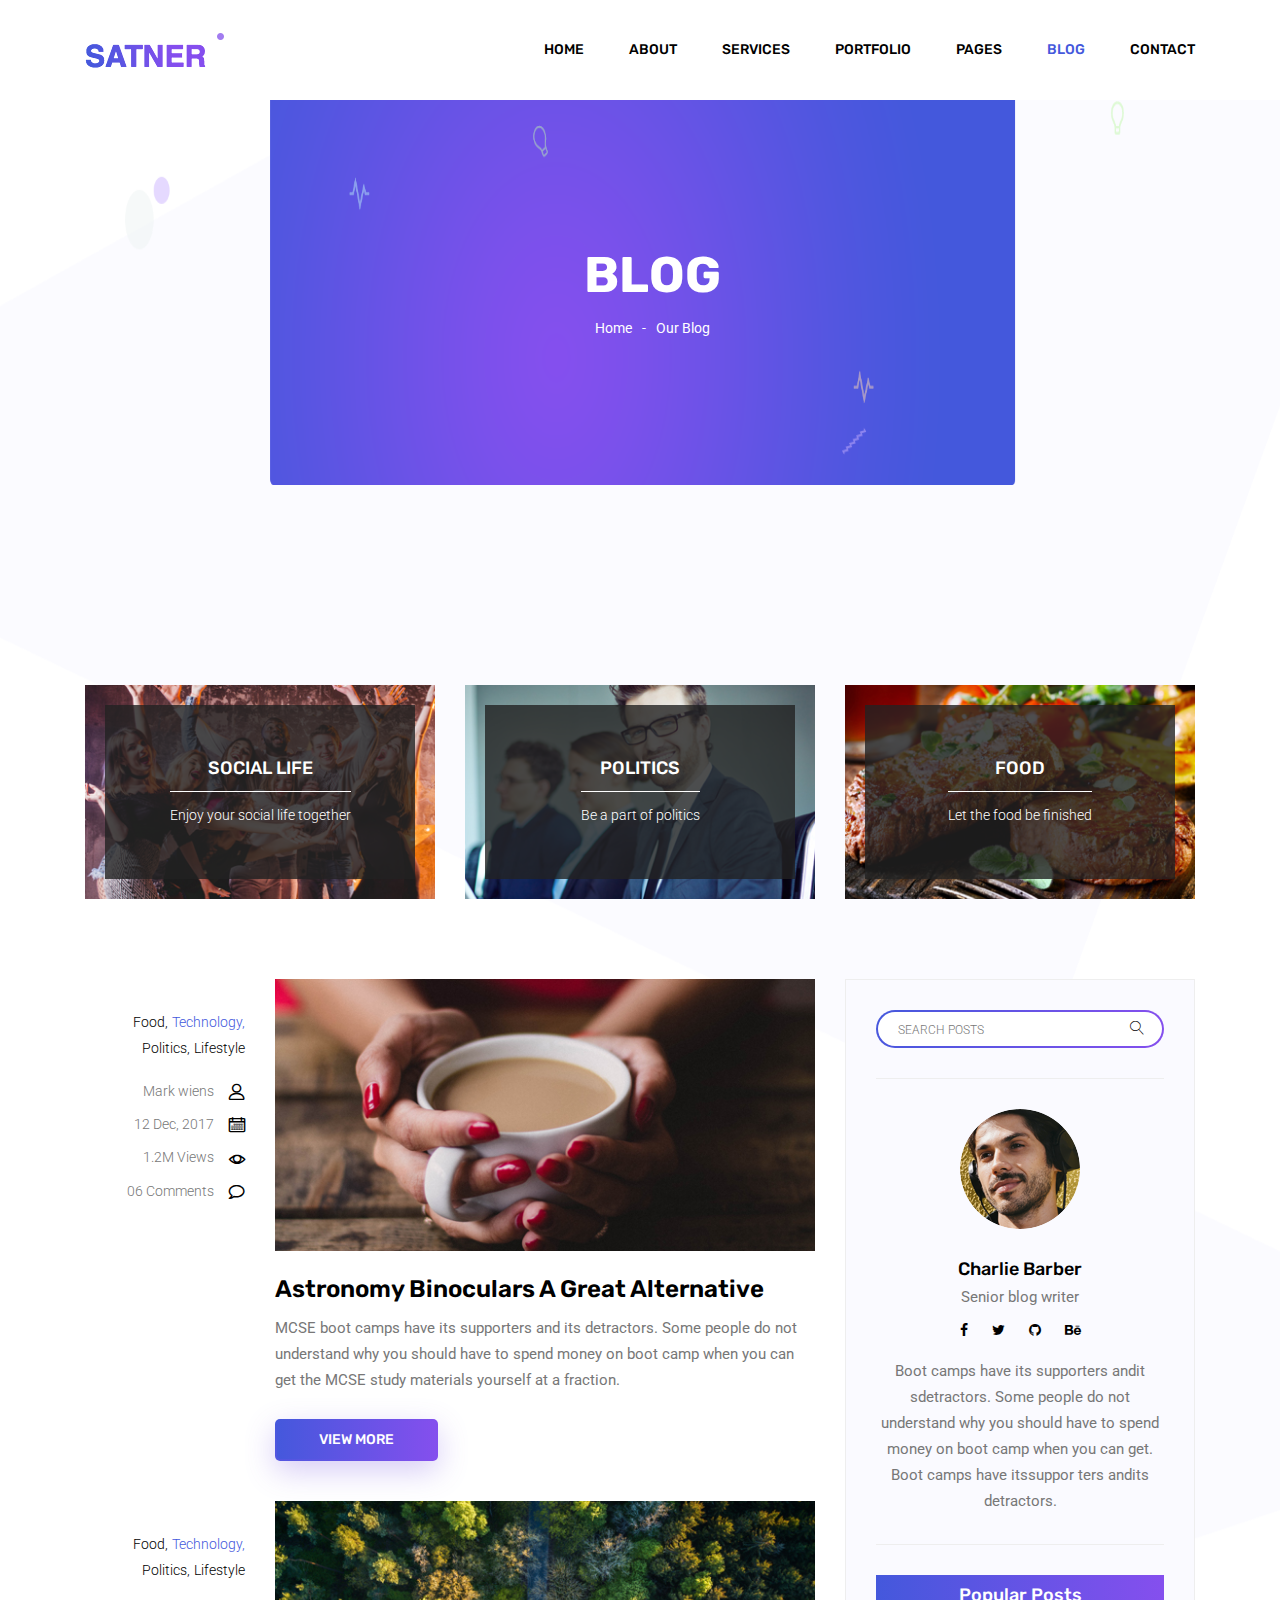
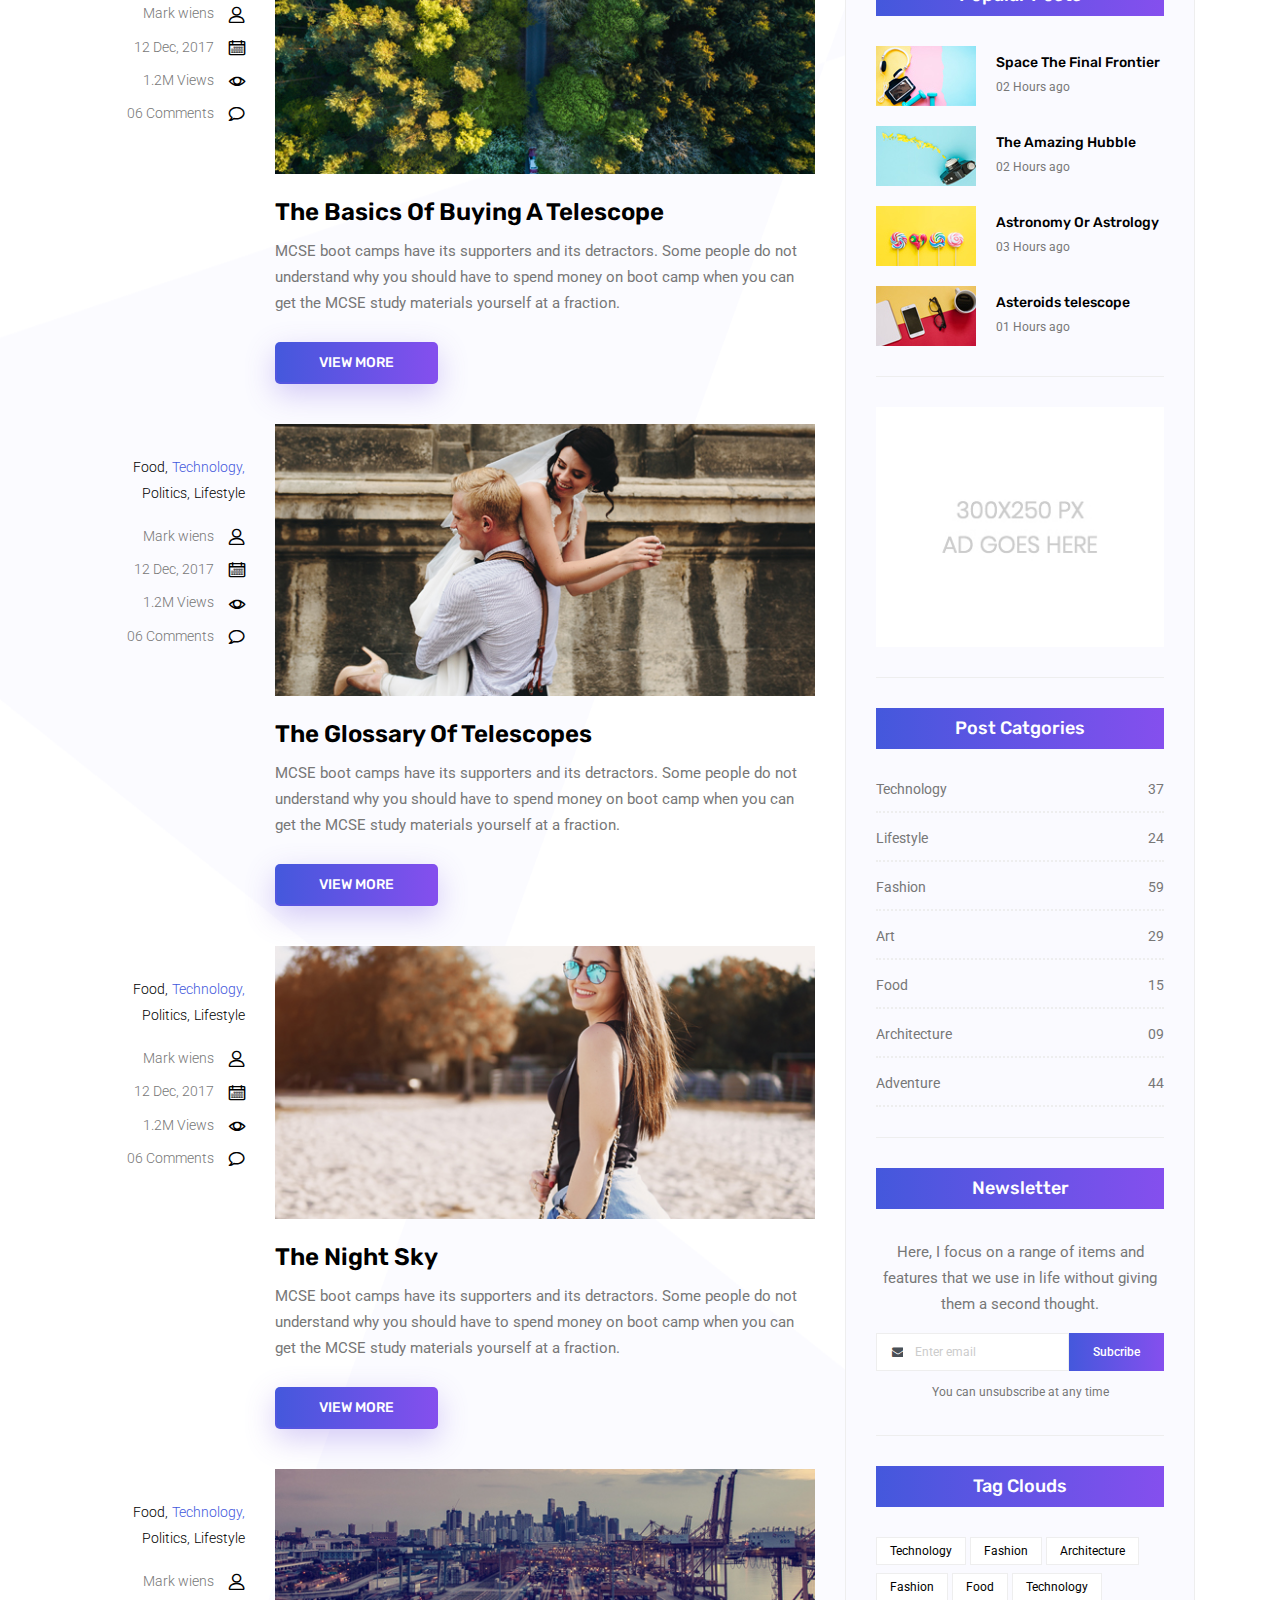
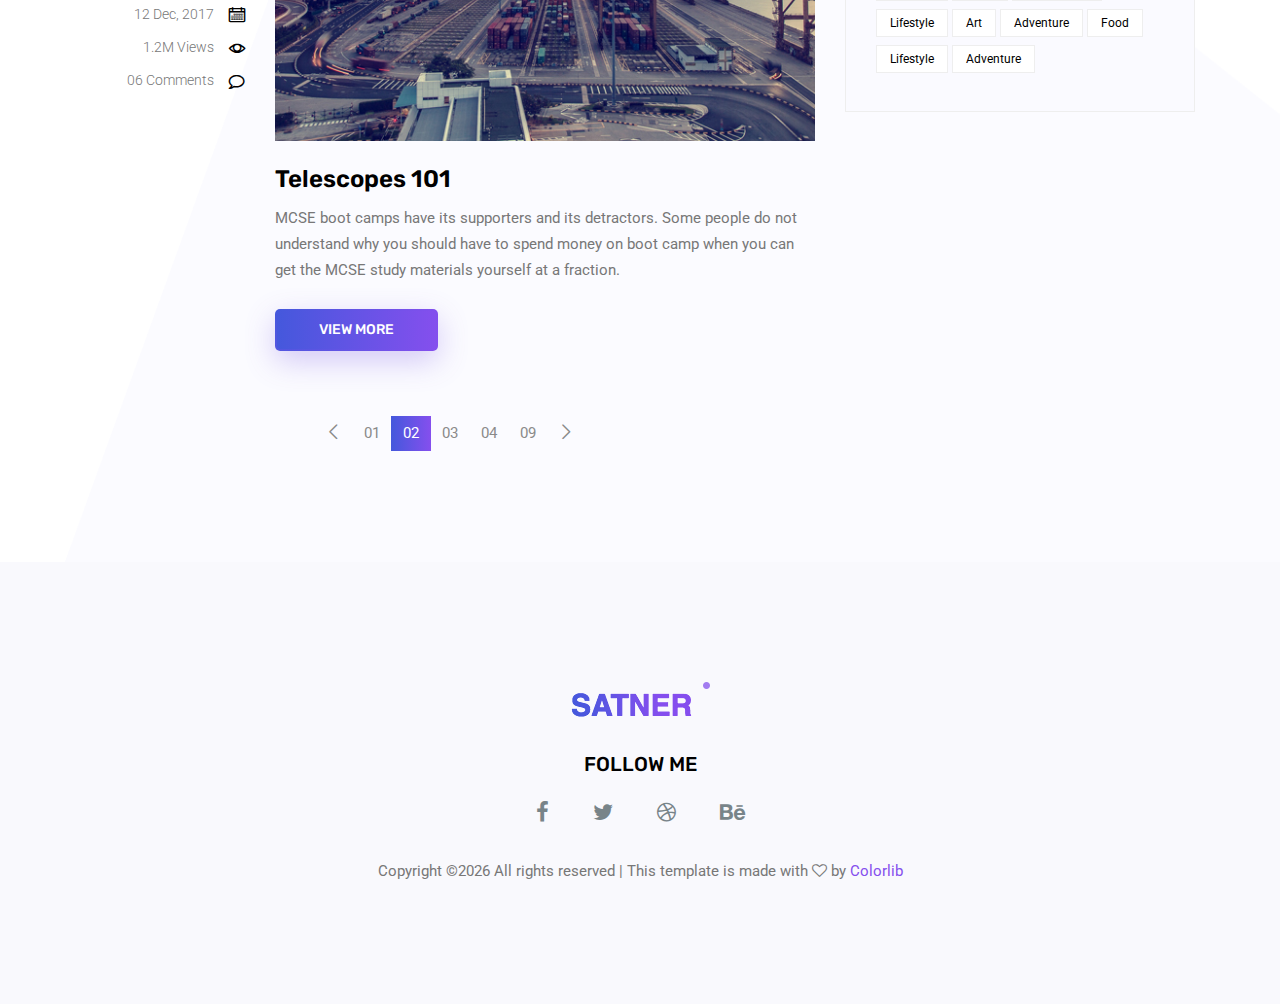
<file: blog.html>
<!doctype html>
<html lang="en">

<head>
	<!-- Required meta tags -->
	<meta charset="utf-8">
	<meta name="viewport" content="width=device-width, initial-scale=1, shrink-to-fit=no">
	<link rel="icon" href="img/favicon.png" type="image/png">
	<title>Blog</title>
	<!-- Bootstrap CSS -->
	<link rel="stylesheet" href="css/bootstrap.css">
	<link rel="stylesheet" href="vendors/linericon/style.css">
	<link rel="stylesheet" href="css/font-awesome.min.css">
	<link rel="stylesheet" href="vendors/owl-carousel/owl.carousel.min.css">
	<link rel="stylesheet" href="css/magnific-popup.css">
	<link rel="stylesheet" href="vendors/nice-select/css/nice-select.css">
	<!-- main css -->
	<link rel="stylesheet" href="css/style.css">
</head>

<body class="blog_version">

	<!--================ Start Header Area =================-->
	<header class="header_area">
		<div class="main_menu">
			<nav class="navbar navbar-expand-lg navbar-light">
				<div class="container">
					<!-- Brand and toggle get grouped for better mobile display -->
					<a class="navbar-brand logo_h" href="index.html"><img src="img/logo.png" alt=""></a>
					<button class="navbar-toggler" type="button" data-toggle="collapse" data-target="#navbarSupportedContent"
					 aria-controls="navbarSupportedContent" aria-expanded="false" aria-label="Toggle navigation">
						<span class="icon-bar"></span>
						<span class="icon-bar"></span>
						<span class="icon-bar"></span>
					</button>
					<!-- Collect the nav links, forms, and other content for toggling -->
					<div class="collapse navbar-collapse offset" id="navbarSupportedContent">
						<ul class="nav navbar-nav menu_nav justify-content-end">
							<li class="nav-item"><a class="nav-link" href="index.html">Home</a></li>
							<li class="nav-item"><a class="nav-link" href="about.html">About</a></li>
							<li class="nav-item"><a class="nav-link" href="services.html">Services</a></li>
							<li class="nav-item"><a class="nav-link" href="portfolio.html">Portfolio</a></li>
							<li class="nav-item submenu dropdown">
								<a href="#" class="nav-link dropdown-toggle" data-toggle="dropdown" role="button" aria-haspopup="true"
								 aria-expanded="false">Pages</a>
								<ul class="dropdown-menu">
                                    <li class="nav-item"><a class="nav-link" href="elements.html">Elements</a></li>
                                    <li class="nav-item"><a class="nav-link" href="portfolio-details.html">Portfolio Details</a></li>
								</ul>
							</li>
							<li class="nav-item submenu dropdown active">
								<a href="#" class="nav-link dropdown-toggle" data-toggle="dropdown" role="button" aria-haspopup="true"
								 aria-expanded="false">Blog</a>
								<ul class="dropdown-menu">
									<li class="nav-item"><a class="nav-link" href="blog.html">Blog</a></li>
									<li class="nav-item"><a class="nav-link" href="single-blog.html">Blog Details</a></li>
								</ul>
							</li>
							<li class="nav-item"><a class="nav-link" href="contact.html">Contact</a></li>
						</ul>
					</div>
				</div>
			</nav>
		</div>
	</header>
	<!--================ End Header Area =================-->

    <!--================ Start Banner Area =================-->
    <section class="banner_area">
        <div class="banner_inner d-flex align-items-center">
            <div class="container">
                <div class="banner_content text-center">
                    <h2>Blog</h2>
                    <div class="page_link">
                        <a href="index.html">Home</a>
                        <a href="blog.html">Our Blog</a>
                    </div>
                </div>
            </div>
        </div>
    </section>
    <!--================ End Banner Area =================-->
        
    <!--================Blog Categorie Area =================-->
    <section class="blog_categorie_area section_gap_top">
        <div class="container">
            <div class="row">
                <div class="col-lg-4">
                    <div class="categories_post">
                        <img src="img/blog/cat-post/cat-post-3.jpg" alt="post">
                        <div class="categories_details">
                            <div class="categories_text">
                                <a href="single-blog.html"><h5>Social Life</h5></a>
                                <div class="border_line"></div>
                                <p>Enjoy your social life together</p>
                            </div>
                        </div>
                    </div>
                </div>
                <div class="col-lg-4">
                    <div class="categories_post">
                        <img src="img/blog/cat-post/cat-post-2.jpg" alt="post">
                        <div class="categories_details">
                            <div class="categories_text">
                                <a href="single-blog.html"><h5>Politics</h5></a>
                                <div class="border_line"></div>
                                <p>Be a part of politics</p>
                            </div>
                        </div>
                    </div>
                </div>
                <div class="col-lg-4">
                    <div class="categories_post">
                        <img src="img/blog/cat-post/cat-post-1.jpg" alt="post">
                        <div class="categories_details">
                            <div class="categories_text">
                                <a href="single-blog.html"><h5>Food</h5></a>
                                <div class="border_line"></div>
                                <p>Let the food be finished</p>
                            </div>
                        </div>
                    </div>
                </div>
            </div>
        </div>
    </section>
    <!--================Blog Categorie Area =================-->
    
    <!--================Blog Area =================-->
    <section class="blog_area">
        <div class="container">
            <div class="row">
                <div class="col-lg-8">
                    <div class="blog_left_sidebar">
                        <article class="row blog_item">
                            <div class="col-md-3">
                                <div class="blog_info text-right">
                                    <div class="post_tag">
                                        <a href="#">Food,</a>
                                        <a class="active" href="#">Technology,</a>
                                        <a href="#">Politics,</a>
                                        <a href="#">Lifestyle</a>
                                    </div>
                                    <ul class="blog_meta list">
                                        <li><a href="#">Mark wiens<i class="lnr lnr-user"></i></a></li>
                                        <li><a href="#">12 Dec, 2017<i class="lnr lnr-calendar-full"></i></a></li>
                                        <li><a href="#">1.2M Views<i class="lnr lnr-eye"></i></a></li>
                                        <li><a href="#">06 Comments<i class="lnr lnr-bubble"></i></a></li>
                                    </ul>
                                </div>
                            </div>
                            <div class="col-md-9">
                                <div class="blog_post">
                                    <img src="img/blog/main-blog/m-blog-1.jpg" alt="">
                                    <div class="blog_details">
                                        <a href="single-blog.html"><h2>Astronomy Binoculars A Great Alternative</h2></a>
                                        <p>MCSE boot camps have its supporters and its detractors. Some people do not understand why you should have to spend money on boot camp when you can get the MCSE study materials yourself at a fraction.</p>
                                        <a href="single-blog.html" class="primary_btn"><span>View More</span></a>
                                    </div>
                                </div>
                            </div>
                        </article>
                        <article class="row blog_item">
                            <div class="col-md-3">
                                <div class="blog_info text-right">
                                    <div class="post_tag">
                                        <a href="#">Food,</a>
                                        <a class="active" href="#">Technology,</a>
                                        <a href="#">Politics,</a>
                                        <a href="#">Lifestyle</a>
                                    </div>
                                    <ul class="blog_meta list">
                                        <li><a href="#">Mark wiens<i class="lnr lnr-user"></i></a></li>
                                        <li><a href="#">12 Dec, 2017<i class="lnr lnr-calendar-full"></i></a></li>
                                        <li><a href="#">1.2M Views<i class="lnr lnr-eye"></i></a></li>
                                        <li><a href="#">06 Comments<i class="lnr lnr-bubble"></i></a></li>
                                    </ul>
                                </div>
                            </div>
                            <div class="col-md-9">
                                <div class="blog_post">
                                    <img src="img/blog/main-blog/m-blog-2.jpg" alt="">
                                    <div class="blog_details">
                                        <a href="single-blog.html"><h2>The Basics Of Buying A Telescope</h2></a>
                                        <p>MCSE boot camps have its supporters and its detractors. Some people do not understand why you should have to spend money on boot camp when you can get the MCSE study materials yourself at a fraction.</p>
                                        <a href="single-blog.html" class="primary_btn"><span>View More</span></a>
                                    </div>
                                </div>
                            </div>
                        </article>
                        <article class="row blog_item">
                            <div class="col-md-3">
                                <div class="blog_info text-right">
                                    <div class="post_tag">
                                        <a href="#">Food,</a>
                                        <a class="active" href="#">Technology,</a>
                                        <a href="#">Politics,</a>
                                        <a href="#">Lifestyle</a>
                                    </div>
                                    <ul class="blog_meta list">
                                        <li><a href="#">Mark wiens<i class="lnr lnr-user"></i></a></li>
                                        <li><a href="#">12 Dec, 2017<i class="lnr lnr-calendar-full"></i></a></li>
                                        <li><a href="#">1.2M Views<i class="lnr lnr-eye"></i></a></li>
                                        <li><a href="#">06 Comments<i class="lnr lnr-bubble"></i></a></li>
                                    </ul>
                                </div>
                            </div>
                            <div class="col-md-9">
                                <div class="blog_post">
                                    <img src="img/blog/main-blog/m-blog-3.jpg" alt="">
                                    <div class="blog_details">
                                        <a href="single-blog.html"><h2>The Glossary Of Telescopes</h2></a>
                                        <p>MCSE boot camps have its supporters and its detractors. Some people do not understand why you should have to spend money on boot camp when you can get the MCSE study materials yourself at a fraction.</p>
                                        <a href="single-blog.html" class="primary_btn"><span>View More</span></a>
                                    </div>
                                </div>
                            </div>
                        </article>
                        <article class="row blog_item">
                            <div class="col-md-3">
                                <div class="blog_info text-right">
                                    <div class="post_tag">
                                        <a href="#">Food,</a>
                                        <a class="active" href="#">Technology,</a>
                                        <a href="#">Politics,</a>
                                        <a href="#">Lifestyle</a>
                                    </div>
                                    <ul class="blog_meta list">
                                        <li><a href="#">Mark wiens<i class="lnr lnr-user"></i></a></li>
                                        <li><a href="#">12 Dec, 2017<i class="lnr lnr-calendar-full"></i></a></li>
                                        <li><a href="#">1.2M Views<i class="lnr lnr-eye"></i></a></li>
                                        <li><a href="#">06 Comments<i class="lnr lnr-bubble"></i></a></li>
                                    </ul>
                                </div>
                            </div>
                            <div class="col-md-9">
                                <div class="blog_post">
                                    <img src="img/blog/main-blog/m-blog-4.jpg" alt="">
                                    <div class="blog_details">
                                        <a href="single-blog.html"><h2>The Night Sky</h2></a>
                                        <p>MCSE boot camps have its supporters and its detractors. Some people do not understand why you should have to spend money on boot camp when you can get the MCSE study materials yourself at a fraction.</p>
                                        <a href="single-blog.html" class="primary_btn"><span>View More</span></a>
                                    </div>
                                </div>
                            </div>
                        </article>
                        <article class="row blog_item">
                            <div class="col-md-3">
                                <div class="blog_info text-right">
                                    <div class="post_tag">
                                        <a href="#">Food,</a>
                                        <a class="active" href="#">Technology,</a>
                                        <a href="#">Politics,</a>
                                        <a href="#">Lifestyle</a>
                                    </div>
                                    <ul class="blog_meta list">
                                        <li><a href="#">Mark wiens<i class="lnr lnr-user"></i></a></li>
                                        <li><a href="#">12 Dec, 2017<i class="lnr lnr-calendar-full"></i></a></li>
                                        <li><a href="#">1.2M Views<i class="lnr lnr-eye"></i></a></li>
                                        <li><a href="#">06 Comments<i class="lnr lnr-bubble"></i></a></li>
                                    </ul>
                                </div>
                            </div>
                            <div class="col-md-9">
                                <div class="blog_post">
                                    <img src="img/blog/main-blog/m-blog-5.jpg" alt="">
                                    <div class="blog_details">
                                        <a href="single-blog.html"><h2>Telescopes 101</h2></a>
                                        <p>MCSE boot camps have its supporters and its detractors. Some people do not understand why you should have to spend money on boot camp when you can get the MCSE study materials yourself at a fraction.</p>
                                        <a href="single-blog.html" class="primary_btn"><span>View More</span></a>
                                    </div>
                                </div>
                            </div>
                        </article>
                        <nav class="blog-pagination justify-content-center d-flex">
                            <ul class="pagination">
                                <li class="page-item">
                                    <a href="#" class="page-link" aria-label="Previous">
                                        <span aria-hidden="true">
                                            <span class="lnr lnr-chevron-left"></span>
                                        </span>
                                    </a>
                                </li>
                                <li class="page-item"><a href="#" class="page-link">01</a></li>
                                <li class="page-item active"><a href="#" class="page-link">02</a></li>
                                <li class="page-item"><a href="#" class="page-link">03</a></li>
                                <li class="page-item"><a href="#" class="page-link">04</a></li>
                                <li class="page-item"><a href="#" class="page-link">09</a></li>
                                <li class="page-item">
                                    <a href="#" class="page-link" aria-label="Next">
                                        <span aria-hidden="true">
                                            <span class="lnr lnr-chevron-right"></span>
                                        </span>
                                    </a>
                                </li>
                            </ul>
                        </nav>
                    </div>
                </div>
                <div class="col-lg-4">
                    <div class="blog_right_sidebar">
                        <aside class="single_sidebar_widget search_widget">
                            <div class="input-group">
                                <input type="text" class="form-control" placeholder="Search Posts">
                                <span class="input-group-btn">
                                    <button class="btn btn-default" type="button"><i class="lnr lnr-magnifier"></i></button>
                                </span>
                            </div><!-- /input-group -->
                            <div class="br"></div>
                        </aside>
                        <aside class="single_sidebar_widget author_widget">
                            <img class="author_img rounded-circle" src="img/blog/author.png" alt="">
                            <h4>Charlie Barber</h4>
                            <p>Senior blog writer</p>
                            <div class="social_icon">
                                <a href="#"><i class="fa fa-facebook"></i></a>
                                <a href="#"><i class="fa fa-twitter"></i></a>
                                <a href="#"><i class="fa fa-github"></i></a>
                                <a href="#"><i class="fa fa-behance"></i></a>
                            </div>
                            <p>Boot camps have its supporters andit sdetractors. Some people do not understand why you should have to spend money on boot camp when you can get. Boot camps have itssuppor ters andits detractors.</p>
                            <div class="br"></div>
                        </aside>
                        <aside class="single_sidebar_widget popular_post_widget">
                            <h3 class="widget_title">Popular Posts</h3>
                            <div class="media post_item">
                                <img src="img/blog/popular-post/post1.jpg" alt="post">
                                <div class="media-body">
                                    <a href="single-blog.html"><h3>Space The Final Frontier</h3></a>
                                    <p>02 Hours ago</p>
                                </div>
                            </div>
                            <div class="media post_item">
                                <img src="img/blog/popular-post/post2.jpg" alt="post">
                                <div class="media-body">
                                    <a href="single-blog.html"><h3>The Amazing Hubble</h3></a>
                                    <p>02 Hours ago</p>
                                </div>
                            </div>
                            <div class="media post_item">
                                <img src="img/blog/popular-post/post3.jpg" alt="post">
                                <div class="media-body">
                                    <a href="single-blog.html"><h3>Astronomy Or Astrology</h3></a>
                                    <p>03 Hours ago</p>
                                </div>
                            </div>
                            <div class="media post_item">
                                <img src="img/blog/popular-post/post4.jpg" alt="post">
                                <div class="media-body">
                                    <a href="single-blog.html"><h3>Asteroids telescope</h3></a>
                                    <p>01 Hours ago</p>
                                </div>
                            </div>
                            <div class="br"></div>
                        </aside>
                        <aside class="single_sidebar_widget ads_widget">
                            <a href="#"><img class="img-fluid" src="img/blog/add.jpg" alt=""></a>
                            <div class="br"></div>
                        </aside>
                        <aside class="single_sidebar_widget post_category_widget">
                            <h4 class="widget_title">Post Catgories</h4>
                            <ul class="list cat-list">
                                <li>
                                    <a href="#" class="d-flex justify-content-between">
                                        <p>Technology</p>
                                        <p>37</p>
                                    </a>
                                </li>
                                <li>
                                    <a href="#" class="d-flex justify-content-between">
                                        <p>Lifestyle</p>
                                        <p>24</p>
                                    </a>
                                </li>
                                <li>
                                    <a href="#" class="d-flex justify-content-between">
                                        <p>Fashion</p>
                                        <p>59</p>
                                    </a>
                                </li>
                                <li>
                                    <a href="#" class="d-flex justify-content-between">
                                        <p>Art</p>
                                        <p>29</p>
                                    </a>
                                </li>
                                <li>
                                    <a href="#" class="d-flex justify-content-between">
                                        <p>Food</p>
                                        <p>15</p>
                                    </a>
                                </li>
                                <li>
                                    <a href="#" class="d-flex justify-content-between">
                                        <p>Architecture</p>
                                        <p>09</p>
                                    </a>
                                </li>
                                <li>
                                    <a href="#" class="d-flex justify-content-between">
                                        <p>Adventure</p>
                                        <p>44</p>
                                    </a>
                                </li>															
                            </ul>
                            <div class="br"></div>
                        </aside>
                        <aside class="single-sidebar-widget newsletter_widget">
                            <h4 class="widget_title">Newsletter</h4>
                            <p>
                            Here, I focus on a range of items and features that we use in life without
                            giving them a second thought.
                            </p>
                            <div class="form-group d-flex flex-row">
                                <div class="input-group">
                                    <div class="input-group-prepend">
                                        <div class="input-group-text"><i class="fa fa-envelope" aria-hidden="true"></i></div>
                                    </div>
                                    <input type="text" class="form-control" id="inlineFormInputGroup" placeholder="Enter email" onfocus="this.placeholder = ''" onblur="this.placeholder = 'Enter email'">
                                </div>
                                <a href="#" class="bbtns">Subcribe</a>
                            </div>	
                            <p class="text-bottom">You can unsubscribe at any time</p>	
                            <div class="br"></div>							
                        </aside>
                        <aside class="single-sidebar-widget tag_cloud_widget">
                            <h4 class="widget_title">Tag Clouds</h4>
                            <ul class="list">
                                <li><a href="#">Technology</a></li>
                                <li><a href="#">Fashion</a></li>
                                <li><a href="#">Architecture</a></li>
                                <li><a href="#">Fashion</a></li>
                                <li><a href="#">Food</a></li>
                                <li><a href="#">Technology</a></li>
                                <li><a href="#">Lifestyle</a></li>
                                <li><a href="#">Art</a></li>
                                <li><a href="#">Adventure</a></li>
                                <li><a href="#">Food</a></li>
                                <li><a href="#">Lifestyle</a></li>
                                <li><a href="#">Adventure</a></li>
                            </ul>
                        </aside>
                    </div>
                </div>
            </div>
        </div>
    </section>
    <!--================Blog Area =================-->
    
    <!--================Footer Area =================-->
	<footer class="footer_area">
        <div class="container">
            <div class="row justify-content-center">
                <div class="col-lg-12">
                    <div class="footer_top flex-column">
                        <div class="footer_logo">
                            <a href="#">
                                <img src="img/logo.png" alt="">
                            </a>
                            <h4>Follow Me</h4>
                        </div>
                        <div class="footer_social">
                            <a href="#"><i class="fa fa-facebook"></i></a>
                            <a href="#"><i class="fa fa-twitter"></i></a>
                            <a href="#"><i class="fa fa-dribbble"></i></a>
                            <a href="#"><i class="fa fa-behance"></i></a>
                        </div>
                    </div>
                </div>
            </div>
            <div class="row footer_bottom justify-content-center">
                <p class="col-lg-8 col-sm-12 footer-text">
                    <!-- Link back to Colorlib can't be removed. Template is licensed under CC BY 3.0. -->
Copyright &copy;<script>document.write(new Date().getFullYear());</script> All rights reserved | This template is made with <i class="fa fa-heart-o" aria-hidden="true"></i> by <a href="https://colorlib.com" target="_blank">Colorlib</a>
<!-- Link back to Colorlib can't be removed. Template is licensed under CC BY 3.0. --></p>
            </div>
        </div>
    </footer>
    <!--================End Footer Area =================-->
   
    <!-- Optional JavaScript -->
    <!-- jQuery first, then Popper.js, then Bootstrap JS -->
    <script src="js/jquery-3.2.1.min.js"></script>
    <script src="js/popper.js"></script>
    <script src="js/bootstrap.min.js"></script>
    <script src="js/stellar.js"></script>
    <script src="vendors/lightbox/simpleLightbox.min.js"></script>
    <script src="vendors/nice-select/js/jquery.nice-select.min.js"></script>
    <script src="vendors/isotope/imagesloaded.pkgd.min.js"></script>
    <script src="vendors/isotope/isotope-min.js"></script>
    <script src="vendors/owl-carousel/owl.carousel.min.js"></script>
    <script src="js/jquery.ajaxchimp.min.js"></script>
    <script src="js/mail-script.js"></script>
    <script src="js/theme.js"></script>
</body>
</html>
</file>
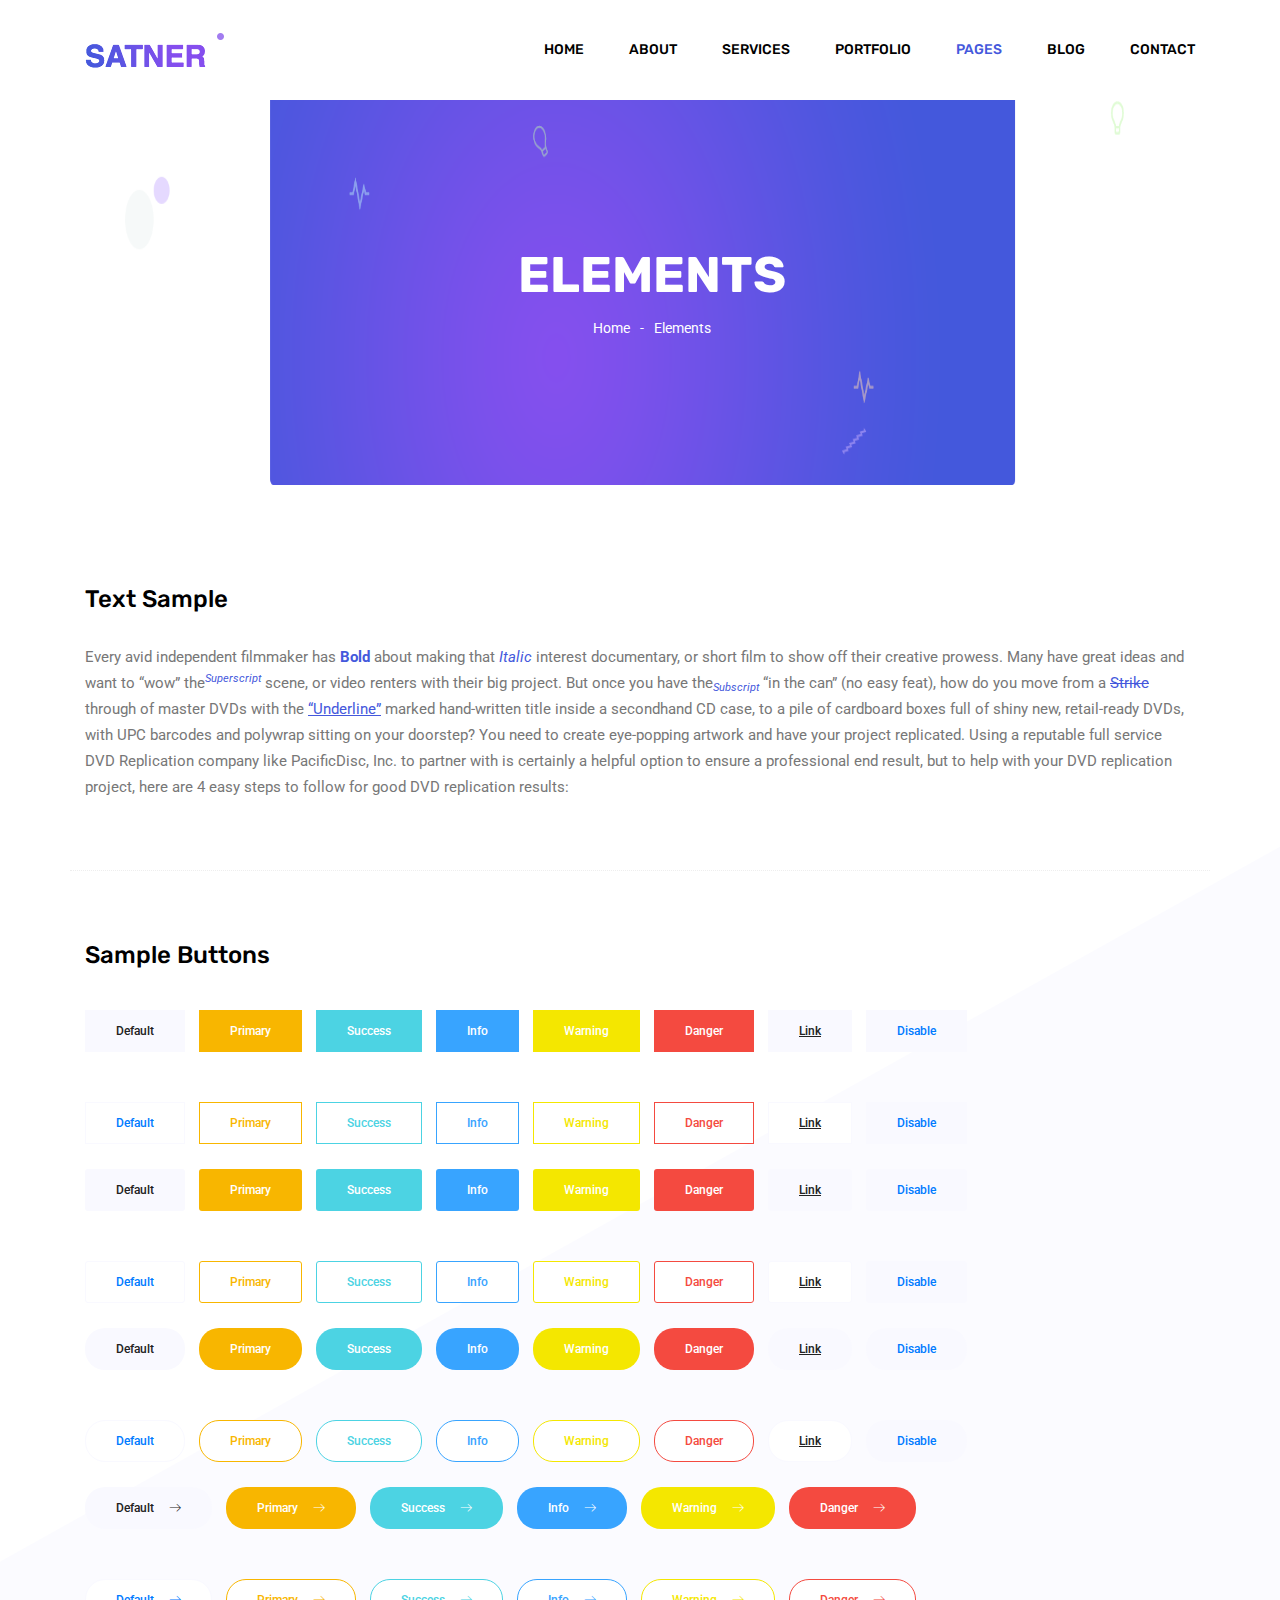
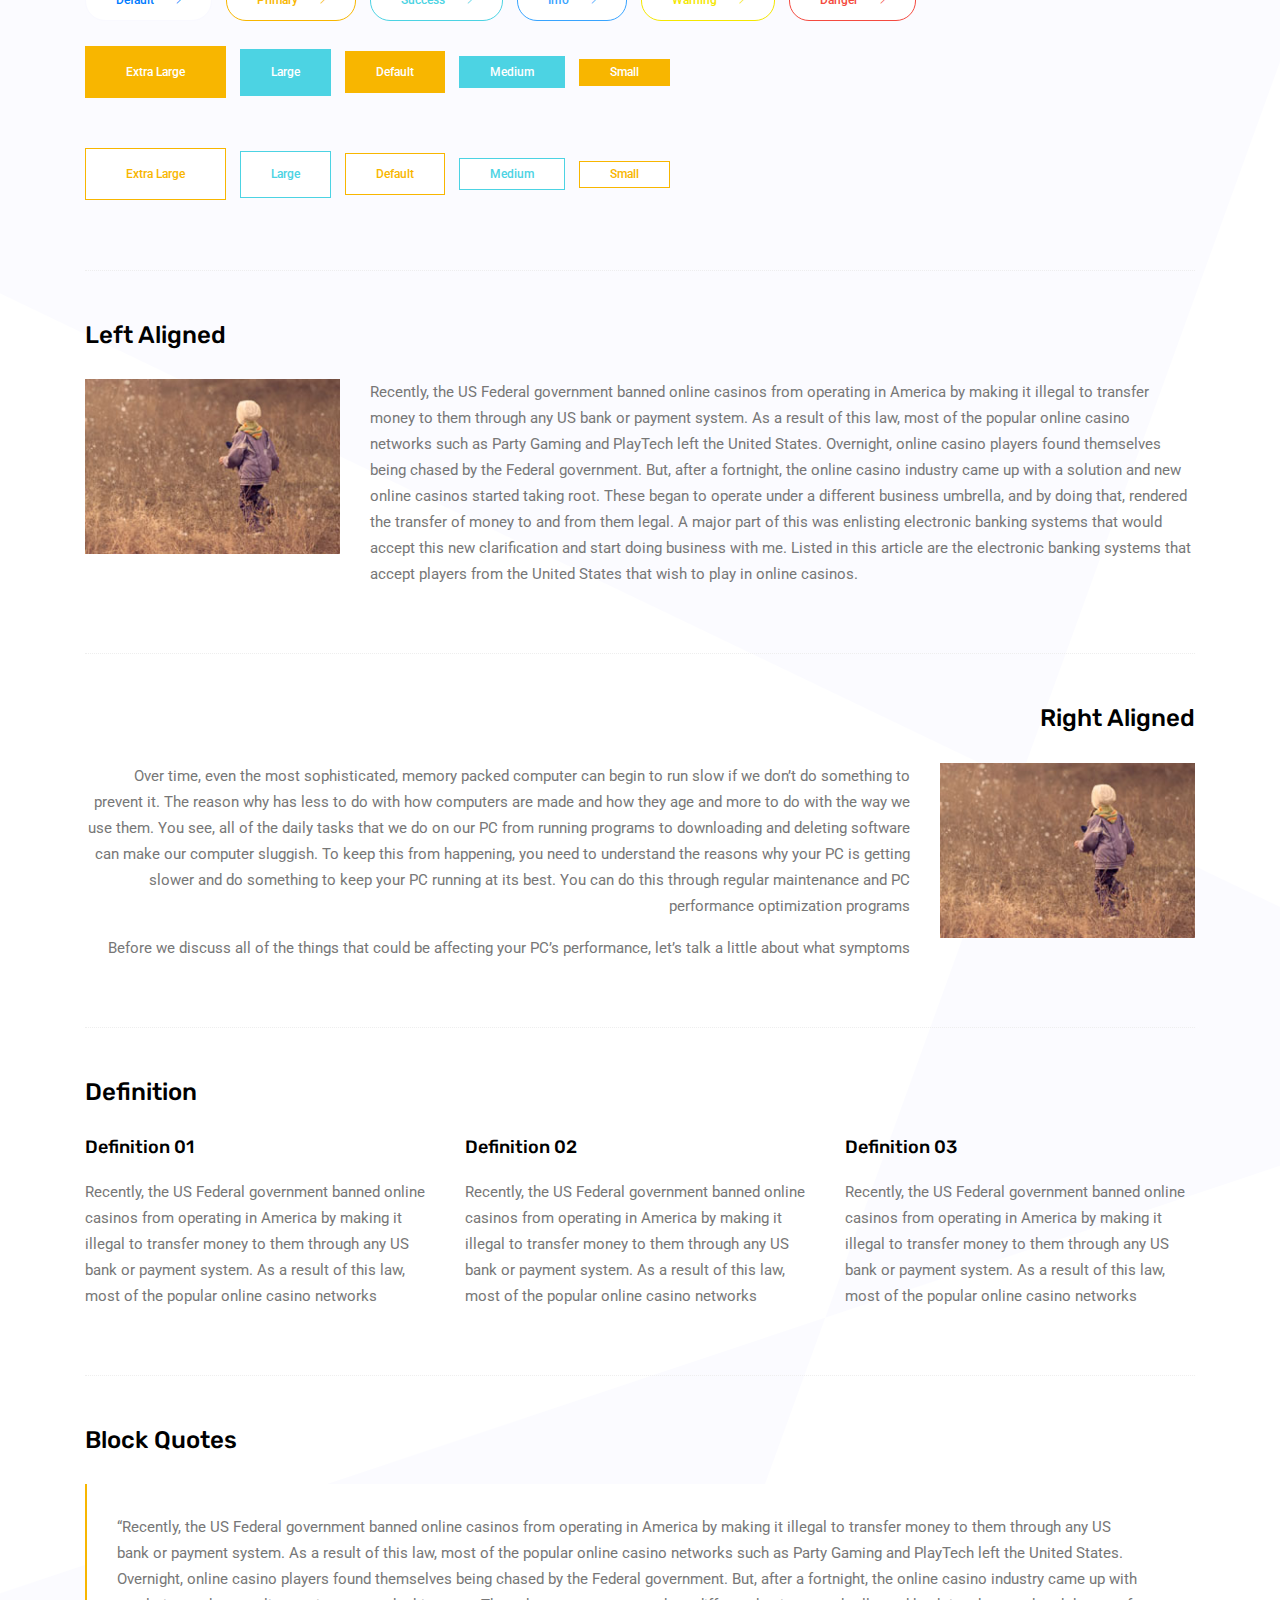
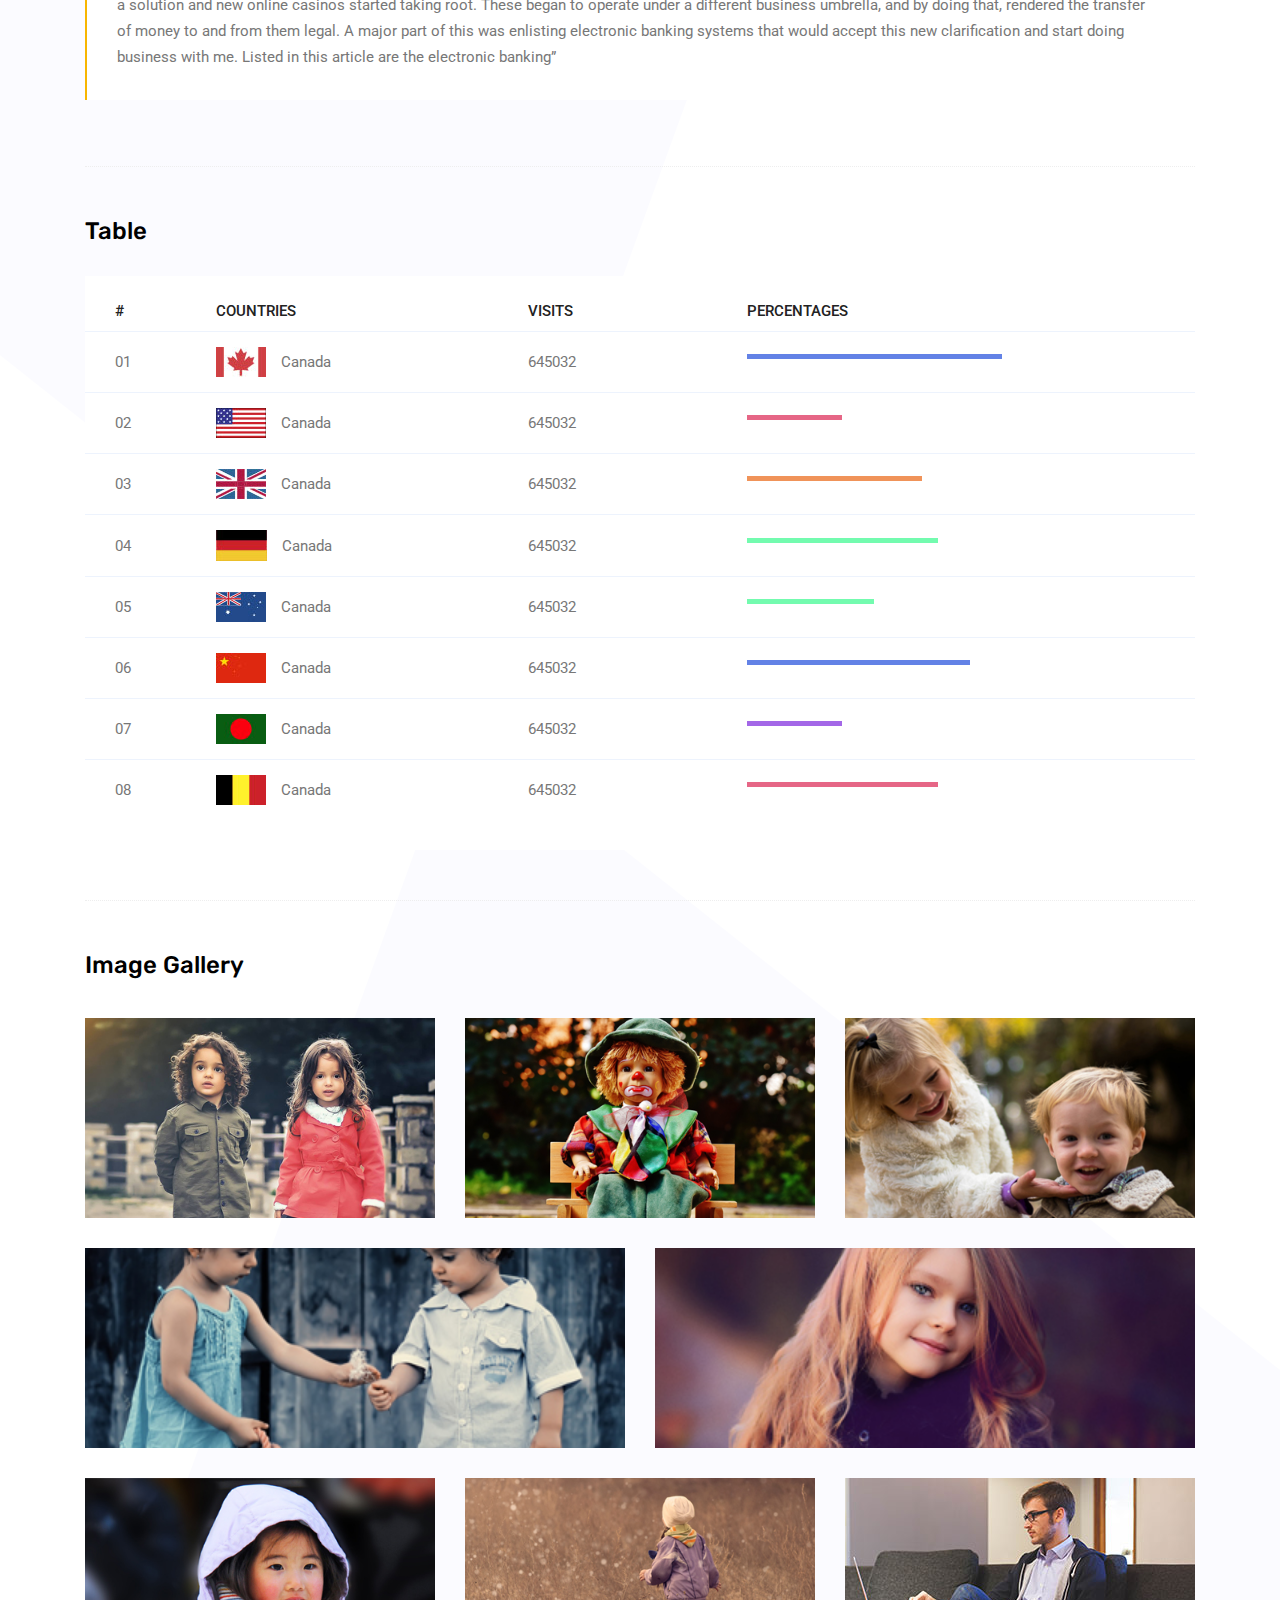
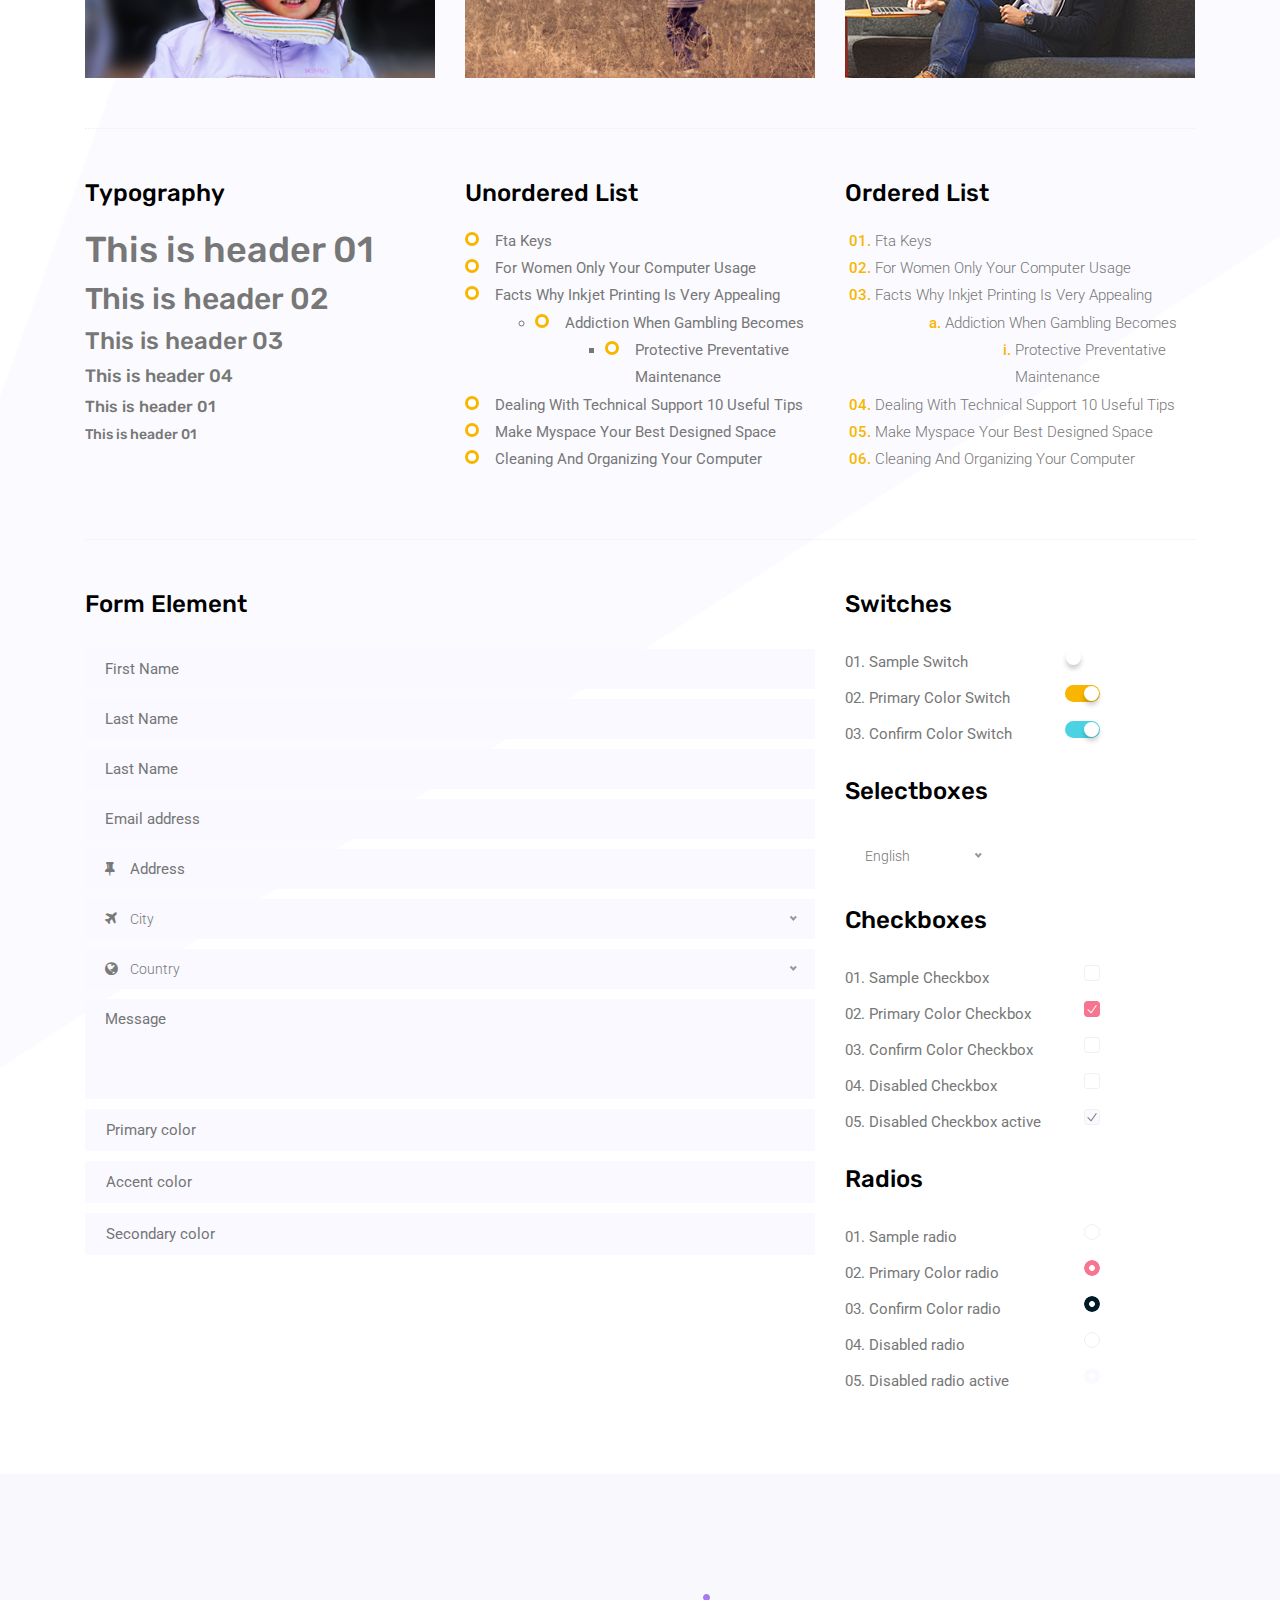
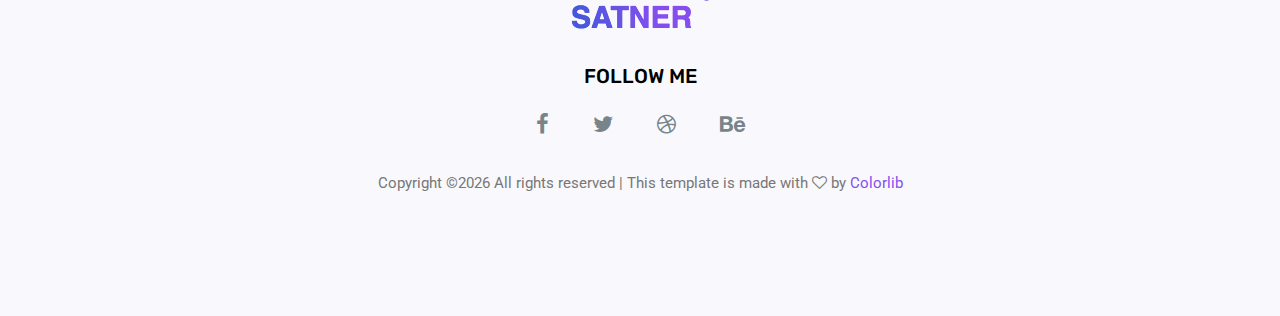
<file: elements.html>
<!doctype html>
<html lang="en">

<head>
	<!-- Required meta tags -->
	<meta charset="utf-8">
	<meta name="viewport" content="width=device-width, initial-scale=1, shrink-to-fit=no">
	<link rel="icon" href="img/favicon.png" type="image/png">
	<title>Elements</title>
	<!-- Bootstrap CSS -->
	<link rel="stylesheet" href="css/bootstrap.css">
	<link rel="stylesheet" href="vendors/linericon/style.css">
	<link rel="stylesheet" href="css/font-awesome.min.css">
	<link rel="stylesheet" href="vendors/owl-carousel/owl.carousel.min.css">
	<link rel="stylesheet" href="css/magnific-popup.css">
	<link rel="stylesheet" href="vendors/nice-select/css/nice-select.css">
	<!-- main css -->
	<link rel="stylesheet" href="css/style.css">
</head>

<body class="blog_version">

	<!--================ Start Header Area =================-->
	<header class="header_area">
		<div class="main_menu">
			<nav class="navbar navbar-expand-lg navbar-light">
				<div class="container">
					<!-- Brand and toggle get grouped for better mobile display -->
					<a class="navbar-brand logo_h" href="index.html"><img src="img/logo.png" alt=""></a>
					<button class="navbar-toggler" type="button" data-toggle="collapse" data-target="#navbarSupportedContent"
					 aria-controls="navbarSupportedContent" aria-expanded="false" aria-label="Toggle navigation">
						<span class="icon-bar"></span>
						<span class="icon-bar"></span>
						<span class="icon-bar"></span>
					</button>
					<!-- Collect the nav links, forms, and other content for toggling -->
					<div class="collapse navbar-collapse offset" id="navbarSupportedContent">
						<ul class="nav navbar-nav menu_nav justify-content-end">
							<li class="nav-item"><a class="nav-link" href="index.html">Home</a></li>
							<li class="nav-item"><a class="nav-link" href="about.html">About</a></li>
							<li class="nav-item"><a class="nav-link" href="services.html">Services</a></li>
							<li class="nav-item"><a class="nav-link" href="portfolio.html">Portfolio</a></li>
							<li class="nav-item submenu dropdown active">
								<a href="#" class="nav-link dropdown-toggle" data-toggle="dropdown" role="button" aria-haspopup="true"
								 aria-expanded="false">Pages</a>
								<ul class="dropdown-menu">
                                    <li class="nav-item"><a class="nav-link" href="elements.html">Elements</a></li>
                                    <li class="nav-item"><a class="nav-link" href="portfolio-details.html">Portfolio Details</a></li>
								</ul>
							</li>
							<li class="nav-item submenu dropdown">
								<a href="#" class="nav-link dropdown-toggle" data-toggle="dropdown" role="button" aria-haspopup="true"
								 aria-expanded="false">Blog</a>
								<ul class="dropdown-menu">
									<li class="nav-item"><a class="nav-link" href="blog.html">Blog</a></li>
									<li class="nav-item"><a class="nav-link" href="single-blog.html">Blog Details</a></li>
								</ul>
							</li>
							<li class="nav-item"><a class="nav-link" href="contact.html">Contact</a></li>
						</ul>
					</div>
				</div>
			</nav>
		</div>
	</header>
	<!--================ End Header Area =================-->

    <!--================ Start Banner Area =================-->
    <section class="banner_area">
        <div class="banner_inner d-flex align-items-center">
            <div class="container">
                <div class="banner_content text-center">
                    <h2>Elements</h2>
                    <div class="page_link">
                        <a href="index.html">Home</a>
                        <a href="elements.html">Elements</a>
                    </div>
                </div>
            </div>
        </div>
    </section>
    <!--================ End Banner Area =================-->
        
	<!-- Start Sample Area -->
	<section class="sample-text-area">
		<div class="container">
			<h3 class="text-heading title_color">Text Sample</h3>
			<p class="sample-text">
				Every avid independent filmmaker has <b>Bold</b> about making that <i>Italic</i> interest documentary, or short film to show off their creative prowess. Many have great ideas and want to “wow” the<sup>Superscript</sup> scene, or video renters with their big project.  But once you have the<sub>Subscript</sub> “in the can” (no easy feat), how do you move from a <del>Strike</del> through of master DVDs with the <u>“Underline”</u> marked hand-written title inside a secondhand CD case, to a pile of cardboard boxes full of shiny new, retail-ready DVDs, with UPC barcodes and polywrap sitting on your doorstep?  You need to create eye-popping artwork and have your project replicated. Using a reputable full service DVD Replication company like PacificDisc, Inc. to partner with is certainly a helpful option to ensure a professional end result, but to help with your DVD replication project, here are 4 easy steps to follow for good DVD replication results: 

			</p>
		</div>
	</section>
	<!-- End Sample Area -->

	<!-- Start Button -->
	<section class="button-area">
		<div class="container border-top-generic">
			<h3 class="text-heading title_color">Sample Buttons</h3>
			<div class="button-group-area">
				<a href="#" class="genric-btn default">Default</a>
				<a href="#" class="genric-btn primary">Primary</a>
				<a href="#" class="genric-btn success">Success</a>
				<a href="#" class="genric-btn info">Info</a>
				<a href="#" class="genric-btn warning">Warning</a>
				<a href="#" class="genric-btn danger">Danger</a>
				<a href="#" class="genric-btn link">Link</a>
				<a href="#" class="genric-btn disable">Disable</a>
			</div>
			<div class="button-group-area mt-10">
				<a href="#" class="genric-btn default-border">Default</a>
				<a href="#" class="genric-btn primary-border">Primary</a>
				<a href="#" class="genric-btn success-border">Success</a>
				<a href="#" class="genric-btn info-border">Info</a>
				<a href="#" class="genric-btn warning-border">Warning</a>
				<a href="#" class="genric-btn danger-border">Danger</a>
				<a href="#" class="genric-btn link-border">Link</a>
				<a href="#" class="genric-btn disable">Disable</a>
			</div>
			<div class="button-group-area mt-40">
				<a href="#" class="genric-btn default radius">Default</a>
				<a href="#" class="genric-btn primary radius">Primary</a>
				<a href="#" class="genric-btn success radius">Success</a>
				<a href="#" class="genric-btn info radius">Info</a>
				<a href="#" class="genric-btn warning radius">Warning</a>
				<a href="#" class="genric-btn danger radius">Danger</a>
				<a href="#" class="genric-btn link radius">Link</a>
				<a href="#" class="genric-btn disable radius">Disable</a>
			</div>
			<div class="button-group-area mt-10">
				<a href="#" class="genric-btn default-border radius">Default</a>
				<a href="#" class="genric-btn primary-border radius">Primary</a>
				<a href="#" class="genric-btn success-border radius">Success</a>
				<a href="#" class="genric-btn info-border radius">Info</a>
				<a href="#" class="genric-btn warning-border radius">Warning</a>
				<a href="#" class="genric-btn danger-border radius">Danger</a>
				<a href="#" class="genric-btn link-border radius">Link</a>
				<a href="#" class="genric-btn disable radius">Disable</a>
			</div>
			<div class="button-group-area mt-40">
				<a href="#" class="genric-btn default circle">Default</a>
				<a href="#" class="genric-btn primary circle">Primary</a>
				<a href="#" class="genric-btn success circle">Success</a>
				<a href="#" class="genric-btn info circle">Info</a>
				<a href="#" class="genric-btn warning circle">Warning</a>
				<a href="#" class="genric-btn danger circle">Danger</a>
				<a href="#" class="genric-btn link circle">Link</a>
				<a href="#" class="genric-btn disable circle">Disable</a>
			</div>
			<div class="button-group-area mt-10">
				<a href="#" class="genric-btn default-border circle">Default</a>
				<a href="#" class="genric-btn primary-border circle">Primary</a>
				<a href="#" class="genric-btn success-border circle">Success</a>
				<a href="#" class="genric-btn info-border circle">Info</a>
				<a href="#" class="genric-btn warning-border circle">Warning</a>
				<a href="#" class="genric-btn danger-border circle">Danger</a>
				<a href="#" class="genric-btn link-border circle">Link</a>
				<a href="#" class="genric-btn disable circle">Disable</a>
			</div>
			<div class="button-group-area mt-40">
				<a href="#" class="genric-btn default circle arrow">Default<span class="lnr lnr-arrow-right"></span></a>
				<a href="#" class="genric-btn primary circle arrow">Primary<span class="lnr lnr-arrow-right"></span></a>
				<a href="#" class="genric-btn success circle arrow">Success<span class="lnr lnr-arrow-right"></span></a>
				<a href="#" class="genric-btn info circle arrow">Info<span class="lnr lnr-arrow-right"></span></a>
				<a href="#" class="genric-btn warning circle arrow">Warning<span class="lnr lnr-arrow-right"></span></a>
				<a href="#" class="genric-btn danger circle arrow">Danger<span class="lnr lnr-arrow-right"></span></a>
			</div>
			<div class="button-group-area mt-10">
				<a href="#" class="genric-btn default-border circle arrow">Default<span class="lnr lnr-arrow-right"></span></a>
				<a href="#" class="genric-btn primary-border circle arrow">Primary<span class="lnr lnr-arrow-right"></span></a>
				<a href="#" class="genric-btn success-border circle arrow">Success<span class="lnr lnr-arrow-right"></span></a>
				<a href="#" class="genric-btn info-border circle arrow">Info<span class="lnr lnr-arrow-right"></span></a>
				<a href="#" class="genric-btn warning-border circle arrow">Warning<span class="lnr lnr-arrow-right"></span></a>
				<a href="#" class="genric-btn danger-border circle arrow">Danger<span class="lnr lnr-arrow-right"></span></a>
			</div>
			<div class="button-group-area mt-40">
				<a href="#" class="genric-btn primary e-large">Extra Large</a>
				<a href="#" class="genric-btn success large">Large</a>
				<a href="#" class="genric-btn primary">Default</a>
				<a href="#" class="genric-btn success medium">Medium</a>
				<a href="#" class="genric-btn primary small">Small</a>
			</div>
			<div class="button-group-area mt-10">
				<a href="#" class="genric-btn primary-border e-large">Extra Large</a>
				<a href="#" class="genric-btn success-border large">Large</a>
				<a href="#" class="genric-btn primary-border">Default</a>
				<a href="#" class="genric-btn success-border medium">Medium</a>
				<a href="#" class="genric-btn primary-border small">Small</a>
			</div>
		</div>
	</section>
	<!-- End Button -->
	
	<!-- Start Align Area -->
	<div class="whole-wrap">
		<div class="container">
			<div class="section-top-border">
				<h3 class="mb-30 title_color">Left Aligned</h3>
				<div class="row">
					<div class="col-md-3">
						<img src="img/elements/d.jpg" alt="" class="img-fluid">
					</div>
					<div class="col-md-9 mt-sm-20 left-align-p">
						<p>Recently, the US Federal government banned online casinos from operating in America by making it illegal to transfer money to them through any US bank or payment system. As a result of this law, most of the popular online casino networks such as Party Gaming and PlayTech left the United States. Overnight, online casino players found themselves being chased by the Federal government. But, after a fortnight, the online casino industry came up with a solution and new online casinos started taking root. These began to operate under a different business umbrella, and by doing that, rendered the transfer of money to and from them legal. A major part of this was enlisting electronic banking systems that would accept this new clarification and start doing business with me. Listed in this article are the electronic banking systems that accept players from the United States that wish to play in online casinos.</p>
					</div>
				</div>
			</div>
			<div class="section-top-border text-right">
				<h3 class="mb-30 title_color">Right Aligned</h3>
				<div class="row">
					<div class="col-md-9">
						<p class="text-right">Over time, even the most sophisticated, memory packed computer can begin to run slow if we don’t do something to prevent it. The reason why has less to do with how computers are made and how they age and more to do with the way we use them. You see, all of the daily tasks that we do on our PC from running programs to downloading and deleting software can make our computer sluggish. To keep this from happening, you need to understand the reasons why your PC is getting slower and do something to keep your PC running at its best. You can do this through regular maintenance and PC performance optimization programs</p>
						<p class="text-right">Before we discuss all of the things that could be affecting your PC’s performance, let’s talk a little about what symptoms</p>
					</div>
					<div class="col-md-3">
						<img src="img/elements/d.jpg" alt="" class="img-fluid">
					</div>
				</div>
			</div>
			<div class="section-top-border">
				<h3 class="mb-30 title_color">Definition</h3>
				<div class="row">
					<div class="col-md-4">
						<div class="single-defination">
							<h4 class="mb-20">Definition 01</h4>
							<p>Recently, the US Federal government banned online casinos from operating in America by making it illegal to transfer money to them through any US bank or payment system. As a result of this law, most of the popular online casino networks</p>
						</div>
					</div>
					<div class="col-md-4">
						<div class="single-defination">
							<h4 class="mb-20">Definition 02</h4>
							<p>Recently, the US Federal government banned online casinos from operating in America by making it illegal to transfer money to them through any US bank or payment system. As a result of this law, most of the popular online casino networks</p>
						</div>
					</div>
					<div class="col-md-4">
						<div class="single-defination">
							<h4 class="mb-20">Definition 03</h4>
							<p>Recently, the US Federal government banned online casinos from operating in America by making it illegal to transfer money to them through any US bank or payment system. As a result of this law, most of the popular online casino networks</p>
						</div>
					</div>
				</div>
			</div>
			<div class="section-top-border">
				<h3 class="mb-30 title_color">Block Quotes</h3>
				<div class="row">
					<div class="col-lg-12">
						<blockquote class="generic-blockquote">
							“Recently, the US Federal government banned online casinos from operating in America by making it illegal to transfer money to them through any US bank or payment system. As a result of this law, most of the popular online casino networks such as Party Gaming and PlayTech left the United States. Overnight, online casino players found themselves being chased by the Federal government. But, after a fortnight, the online casino industry came up with a solution and new online casinos started taking root. These began to operate under a different business umbrella, and by doing that, rendered the transfer of money to and from them legal. A major part of this was enlisting electronic banking systems that would accept this new clarification and start doing business with me. Listed in this article are the electronic banking” 
						</blockquote>
					</div>
				</div>
			</div>
			<div class="section-top-border">
				<h3 class="mb-30 title_color">Table</h3>
				<div class="progress-table-wrap">
					<div class="progress-table">
						<div class="table-head">
							<div class="serial">#</div>
							<div class="country">Countries</div>
							<div class="visit">Visits</div>
							<div class="percentage">Percentages</div>
						</div>
						<div class="table-row">
							<div class="serial">01</div>
							<div class="country"> <img src="img/elements/f1.jpg" alt="flag">Canada</div>
							<div class="visit">645032</div>
							<div class="percentage">
								<div class="progress">
									<div class="progress-bar color-1" role="progressbar" style="width: 80%" aria-valuenow="80" aria-valuemin="0" aria-valuemax="100"></div>
								</div>
							</div>
						</div>
						<div class="table-row">
							<div class="serial">02</div>
							<div class="country"> <img src="img/elements/f2.jpg" alt="flag">Canada</div>
							<div class="visit">645032</div>
							<div class="percentage">
								<div class="progress">
									<div class="progress-bar color-2" role="progressbar" style="width: 30%" aria-valuenow="30" aria-valuemin="0" aria-valuemax="100"></div>
								</div>
							</div>
						</div>
						<div class="table-row">
							<div class="serial">03</div>
							<div class="country"> <img src="img/elements/f3.jpg" alt="flag">Canada</div>
							<div class="visit">645032</div>
							<div class="percentage">
								<div class="progress">
									<div class="progress-bar color-3" role="progressbar" style="width: 55%" aria-valuenow="55" aria-valuemin="0" aria-valuemax="100"></div>
								</div>
							</div>
						</div>
						<div class="table-row">
							<div class="serial">04</div>
							<div class="country"> <img src="img/elements/f4.jpg" alt="flag">Canada</div>
							<div class="visit">645032</div>
							<div class="percentage">
								<div class="progress">
									<div class="progress-bar color-4" role="progressbar" style="width: 60%" aria-valuenow="60" aria-valuemin="0" aria-valuemax="100"></div>
								</div>
							</div>
						</div>
						<div class="table-row">
							<div class="serial">05</div>
							<div class="country"> <img src="img/elements/f5.jpg" alt="flag">Canada</div>
							<div class="visit">645032</div>
							<div class="percentage">
								<div class="progress">
									<div class="progress-bar color-5" role="progressbar" style="width: 40%" aria-valuenow="40" aria-valuemin="0" aria-valuemax="100"></div>
								</div>
							</div>
						</div>
						<div class="table-row">
							<div class="serial">06</div>
							<div class="country"> <img src="img/elements/f6.jpg" alt="flag">Canada</div>
							<div class="visit">645032</div>
							<div class="percentage">
								<div class="progress">
									<div class="progress-bar color-6" role="progressbar" style="width: 70%" aria-valuenow="70" aria-valuemin="0" aria-valuemax="100"></div>
								</div>
							</div>
						</div>
						<div class="table-row">
							<div class="serial">07</div>
							<div class="country"> <img src="img/elements/f7.jpg" alt="flag">Canada</div>
							<div class="visit">645032</div>
							<div class="percentage">
								<div class="progress">
									<div class="progress-bar color-7" role="progressbar" style="width: 30%" aria-valuenow="30" aria-valuemin="0" aria-valuemax="100"></div>
								</div>
							</div>
						</div>
						<div class="table-row">
							<div class="serial">08</div>
							<div class="country"> <img src="img/elements/f8.jpg" alt="flag">Canada</div>
							<div class="visit">645032</div>
							<div class="percentage">
								<div class="progress">
									<div class="progress-bar color-8" role="progressbar" style="width: 60%" aria-valuenow="60" aria-valuemin="0" aria-valuemax="100"></div>
								</div>
							</div>
						</div>
					</div>
				</div>
			</div>
			<div class="section-top-border">
				<h3 class="title_color">Image Gallery</h3>
				<div class="row gallery-item">
					<div class="col-md-4">
						<a href="img/elements/g1.jpg" class="img-gal"><div class="single-gallery-image" style="background: url(img/elements/g1.jpg);"></div></a>
					</div>
					<div class="col-md-4">
						<a href="img/elements/g2.jpg" class="img-gal"><div class="single-gallery-image" style="background: url(img/elements/g2.jpg);"></div></a>
					</div>
					<div class="col-md-4">
						<a href="img/elements/g3.jpg" class="img-gal"><div class="single-gallery-image" style="background: url(img/elements/g3.jpg);"></div></a>
					</div>
					<div class="col-md-6">
						<a href="img/elements/g4.jpg" class="img-gal"><div class="single-gallery-image" style="background: url(img/elements/g4.jpg);"></div></a>
					</div>
					<div class="col-md-6">
						<a href="img/elements/g5.jpg" class="img-gal"><div class="single-gallery-image" style="background: url(img/elements/g5.jpg);"></div></a>
					</div>
					<div class="col-md-4">
						<a href="img/elements/g6.jpg" class="img-gal"><div class="single-gallery-image" style="background: url(img/elements/g6.jpg);"></div></a>
					</div>
					<div class="col-md-4">
						<a href="img/elements/g7.jpg" class="img-gal"><div class="single-gallery-image" style="background: url(img/elements/g7.jpg);"></div></a>
					</div>
					<div class="col-md-4">
						<a href="img/elements/g8.jpg" class="img-gal"><div class="single-gallery-image" style="background: url(img/elements/g8.jpg);"></div></a>
					</div>
				</div>
			</div>
			<div class="section-top-border">
				<div class="row">
					<div class="col-lg-4 col-sm-6 typo-sec">
						<h3 class="mb-20 title_color">Typography</h3>
						<div class="typography">
							<h1 class="typo-list">This is header 01</h1>
							<h2 class="typo-list">This is header 02</h2>
							<h3 class="typo-list">This is header 03</h3>
							<h4 class="typo-list">This is header 04</h4>
							<h5 class="typo-list">This is header 01</h5>
							<h6 class="typo-list">This is header 01</h6>
						</div>
					</div>
					<div class="col-lg-4 col-sm-6 mt-sm-30 typo-sec">
						<h3 class="mb-20 title_color">Unordered List</h3>
						<div class="">
							<ul class="unordered-list">
								<li>Fta Keys</li>
								<li>For Women Only Your Computer Usage</li>
								<li>Facts Why Inkjet Printing Is Very Appealing
									<ul>
										<li>Addiction When Gambling Becomes
											<ul>
												<li>Protective Preventative Maintenance</li>
											</ul>
										</li>
									</ul>
								</li>
								<li>Dealing With Technical Support 10 Useful Tips</li>
								<li>Make Myspace Your Best Designed Space</li>
								<li>Cleaning And Organizing Your Computer</li>
							</ul>
						</div>
					</div>
					<div class="col-lg-4 col-sm-6 mt-sm-30 typo-sec">
						<h3 class="mb-20 title_color">Ordered List</h3>
						<div class="">
							<ol class="ordered-list">
								<li><span>Fta Keys</span></li>
								<li><span>For Women Only Your Computer Usage</span></li>
								<li><span>Facts Why Inkjet Printing Is Very Appealing</span>
									<ol class="ordered-list-alpha">
										<li><span>Addiction When Gambling Becomes</span>
											<ol class="ordered-list-roman">
												<li><span>Protective Preventative Maintenance</span></li>
											</ol>
										</li>
									</ol>
								</li>
								<li><span>Dealing With Technical Support 10 Useful Tips</span></li>
								<li><span>Make Myspace Your Best Designed Space</span></li>
								<li><span>Cleaning And Organizing Your Computer</span></li>
							</ol>
						</div>
					</div>
				</div>
			</div>
			<div class="section-top-border">
				<div class="row">
					<div class="col-lg-8 col-md-8">
						<h3 class="mb-30 title_color">Form Element</h3>
						<form action="#">
							<div class="mt-10">
								<input type="text" name="first_name" placeholder="First Name" onfocus="this.placeholder = ''" onblur="this.placeholder = 'First Name'" required class="single-input">
							</div>
							<div class="mt-10">
								<input type="text" name="last_name" placeholder="Last Name" onfocus="this.placeholder = ''" onblur="this.placeholder = 'Last Name'" required class="single-input">
							</div>
							<div class="mt-10">
								<input type="text" name="last_name" placeholder="Last Name" onfocus="this.placeholder = ''" onblur="this.placeholder = 'Last Name'" required class="single-input">
							</div>
							<div class="mt-10">
								<input type="email" name="EMAIL" placeholder="Email address" onfocus="this.placeholder = ''" onblur="this.placeholder = 'Email address'" required class="single-input">
							</div>
							<div class="input-group-icon mt-10">
								<div class="icon"><i class="fa fa-thumb-tack" aria-hidden="true"></i></div>
								<input type="text" name="address" placeholder="Address" onfocus="this.placeholder = ''" onblur="this.placeholder = 'Address'" required class="single-input">
							</div>
							<div class="input-group-icon mt-10">
								<div class="icon"><i class="fa fa-plane" aria-hidden="true"></i></div>
								<div class="form-select" id="default-select">
									<select>
										<option value="1">City</option>
										<option value="1">Dhaka</option>
										<option value="1">Dilli</option>
										<option value="1">Newyork</option>
										<option value="1">Islamabad</option>
									</select>
								</div>
							</div>
							<div class="input-group-icon mt-10">
								<div class="icon"><i class="fa fa-globe" aria-hidden="true"></i></div>
								<div class="form-select" id="default-select2">
									<select>
										<option value="1">Country</option>
										<option value="1">Bangladesh</option>
										<option value="1">India</option>
										<option value="1">England</option>
										<option value="1">Srilanka</option>
									</select>
								</div>
							</div>
							
							<div class="mt-10">
								<textarea class="single-textarea" placeholder="Message" onfocus="this.placeholder = ''" onblur="this.placeholder = 'Message'" required></textarea>
							</div>
							<div class="mt-10">
								<input type="text" name="first_name" placeholder="Primary color" onfocus="this.placeholder = ''" onblur="this.placeholder = 'Primary color'" required class="single-input-primary">
							</div>
							<div class="mt-10">
								<input type="text" name="first_name" placeholder="Accent color" onfocus="this.placeholder = ''" onblur="this.placeholder = 'Accent color'" required class="single-input-accent">
							</div>
							<div class="mt-10">
								<input type="text" name="first_name" placeholder="Secondary color" onfocus="this.placeholder = ''" onblur="this.placeholder = 'Secondary color'" required class="single-input-secondary">
							</div>
						</form>
					</div>
					<div class="col-lg-3 col-md-4 mt-sm-30 element-wrap">
						<div class="single-element-widget">
							<h3 class="mb-30 title_color">Switches</h3>
							<div class="switch-wrap d-flex justify-content-between">
								<p>01. Sample Switch</p>
								<div class="primary-switch">
									<input type="checkbox" id="default-switch">
									<label for="default-switch"></label>
								</div>
							</div>
							<div class="switch-wrap d-flex justify-content-between">
								<p>02. Primary Color Switch</p>
								<div class="primary-switch">
									<input type="checkbox" id="primary-switch" checked>
									<label for="primary-switch"></label>
								</div>
							</div>
							<div class="switch-wrap d-flex justify-content-between">
								<p>03. Confirm Color Switch</p>
								<div class="confirm-switch">
									<input type="checkbox" id="confirm-switch" checked>
									<label for="confirm-switch"></label>
								</div>
							</div>
						</div>
						<div class="single-element-widget">
							<h3 class="mb-30 title_color">Selectboxes</h3>
							<div class="default-select" id="default-select">
								<select>
									<option value="1">English</option>
									<option value="1">Spanish</option>
									<option value="1">Arabic</option>
									<option value="1">Portuguise</option>
									<option value="1">Bengali</option>
								</select>
							</div>
						</div>
						<div class="single-element-widget">
							<h3 class="mb-30 title_color">Checkboxes</h3>
							<div class="switch-wrap d-flex justify-content-between">
								<p>01. Sample Checkbox</p>
								<div class="primary-checkbox">
									<input type="checkbox" id="default-checkbox">
									<label for="default-checkbox"></label>
								</div>
							</div>
							<div class="switch-wrap d-flex justify-content-between">
								<p>02. Primary Color Checkbox</p>
								<div class="primary-checkbox">
									<input type="checkbox" id="primary-checkbox" checked>
									<label for="primary-checkbox"></label>
								</div>
							</div>
							<div class="switch-wrap d-flex justify-content-between">
								<p>03. Confirm Color Checkbox</p>
								<div class="confirm-checkbox">
									<input type="checkbox" id="confirm-checkbox">
									<label for="confirm-checkbox"></label>
								</div>
							</div>
							<div class="switch-wrap d-flex justify-content-between">
								<p>04. Disabled Checkbox</p>
								<div class="disabled-checkbox">
									<input type="checkbox" id="disabled-checkbox" disabled>
									<label for="disabled-checkbox"></label>
								</div>
							</div>
							<div class="switch-wrap d-flex justify-content-between">
								<p>05. Disabled Checkbox active</p>
								<div class="disabled-checkbox">
									<input type="checkbox" id="disabled-checkbox-active" checked disabled>
									<label for="disabled-checkbox-active"></label>
								</div>
							</div>
						</div>
						<div class="single-element-widget">
							<h3 class="mb-30 title_color">Radios</h3>
							<div class="switch-wrap d-flex justify-content-between">
								<p>01. Sample radio</p>
								<div class="primary-radio">
									<input type="checkbox" id="default-radio">
									<label for="default-radio"></label>
								</div>
							</div>
							<div class="switch-wrap d-flex justify-content-between">
								<p>02. Primary Color radio</p>
								<div class="primary-radio">
									<input type="checkbox" id="primary-radio" checked>
									<label for="primary-radio"></label>
								</div>
							</div>
							<div class="switch-wrap d-flex justify-content-between">
								<p>03. Confirm Color radio</p>
								<div class="confirm-radio">
									<input type="checkbox" id="confirm-radio" checked>
									<label for="confirm-radio"></label>
								</div>
							</div>
							<div class="switch-wrap d-flex justify-content-between">
								<p>04. Disabled radio</p>
								<div class="disabled-radio">
									<input type="checkbox" id="disabled-radio" disabled>
									<label for="disabled-radio"></label>
								</div>
							</div>
							<div class="switch-wrap d-flex justify-content-between">
								<p>05. Disabled radio active</p>
								<div class="disabled-radio">
									<input type="checkbox" id="disabled-radio-active" checked disabled>
									<label for="disabled-radio-active"></label>
								</div>
							</div>
						</div>
					</div>
				</div>
			</div>
		</div>
	</div>
	<!-- End Align Area -->
        
    <!--================Footer Area =================-->
	<footer class="footer_area">
		<div class="container">
			<div class="row justify-content-center">
				<div class="col-lg-12">
					<div class="footer_top flex-column">
						<div class="footer_logo">
							<a href="#">
								<img src="img/logo.png" alt="">
							</a>
							<h4>Follow Me</h4>
						</div>
						<div class="footer_social">
							<a href="#"><i class="fa fa-facebook"></i></a>
							<a href="#"><i class="fa fa-twitter"></i></a>
							<a href="#"><i class="fa fa-dribbble"></i></a>
							<a href="#"><i class="fa fa-behance"></i></a>
						</div>
					</div>
				</div>
			</div>
			<div class="row footer_bottom justify-content-center">
				<p class="col-lg-8 col-sm-12 footer-text">
					<!-- Link back to Colorlib can't be removed. Template is licensed under CC BY 3.0. -->
Copyright &copy;<script>document.write(new Date().getFullYear());</script> All rights reserved | This template is made with <i class="fa fa-heart-o" aria-hidden="true"></i> by <a href="https://colorlib.com" target="_blank">Colorlib</a>
<!-- Link back to Colorlib can't be removed. Template is licensed under CC BY 3.0. --></p>
			</div>
		</div>
	</footer>
	<!--================End Footer Area =================-->
		   
		<!-- Optional JavaScript -->
		<!-- jQuery first, then Popper.js, then Bootstrap JS -->
		<script src="js/jquery-3.2.1.min.js"></script>
		<script src="js/popper.js"></script>
		<script src="js/bootstrap.min.js"></script>
		<script src="js/stellar.js"></script>
		<script src="vendors/lightbox/simpleLightbox.min.js"></script>
		<script src="vendors/nice-select/js/jquery.nice-select.min.js"></script>
		<script src="vendors/isotope/imagesloaded.pkgd.min.js"></script>
		<script src="vendors/isotope/isotope-min.js"></script>
		<script src="vendors/owl-carousel/owl.carousel.min.js"></script>
		<script src="js/jquery.ajaxchimp.min.js"></script>
		<script src="js/mail-script.js"></script>
		<script src="js/theme.js"></script>
	</body>
</html>
</file>
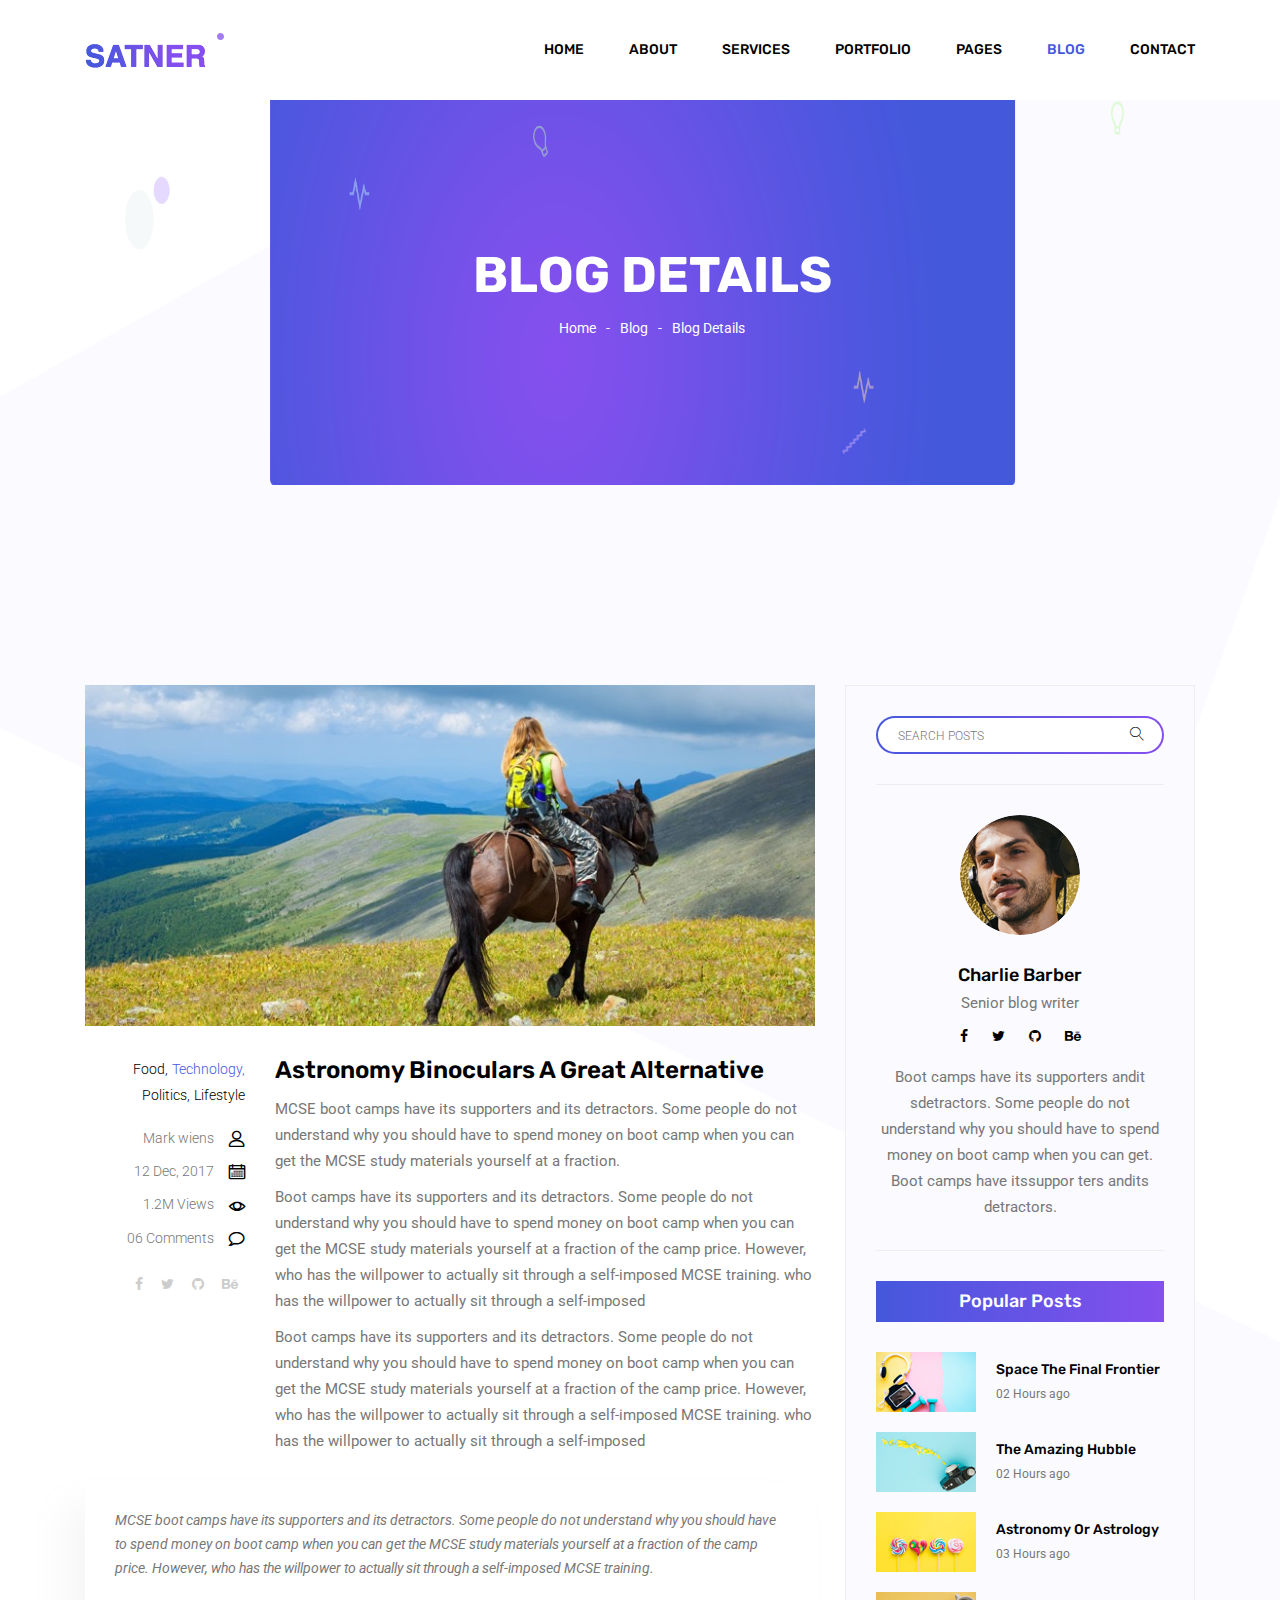
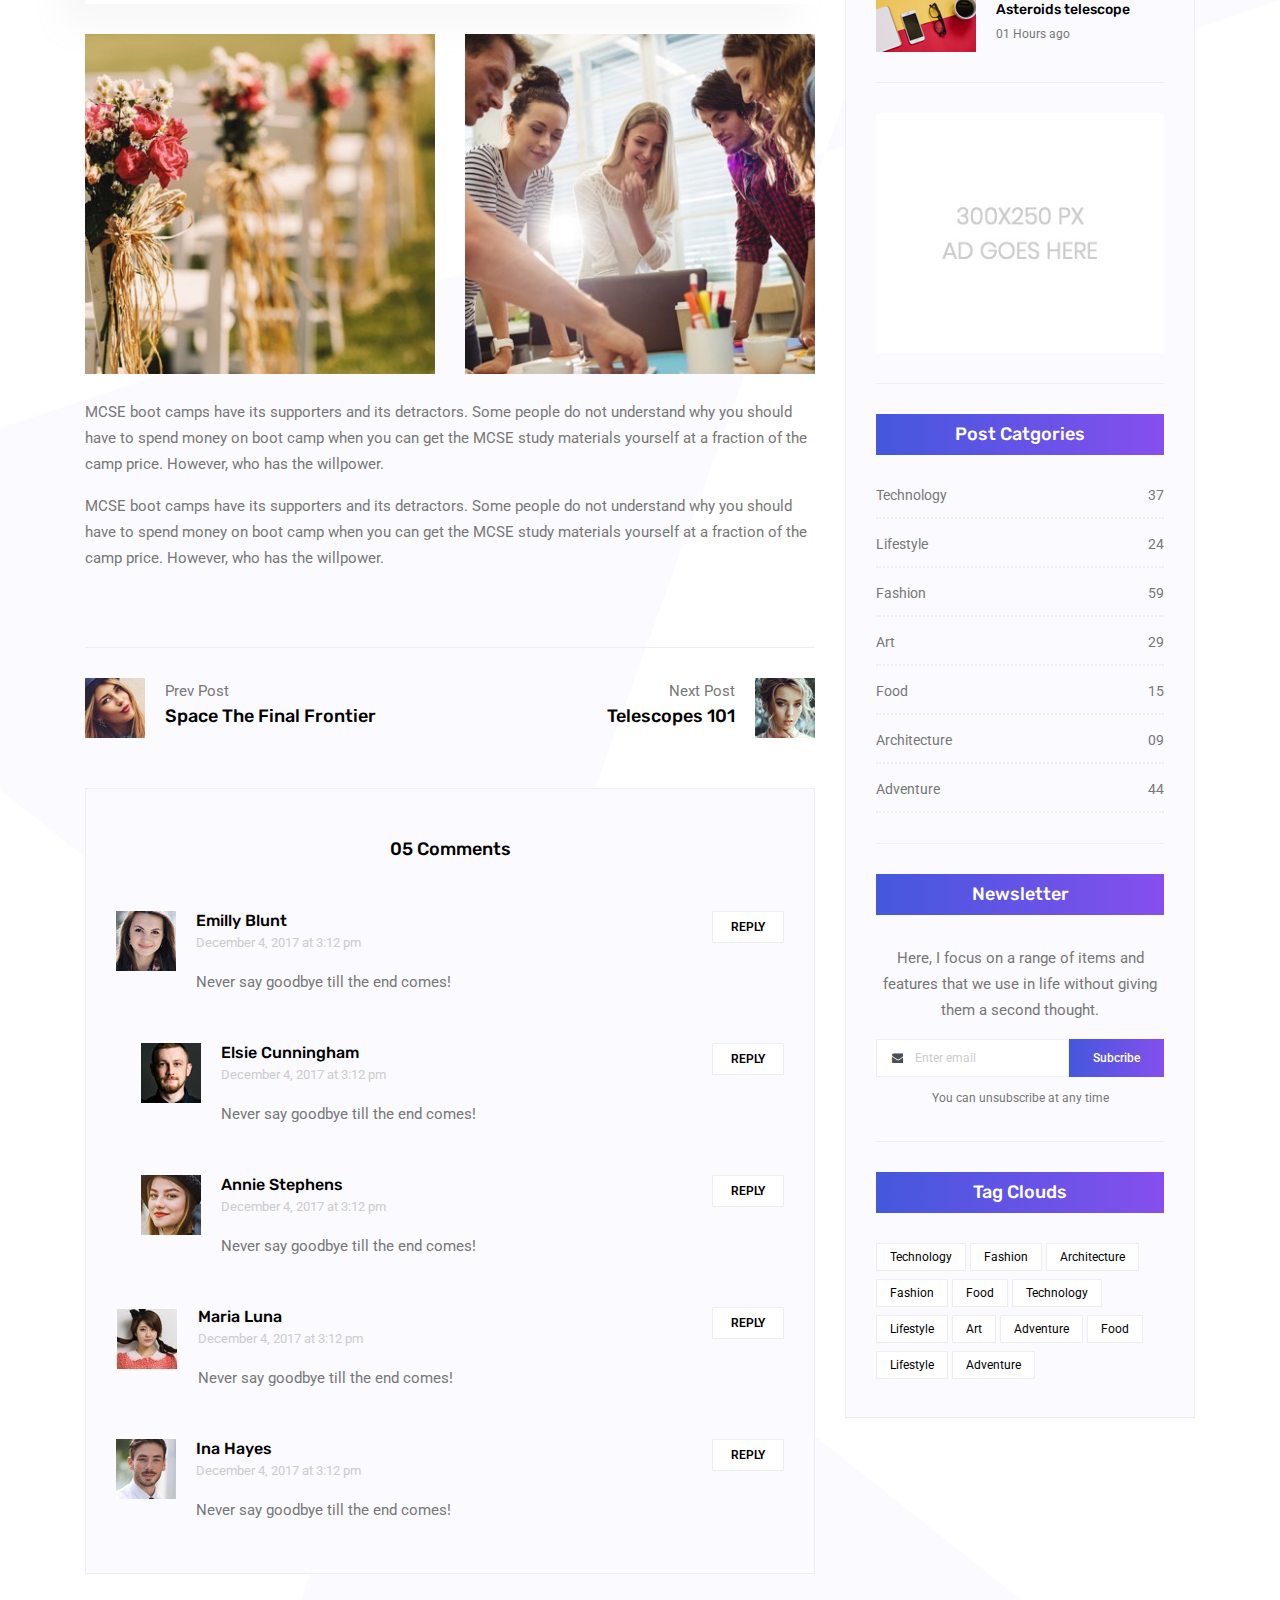
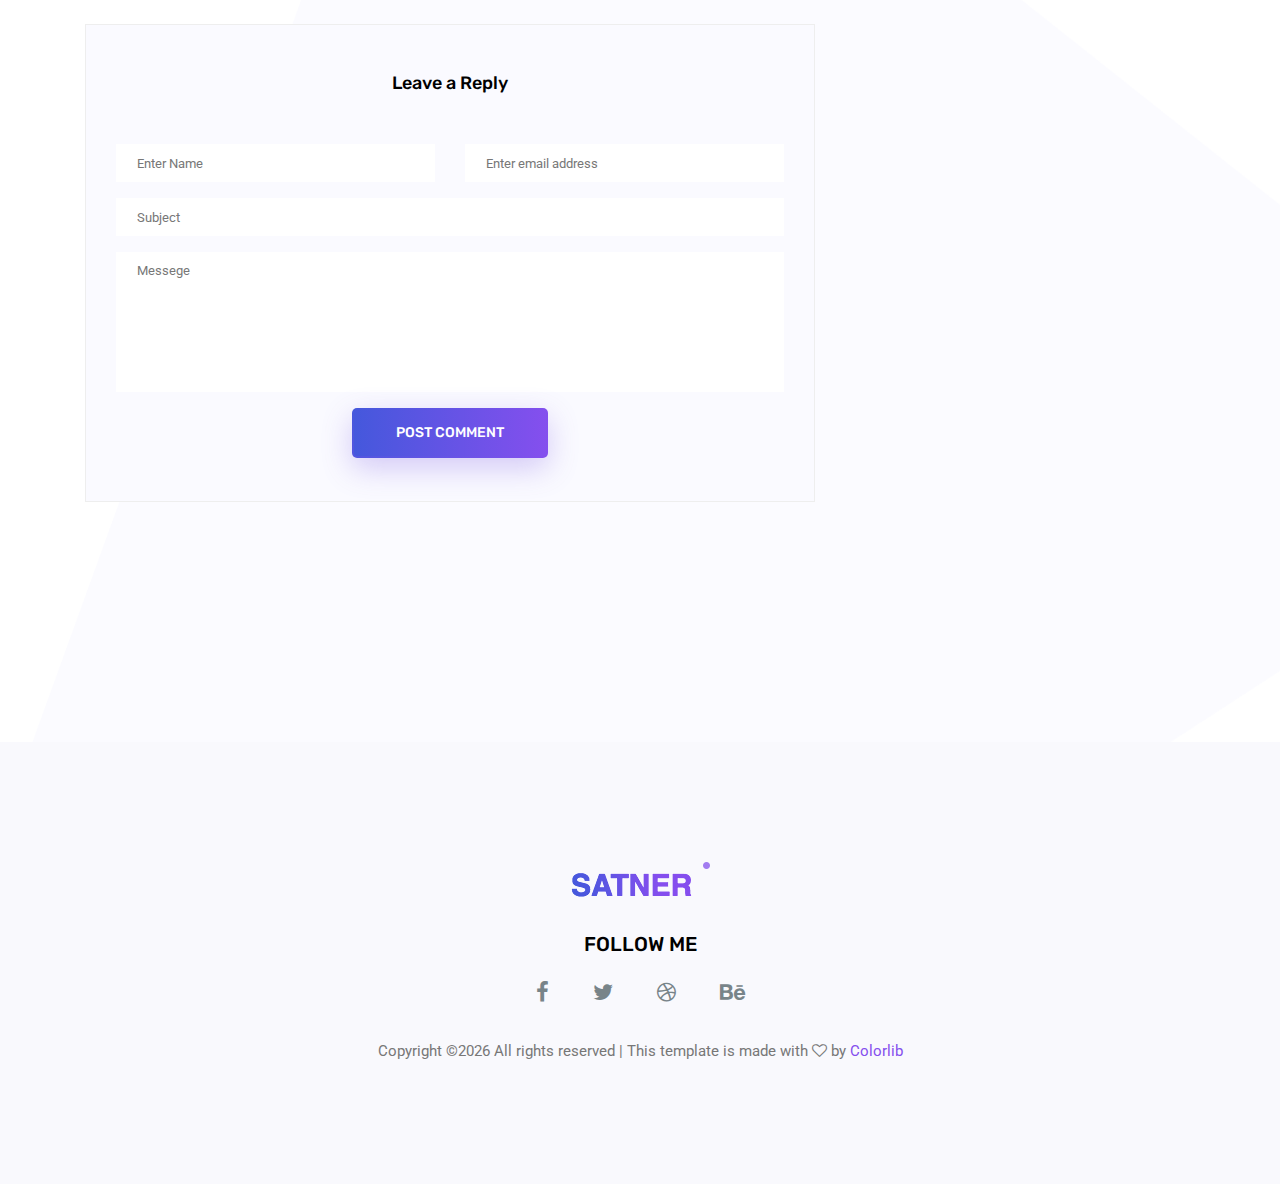
<file: single-blog.html>
<!doctype html>
<html lang="en">

<head>
	<!-- Required meta tags -->
	<meta charset="utf-8">
	<meta name="viewport" content="width=device-width, initial-scale=1, shrink-to-fit=no">
	<link rel="icon" href="img/favicon.png" type="image/png">
	<title>Blog Details</title>
	<!-- Bootstrap CSS -->
	<link rel="stylesheet" href="css/bootstrap.css">
	<link rel="stylesheet" href="vendors/linericon/style.css">
	<link rel="stylesheet" href="css/font-awesome.min.css">
	<link rel="stylesheet" href="vendors/owl-carousel/owl.carousel.min.css">
	<link rel="stylesheet" href="css/magnific-popup.css">
	<link rel="stylesheet" href="vendors/nice-select/css/nice-select.css">
	<!-- main css -->
	<link rel="stylesheet" href="css/style.css">
</head>

<body class="blog_version">

	<!--================ Start Header Area =================-->
	<header class="header_area">
		<div class="main_menu">
			<nav class="navbar navbar-expand-lg navbar-light">
				<div class="container">
					<!-- Brand and toggle get grouped for better mobile display -->
					<a class="navbar-brand logo_h" href="index.html"><img src="img/logo.png" alt=""></a>
					<button class="navbar-toggler" type="button" data-toggle="collapse" data-target="#navbarSupportedContent"
					 aria-controls="navbarSupportedContent" aria-expanded="false" aria-label="Toggle navigation">
						<span class="icon-bar"></span>
						<span class="icon-bar"></span>
						<span class="icon-bar"></span>
					</button>
					<!-- Collect the nav links, forms, and other content for toggling -->
					<div class="collapse navbar-collapse offset" id="navbarSupportedContent">
						<ul class="nav navbar-nav menu_nav justify-content-end">
							<li class="nav-item"><a class="nav-link" href="index.html">Home</a></li>
							<li class="nav-item"><a class="nav-link" href="about.html">About</a></li>
							<li class="nav-item"><a class="nav-link" href="services.html">Services</a></li>
							<li class="nav-item"><a class="nav-link" href="portfolio.html">Portfolio</a></li>
							<li class="nav-item submenu dropdown">
								<a href="#" class="nav-link dropdown-toggle" data-toggle="dropdown" role="button" aria-haspopup="true"
								 aria-expanded="false">Pages</a>
								<ul class="dropdown-menu">
                                    <li class="nav-item"><a class="nav-link" href="elements.html">Elements</a></li>
                                    <li class="nav-item"><a class="nav-link" href="portfolio-details.html">Portfolio Details</a></li>
								</ul>
							</li>
							<li class="nav-item submenu dropdown active">
								<a href="#" class="nav-link dropdown-toggle" data-toggle="dropdown" role="button" aria-haspopup="true"
								 aria-expanded="false">Blog</a>
								<ul class="dropdown-menu">
									<li class="nav-item"><a class="nav-link" href="blog.html">Blog</a></li>
									<li class="nav-item"><a class="nav-link" href="single-blog.html">Blog Details</a></li>
								</ul>
							</li>
							<li class="nav-item"><a class="nav-link" href="contact.html">Contact</a></li>
						</ul>
					</div>
				</div>
			</nav>
		</div>
	</header>
	<!--================ End Header Area =================-->

    <!--================ Start Banner Area =================-->
    <section class="banner_area">
        <div class="banner_inner d-flex align-items-center">
            <div class="container">
                <div class="banner_content text-center">
                    <h2>Blog Details</h2>
                    <div class="page_link">
                        <a href="index.html">Home</a>
                        <a href="blog.html">Blog</a>
                        <a href="single-blog.html">Blog Details</a>
                    </div>
                </div>
            </div>
        </div>
    </section>
    <!--================ End Banner Area =================-->
    
    <!--================Blog Area =================-->
    <section class="blog_area single-post-area section_gap">
        <div class="container">
            <div class="row">
                <div class="col-lg-8 posts-list">
                    <div class="single-post row">
                        <div class="col-lg-12">
                            <div class="feature-img">
                                <img class="img-fluid" src="img/blog/feature-img1.jpg" alt="">
                            </div>									
                        </div>
                        <div class="col-lg-3  col-md-3">
                            <div class="blog_info text-right">
                                <div class="post_tag">
                                    <a href="#">Food,</a>
                                    <a class="active" href="#">Technology,</a>
                                    <a href="#">Politics,</a>
                                    <a href="#">Lifestyle</a>
                                </div>
                                <ul class="blog_meta list">
                                    <li><a href="#">Mark wiens<i class="lnr lnr-user"></i></a></li>
                                    <li><a href="#">12 Dec, 2017<i class="lnr lnr-calendar-full"></i></a></li>
                                    <li><a href="#">1.2M Views<i class="lnr lnr-eye"></i></a></li>
                                    <li><a href="#">06 Comments<i class="lnr lnr-bubble"></i></a></li>
                                </ul>
                                <ul class="social-links">
                                    <li><a href="#"><i class="fa fa-facebook"></i></a></li>
                                    <li><a href="#"><i class="fa fa-twitter"></i></a></li>
                                    <li><a href="#"><i class="fa fa-github"></i></a></li>
                                    <li><a href="#"><i class="fa fa-behance"></i></a></li>
                                </ul>
                            </div>
                        </div>
                        <div class="col-lg-9 col-md-9 blog_details">
                            <h2>Astronomy Binoculars A Great Alternative</h2>
                            <p class="excert">
                                MCSE boot camps have its supporters and its detractors. Some people do not understand why you should have to spend money on boot camp when you can get the MCSE study materials yourself at a fraction.
                            </p>
                            <p>
                                Boot camps have its supporters and its detractors. Some people do not understand why you should have to spend money on boot camp when you can get the MCSE study materials yourself at a fraction of the camp price. However, who has the willpower to actually sit through a self-imposed MCSE training. who has the willpower to actually sit through a self-imposed
                            </p>
                            <p>
                                Boot camps have its supporters and its detractors. Some people do not understand why you should have to spend money on boot camp when you can get the MCSE study materials yourself at a fraction of the camp price. However, who has the willpower to actually sit through a self-imposed MCSE training. who has the willpower to actually sit through a self-imposed
                            </p>
                        </div>
                        <div class="col-lg-12">
                            <div class="quotes">
                                MCSE boot camps have its supporters and its detractors. Some people do not understand why you should have to spend money on boot camp when you can get the MCSE study materials yourself at a fraction of the camp price. However, who has the willpower to actually sit through a self-imposed MCSE training.										
                            </div>
                            <div class="row">
                                <div class="col-6">
                                    <img class="img-fluid" src="img/blog/post-img1.jpg" alt="">
                                </div>
                                <div class="col-6">
                                    <img class="img-fluid" src="img/blog/post-img2.jpg" alt="">
                                </div>	
                                <div class="col-lg-12 mt-25">
                                    <p>
                                        MCSE boot camps have its supporters and its detractors. Some people do not understand why you should have to spend money on boot camp when you can get the MCSE study materials yourself at a fraction of the camp price. However, who has the willpower.
                                    </p>
                                    <p>
                                        MCSE boot camps have its supporters and its detractors. Some people do not understand why you should have to spend money on boot camp when you can get the MCSE study materials yourself at a fraction of the camp price. However, who has the willpower.
                                    </p>											
                                </div>									
                            </div>
                        </div>
                    </div>
                    <div class="navigation-area">
                        <div class="row">
                            <div class="col-lg-6 col-md-6 col-12 nav-left flex-row d-flex justify-content-start align-items-center">
                                <div class="thumb">
                                    <a href="#"><img class="img-fluid" src="img/blog/prev.jpg" alt=""></a>
                                </div>
                                <div class="arrow">
                                    <a href="#"><span class="lnr text-white lnr-arrow-left"></span></a>
                                </div>
                                <div class="detials">
                                    <p>Prev Post</p>
                                    <a href="#"><h4>Space The Final Frontier</h4></a>
                                </div>
                            </div>
                            <div class="col-lg-6 col-md-6 col-12 nav-right flex-row d-flex justify-content-end align-items-center">
                                <div class="detials">
                                    <p>Next Post</p>
                                    <a href="#"><h4>Telescopes 101</h4></a>
                                </div>
                                <div class="arrow">
                                    <a href="#"><span class="lnr text-white lnr-arrow-right"></span></a>
                                </div>
                                <div class="thumb">
                                    <a href="#"><img class="img-fluid" src="img/blog/next.jpg" alt=""></a>
                                </div>										
                            </div>									
                        </div>
                    </div>
                    <div class="comments-area">
                        <h4>05 Comments</h4>
                        <div class="comment-list">
                            <div class="single-comment justify-content-between d-flex">
                                <div class="user justify-content-between d-flex">
                                    <div class="thumb">
                                        <img src="img/blog/c1.jpg" alt="">
                                    </div>
                                    <div class="desc">
                                        <h5><a href="#">Emilly Blunt</a></h5>
                                        <p class="date">December 4, 2017 at 3:12 pm </p>
                                        <p class="comment">
                                            Never say goodbye till the end comes!
                                        </p>
                                    </div>
                                </div>
                                <div class="reply-btn">
                                        <a href="" class="btn-reply text-uppercase">reply</a> 
                                </div>
                            </div>
                        </div>	
                        <div class="comment-list left-padding">
                            <div class="single-comment justify-content-between d-flex">
                                <div class="user justify-content-between d-flex">
                                    <div class="thumb">
                                        <img src="img/blog/c2.jpg" alt="">
                                    </div>
                                    <div class="desc">
                                        <h5><a href="#">Elsie Cunningham</a></h5>
                                        <p class="date">December 4, 2017 at 3:12 pm </p>
                                        <p class="comment">
                                            Never say goodbye till the end comes!
                                        </p>
                                    </div>
                                </div>
                                <div class="reply-btn">
                                        <a href="" class="btn-reply text-uppercase">reply</a> 
                                </div>
                            </div>
                        </div>	
                        <div class="comment-list left-padding">
                            <div class="single-comment justify-content-between d-flex">
                                <div class="user justify-content-between d-flex">
                                    <div class="thumb">
                                        <img src="img/blog/c3.jpg" alt="">
                                    </div>
                                    <div class="desc">
                                        <h5><a href="#">Annie Stephens</a></h5>
                                        <p class="date">December 4, 2017 at 3:12 pm </p>
                                        <p class="comment">
                                            Never say goodbye till the end comes!
                                        </p>
                                    </div>
                                </div>
                                <div class="reply-btn">
                                        <a href="" class="btn-reply text-uppercase">reply</a> 
                                </div>
                            </div>
                        </div>	
                        <div class="comment-list">
                            <div class="single-comment justify-content-between d-flex">
                                <div class="user justify-content-between d-flex">
                                    <div class="thumb">
                                        <img src="img/blog/c4.jpg" alt="">
                                    </div>
                                    <div class="desc">
                                        <h5><a href="#">Maria Luna</a></h5>
                                        <p class="date">December 4, 2017 at 3:12 pm </p>
                                        <p class="comment">
                                            Never say goodbye till the end comes!
                                        </p>
                                    </div>
                                </div>
                                <div class="reply-btn">
                                        <a href="" class="btn-reply text-uppercase">reply</a> 
                                </div>
                            </div>
                        </div>	
                        <div class="comment-list">
                            <div class="single-comment justify-content-between d-flex">
                                <div class="user justify-content-between d-flex">
                                    <div class="thumb">
                                        <img src="img/blog/c5.jpg" alt="">
                                    </div>
                                    <div class="desc">
                                        <h5><a href="#">Ina Hayes</a></h5>
                                        <p class="date">December 4, 2017 at 3:12 pm </p>
                                        <p class="comment">
                                            Never say goodbye till the end comes!
                                        </p>
                                    </div>
                                </div>
                                <div class="reply-btn">
                                        <a href="" class="btn-reply text-uppercase">reply</a> 
                                </div>
                            </div>
                        </div>	                                             				
                    </div>
                    <div class="comment-form">
                        <h4>Leave a Reply</h4>
                        <form>
                            <div class="form-group form-inline">
                                <div class="form-group col-lg-6 col-md-6 name">
                                <input type="text" class="form-control" id="name" placeholder="Enter Name" onfocus="this.placeholder = ''" onblur="this.placeholder = 'Enter Name'">
                                </div>
                                <div class="form-group col-lg-6 col-md-6 email">
                                <input type="email" class="form-control" id="email" placeholder="Enter email address" onfocus="this.placeholder = ''" onblur="this.placeholder = 'Enter email address'">
                                </div>										
                            </div>
                            <div class="form-group">
                                <input type="text" class="form-control" id="subject" placeholder="Subject" onfocus="this.placeholder = ''" onblur="this.placeholder = 'Subject'">
                            </div>
                            <div class="form-group">
                                <textarea class="form-control mb-10" rows="5" name="message" placeholder="Messege" onfocus="this.placeholder = ''" onblur="this.placeholder = 'Messege'" required=""></textarea>
                            </div>
                            <a href="#" class="primary-btn primary_btn"><span>Post Comment</span></a>	
                        </form>
                    </div>
                </div>
                <div class="col-lg-4">
                    <div class="blog_right_sidebar">
                        <aside class="single_sidebar_widget search_widget">
                            <div class="input-group">
                                <input type="text" class="form-control" placeholder="Search Posts">
                                <span class="input-group-btn">
                                    <button class="btn btn-default" type="button"><i class="lnr lnr-magnifier"></i></button>
                                </span>
                            </div><!-- /input-group -->
                            <div class="br"></div>
                        </aside>
                        <aside class="single_sidebar_widget author_widget">
                            <img class="author_img rounded-circle" src="img/blog/author.png" alt="">
                            <h4>Charlie Barber</h4>
                            <p>Senior blog writer</p>
                            <div class="social_icon">
                                <a href="#"><i class="fa fa-facebook"></i></a>
                                <a href="#"><i class="fa fa-twitter"></i></a>
                                <a href="#"><i class="fa fa-github"></i></a>
                                <a href="#"><i class="fa fa-behance"></i></a>
                            </div>
                            <p>Boot camps have its supporters andit sdetractors. Some people do not understand why you should have to spend money on boot camp when you can get. Boot camps have itssuppor ters andits detractors.</p>
                            <div class="br"></div>
                        </aside>
                        <aside class="single_sidebar_widget popular_post_widget">
                            <h3 class="widget_title">Popular Posts</h3>
                            <div class="media post_item">
                                <img src="img/blog/popular-post/post1.jpg" alt="post">
                                <div class="media-body">
                                    <a href="blog-details.html"><h3>Space The Final Frontier</h3></a>
                                    <p>02 Hours ago</p>
                                </div>
                            </div>
                            <div class="media post_item">
                                <img src="img/blog/popular-post/post2.jpg" alt="post">
                                <div class="media-body">
                                    <a href="blog-details.html"><h3>The Amazing Hubble</h3></a>
                                    <p>02 Hours ago</p>
                                </div>
                            </div>
                            <div class="media post_item">
                                <img src="img/blog/popular-post/post3.jpg" alt="post">
                                <div class="media-body">
                                    <a href="blog-details.html"><h3>Astronomy Or Astrology</h3></a>
                                    <p>03 Hours ago</p>
                                </div>
                            </div>
                            <div class="media post_item">
                                <img src="img/blog/popular-post/post4.jpg" alt="post">
                                <div class="media-body">
                                    <a href="blog-details.html"><h3>Asteroids telescope</h3></a>
                                    <p>01 Hours ago</p>
                                </div>
                            </div>
                            <div class="br"></div>
                        </aside>
                        <aside class="single_sidebar_widget ads_widget">
                            <a href="#"><img class="img-fluid" src="img/blog/add.jpg" alt=""></a>
                            <div class="br"></div>
                        </aside>
                        <aside class="single_sidebar_widget post_category_widget">
                            <h4 class="widget_title">Post Catgories</h4>
                            <ul class="list cat-list">
                                <li>
                                    <a href="#" class="d-flex justify-content-between">
                                        <p>Technology</p>
                                        <p>37</p>
                                    </a>
                                </li>
                                <li>
                                    <a href="#" class="d-flex justify-content-between">
                                        <p>Lifestyle</p>
                                        <p>24</p>
                                    </a>
                                </li>
                                <li>
                                    <a href="#" class="d-flex justify-content-between">
                                        <p>Fashion</p>
                                        <p>59</p>
                                    </a>
                                </li>
                                <li>
                                    <a href="#" class="d-flex justify-content-between">
                                        <p>Art</p>
                                        <p>29</p>
                                    </a>
                                </li>
                                <li>
                                    <a href="#" class="d-flex justify-content-between">
                                        <p>Food</p>
                                        <p>15</p>
                                    </a>
                                </li>
                                <li>
                                    <a href="#" class="d-flex justify-content-between">
                                        <p>Architecture</p>
                                        <p>09</p>
                                    </a>
                                </li>
                                <li>
                                    <a href="#" class="d-flex justify-content-between">
                                        <p>Adventure</p>
                                        <p>44</p>
                                    </a>
                                </li>															
                            </ul>
                            <div class="br"></div>
                        </aside>
                        <aside class="single-sidebar-widget newsletter_widget">
                            <h4 class="widget_title">Newsletter</h4>
                            <p>
                            Here, I focus on a range of items and features that we use in life without
                            giving them a second thought.
                            </p>
                            <div class="form-group d-flex flex-row">
                                <div class="input-group">
                                    <div class="input-group-prepend">
                                        <div class="input-group-text"><i class="fa fa-envelope" aria-hidden="true"></i></div>
                                    </div>
                                    <input type="text" class="form-control" id="inlineFormInputGroup" placeholder="Enter email" onfocus="this.placeholder = ''" onblur="this.placeholder = 'Enter email'">
                                </div>
                                <a href="#" class="bbtns">Subcribe</a>
                            </div>	
                            <p class="text-bottom">You can unsubscribe at any time</p>	
                            <div class="br"></div>							
                        </aside>
                        <aside class="single-sidebar-widget tag_cloud_widget">
                            <h4 class="widget_title">Tag Clouds</h4>
                            <ul class="list">
                                <li><a href="#">Technology</a></li>
                                <li><a href="#">Fashion</a></li>
                                <li><a href="#">Architecture</a></li>
                                <li><a href="#">Fashion</a></li>
                                <li><a href="#">Food</a></li>
                                <li><a href="#">Technology</a></li>
                                <li><a href="#">Lifestyle</a></li>
                                <li><a href="#">Art</a></li>
                                <li><a href="#">Adventure</a></li>
                                <li><a href="#">Food</a></li>
                                <li><a href="#">Lifestyle</a></li>
                                <li><a href="#">Adventure</a></li>
                            </ul>
                        </aside>
                    </div>
                </div>
            </div>
        </div>
    </section>
    <!--================Blog Area =================-->
        
    <!--================Footer Area =================-->
	<footer class="footer_area">
        <div class="container">
            <div class="row justify-content-center">
                <div class="col-lg-12">
                    <div class="footer_top flex-column">
                        <div class="footer_logo">
                            <a href="#">
                                <img src="img/logo.png" alt="">
                            </a>
                            <h4>Follow Me</h4>
                        </div>
                        <div class="footer_social">
                            <a href="#"><i class="fa fa-facebook"></i></a>
                            <a href="#"><i class="fa fa-twitter"></i></a>
                            <a href="#"><i class="fa fa-dribbble"></i></a>
                            <a href="#"><i class="fa fa-behance"></i></a>
                        </div>
                    </div>
                </div>
            </div>
            <div class="row footer_bottom justify-content-center">
                <p class="col-lg-8 col-sm-12 footer-text">
                    <!-- Link back to Colorlib can't be removed. Template is licensed under CC BY 3.0. -->
Copyright &copy;<script>document.write(new Date().getFullYear());</script> All rights reserved | This template is made with <i class="fa fa-heart-o" aria-hidden="true"></i> by <a href="https://colorlib.com" target="_blank">Colorlib</a>
<!-- Link back to Colorlib can't be removed. Template is licensed under CC BY 3.0. --></p>
            </div>
        </div>
    </footer>
    <!--================End Footer Area =================-->
       
        <!-- Optional JavaScript -->
        <!-- jQuery first, then Popper.js, then Bootstrap JS -->
        <script src="js/jquery-3.2.1.min.js"></script>
        <script src="js/popper.js"></script>
        <script src="js/bootstrap.min.js"></script>
        <script src="js/stellar.js"></script>
        <script src="vendors/lightbox/simpleLightbox.min.js"></script>
        <script src="vendors/nice-select/js/jquery.nice-select.min.js"></script>
        <script src="vendors/isotope/imagesloaded.pkgd.min.js"></script>
        <script src="vendors/isotope/isotope-min.js"></script>
        <script src="vendors/owl-carousel/owl.carousel.min.js"></script>
        <script src="js/jquery.ajaxchimp.min.js"></script>
        <script src="js/mail-script.js"></script>
        <script src="js/theme.js"></script>
    </body>
    </html>
</file>
<file: vendors/linericon/style.css>
@font-face {
	font-family: 'Linearicons-Free';
	src:url('fonts/Linearicons-Free.eot?w118d');
	src:url('fonts/Linearicons-Free.eot?#iefixw118d') format('embedded-opentype'),
		url('fonts/Linearicons-Free.woff2?w118d') format('woff2'),
		url('fonts/Linearicons-Free.woff?w118d') format('woff'),
		url('fonts/Linearicons-Free.ttf?w118d') format('truetype'),
		url('fonts/Linearicons-Free.svg?w118d#Linearicons-Free') format('svg');
	font-weight: normal;
	font-style: normal;
}

.lnr {
	font-family: 'Linearicons-Free';
	speak: none;
	font-style: normal;
	font-weight: normal;
	font-variant: normal;
	text-transform: none;
	line-height: 1;

	/* Better Font Rendering =========== */
	-webkit-font-smoothing: antialiased;
	-moz-osx-font-smoothing: grayscale;
}

.lnr-home:before {
	content: "\e800";
}
.lnr-apartment:before {
	content: "\e801";
}
.lnr-pencil:before {
	content: "\e802";
}
.lnr-magic-wand:before {
	content: "\e803";
}
.lnr-drop:before {
	content: "\e804";
}
.lnr-lighter:before {
	content: "\e805";
}
.lnr-poop:before {
	content: "\e806";
}
.lnr-sun:before {
	content: "\e807";
}
.lnr-moon:before {
	content: "\e808";
}
.lnr-cloud:before {
	content: "\e809";
}
.lnr-cloud-upload:before {
	content: "\e80a";
}
.lnr-cloud-download:before {
	content: "\e80b";
}
.lnr-cloud-sync:before {
	content: "\e80c";
}
.lnr-cloud-check:before {
	content: "\e80d";
}
.lnr-database:before {
	content: "\e80e";
}
.lnr-lock:before {
	content: "\e80f";
}
.lnr-cog:before {
	content: "\e810";
}
.lnr-trash:before {
	content: "\e811";
}
.lnr-dice:before {
	content: "\e812";
}
.lnr-heart:before {
	content: "\e813";
}
.lnr-star:before {
	content: "\e814";
}
.lnr-star-half:before {
	content: "\e815";
}
.lnr-star-empty:before {
	content: "\e816";
}
.lnr-flag:before {
	content: "\e817";
}
.lnr-envelope:before {
	content: "\e818";
}
.lnr-paperclip:before {
	content: "\e819";
}
.lnr-inbox:before {
	content: "\e81a";
}
.lnr-eye:before {
	content: "\e81b";
}
.lnr-printer:before {
	content: "\e81c";
}
.lnr-file-empty:before {
	content: "\e81d";
}
.lnr-file-add:before {
	content: "\e81e";
}
.lnr-enter:before {
	content: "\e81f";
}
.lnr-exit:before {
	content: "\e820";
}
.lnr-graduation-hat:before {
	content: "\e821";
}
.lnr-license:before {
	content: "\e822";
}
.lnr-music-note:before {
	content: "\e823";
}
.lnr-film-play:before {
	content: "\e824";
}
.lnr-camera-video:before {
	content: "\e825";
}
.lnr-camera:before {
	content: "\e826";
}
.lnr-picture:before {
	content: "\e827";
}
.lnr-book:before {
	content: "\e828";
}
.lnr-bookmark:before {
	content: "\e829";
}
.lnr-user:before {
	content: "\e82a";
}
.lnr-users:before {
	content: "\e82b";
}
.lnr-shirt:before {
	content: "\e82c";
}
.lnr-store:before {
	content: "\e82d";
}
.lnr-cart:before {
	content: "\e82e";
}
.lnr-tag:before {
	content: "\e82f";
}
.lnr-phone-handset:before {
	content: "\e830";
}
.lnr-phone:before {
	content: "\e831";
}
.lnr-pushpin:before {
	content: "\e832";
}
.lnr-map-marker:before {
	content: "\e833";
}
.lnr-map:before {
	content: "\e834";
}
.lnr-location:before {
	content: "\e835";
}
.lnr-calendar-full:before {
	content: "\e836";
}
.lnr-keyboard:before {
	content: "\e837";
}
.lnr-spell-check:before {
	content: "\e838";
}
.lnr-screen:before {
	content: "\e839";
}
.lnr-smartphone:before {
	content: "\e83a";
}
.lnr-tablet:before {
	content: "\e83b";
}
.lnr-laptop:before {
	content: "\e83c";
}
.lnr-laptop-phone:before {
	content: "\e83d";
}
.lnr-power-switch:before {
	content: "\e83e";
}
.lnr-bubble:before {
	content: "\e83f";
}
.lnr-heart-pulse:before {
	content: "\e840";
}
.lnr-construction:before {
	content: "\e841";
}
.lnr-pie-chart:before {
	content: "\e842";
}
.lnr-chart-bars:before {
	content: "\e843";
}
.lnr-gift:before {
	content: "\e844";
}
.lnr-diamond:before {
	content: "\e845";
}
.lnr-linearicons:before {
	content: "\e846";
}
.lnr-dinner:before {
	content: "\e847";
}
.lnr-coffee-cup:before {
	content: "\e848";
}
.lnr-leaf:before {
	content: "\e849";
}
.lnr-paw:before {
	content: "\e84a";
}
.lnr-rocket:before {
	content: "\e84b";
}
.lnr-briefcase:before {
	content: "\e84c";
}
.lnr-bus:before {
	content: "\e84d";
}
.lnr-car:before {
	content: "\e84e";
}
.lnr-train:before {
	content: "\e84f";
}
.lnr-bicycle:before {
	content: "\e850";
}
.lnr-wheelchair:before {
	content: "\e851";
}
.lnr-select:before {
	content: "\e852";
}
.lnr-earth:before {
	content: "\e853";
}
.lnr-smile:before {
	content: "\e854";
}
.lnr-sad:before {
	content: "\e855";
}
.lnr-neutral:before {
	content: "\e856";
}
.lnr-mustache:before {
	content: "\e857";
}
.lnr-alarm:before {
	content: "\e858";
}
.lnr-bullhorn:before {
	content: "\e859";
}
.lnr-volume-high:before {
	content: "\e85a";
}
.lnr-volume-medium:before {
	content: "\e85b";
}
.lnr-volume-low:before {
	content: "\e85c";
}
.lnr-volume:before {
	content: "\e85d";
}
.lnr-mic:before {
	content: "\e85e";
}
.lnr-hourglass:before {
	content: "\e85f";
}
.lnr-undo:before {
	content: "\e860";
}
.lnr-redo:before {
	content: "\e861";
}
.lnr-sync:before {
	content: "\e862";
}
.lnr-history:before {
	content: "\e863";
}
.lnr-clock:before {
	content: "\e864";
}
.lnr-download:before {
	content: "\e865";
}
.lnr-upload:before {
	content: "\e866";
}
.lnr-enter-down:before {
	content: "\e867";
}
.lnr-exit-up:before {
	content: "\e868";
}
.lnr-bug:before {
	content: "\e869";
}
.lnr-code:before {
	content: "\e86a";
}
.lnr-link:before {
	content: "\e86b";
}
.lnr-unlink:before {
	content: "\e86c";
}
.lnr-thumbs-up:before {
	content: "\e86d";
}
.lnr-thumbs-down:before {
	content: "\e86e";
}
.lnr-magnifier:before {
	content: "\e86f";
}
.lnr-cross:before {
	content: "\e870";
}
.lnr-menu:before {
	content: "\e871";
}
.lnr-list:before {
	content: "\e872";
}
.lnr-chevron-up:before {
	content: "\e873";
}
.lnr-chevron-down:before {
	content: "\e874";
}
.lnr-chevron-left:before {
	content: "\e875";
}
.lnr-chevron-right:before {
	content: "\e876";
}
.lnr-arrow-up:before {
	content: "\e877";
}
.lnr-arrow-down:before {
	content: "\e878";
}
.lnr-arrow-left:before {
	content: "\e879";
}
.lnr-arrow-right:before {
	content: "\e87a";
}
.lnr-move:before {
	content: "\e87b";
}
.lnr-warning:before {
	content: "\e87c";
}
.lnr-question-circle:before {
	content: "\e87d";
}
.lnr-menu-circle:before {
	content: "\e87e";
}
.lnr-checkmark-circle:before {
	content: "\e87f";
}
.lnr-cross-circle:before {
	content: "\e880";
}
.lnr-plus-circle:before {
	content: "\e881";
}
.lnr-circle-minus:before {
	content: "\e882";
}
.lnr-arrow-up-circle:before {
	content: "\e883";
}
.lnr-arrow-down-circle:before {
	content: "\e884";
}
.lnr-arrow-left-circle:before {
	content: "\e885";
}
.lnr-arrow-right-circle:before {
	content: "\e886";
}
.lnr-chevron-up-circle:before {
	content: "\e887";
}
.lnr-chevron-down-circle:before {
	content: "\e888";
}
.lnr-chevron-left-circle:before {
	content: "\e889";
}
.lnr-chevron-right-circle:before {
	content: "\e88a";
}
.lnr-crop:before {
	content: "\e88b";
}
.lnr-frame-expand:before {
	content: "\e88c";
}
.lnr-frame-contract:before {
	content: "\e88d";
}
.lnr-layers:before {
	content: "\e88e";
}
.lnr-funnel:before {
	content: "\e88f";
}
.lnr-text-format:before {
	content: "\e890";
}
.lnr-text-format-remove:before {
	content: "\e891";
}
.lnr-text-size:before {
	content: "\e892";
}
.lnr-bold:before {
	content: "\e893";
}
.lnr-italic:before {
	content: "\e894";
}
.lnr-underline:before {
	content: "\e895";
}
.lnr-strikethrough:before {
	content: "\e896";
}
.lnr-highlight:before {
	content: "\e897";
}
.lnr-text-align-left:before {
	content: "\e898";
}
.lnr-text-align-center:before {
	content: "\e899";
}
.lnr-text-align-right:before {
	content: "\e89a";
}
.lnr-text-align-justify:before {
	content: "\e89b";
}
.lnr-line-spacing:before {
	content: "\e89c";
}
.lnr-indent-increase:before {
	content: "\e89d";
}
.lnr-indent-decrease:before {
	content: "\e89e";
}
.lnr-pilcrow:before {
	content: "\e89f";
}
.lnr-direction-ltr:before {
	content: "\e8a0";
}
.lnr-direction-rtl:before {
	content: "\e8a1";
}
.lnr-page-break:before {
	content: "\e8a2";
}
.lnr-sort-alpha-asc:before {
	content: "\e8a3";
}
.lnr-sort-amount-asc:before {
	content: "\e8a4";
}
.lnr-hand:before {
	content: "\e8a5";
}
.lnr-pointer-up:before {
	content: "\e8a6";
}
.lnr-pointer-right:before {
	content: "\e8a7";
}
.lnr-pointer-down:before {
	content: "\e8a8";
}
.lnr-pointer-left:before {
	content: "\e8a9";
}
</file>
<file: vendors/nice-select/css/nice-select.css>
.nice-select {
  -webkit-tap-highlight-color: transparent;
  background-color: #fff;
  border-radius: 5px;
  border: solid 1px #e8e8e8;
  box-sizing: border-box;
  clear: both;
  cursor: pointer;
  display: block;
  float: left;
  font-family: inherit;
  font-size: 14px;
  font-weight: normal;
  height: 42px;
  line-height: 40px;
  outline: none;
  padding-left: 18px;
  padding-right: 30px;
  position: relative;
  text-align: left !important;
  -webkit-transition: all 0.2s ease-in-out;
  transition: all 0.2s ease-in-out;
  -webkit-user-select: none;
     -moz-user-select: none;
      -ms-user-select: none;
          user-select: none;
  white-space: nowrap;
  width: auto; }
  .nice-select:hover {
    border-color: #dbdbdb; }
  .nice-select:active, .nice-select.open, .nice-select:focus {
    border-color: #999; }
  .nice-select:after {
    border-bottom: 2px solid #999;
    border-right: 2px solid #999;
    content: '';
    display: block;
    height: 5px;
    margin-top: -4px;
    pointer-events: none;
    position: absolute;
    right: 12px;
    top: 50%;
    -webkit-transform-origin: 66% 66%;
        -ms-transform-origin: 66% 66%;
            transform-origin: 66% 66%;
    -webkit-transform: rotate(45deg);
        -ms-transform: rotate(45deg);
            transform: rotate(45deg);
    -webkit-transition: all 0.15s ease-in-out;
    transition: all 0.15s ease-in-out;
    width: 5px; }
  .nice-select.open:after {
    -webkit-transform: rotate(-135deg);
        -ms-transform: rotate(-135deg);
            transform: rotate(-135deg); }
  .nice-select.open .list {
    opacity: 1;
    pointer-events: auto;
    -webkit-transform: scale(1) translateY(0);
        -ms-transform: scale(1) translateY(0);
            transform: scale(1) translateY(0); }
  .nice-select.disabled {
    border-color: #ededed;
    color: #999;
    pointer-events: none; }
    .nice-select.disabled:after {
      border-color: #cccccc; }
  .nice-select.wide {
    width: 100%; }
    .nice-select.wide .list {
      left: 0 !important;
      right: 0 !important; }
  .nice-select.right {
    float: right; }
    .nice-select.right .list {
      left: auto;
      right: 0; }
  .nice-select.small {
    font-size: 12px;
    height: 36px;
    line-height: 34px; }
    .nice-select.small:after {
      height: 4px;
      width: 4px; }
    .nice-select.small .option {
      line-height: 34px;
      min-height: 34px; }
  .nice-select .list {
    background-color: #fff;
    border-radius: 5px;
    box-shadow: 0 0 0 1px rgba(68, 68, 68, 0.11);
    box-sizing: border-box;
    margin-top: 4px;
    opacity: 0;
    overflow: hidden;
    padding: 0;
    pointer-events: none;
    position: absolute;
    top: 100%;
    left: 0;
    -webkit-transform-origin: 50% 0;
        -ms-transform-origin: 50% 0;
            transform-origin: 50% 0;
    -webkit-transform: scale(0.75) translateY(-21px);
        -ms-transform: scale(0.75) translateY(-21px);
            transform: scale(0.75) translateY(-21px);
    -webkit-transition: all 0.2s cubic-bezier(0.5, 0, 0, 1.25), opacity 0.15s ease-out;
    transition: all 0.2s cubic-bezier(0.5, 0, 0, 1.25), opacity 0.15s ease-out;
    z-index: 9; }
    .nice-select .list:hover .option:not(:hover) {
      background-color: transparent !important; }
  .nice-select .option {
    cursor: pointer;
    font-weight: 400;
    line-height: 40px;
    list-style: none;
    min-height: 40px;
    outline: none;
    padding-left: 18px;
    padding-right: 29px;
    text-align: left;
    -webkit-transition: all 0.2s;
    transition: all 0.2s; }
    .nice-select .option:hover, .nice-select .option.focus, .nice-select .option.selected.focus {
      background-color: #f6f6f6; }
    .nice-select .option.selected {
      font-weight: bold; }
    .nice-select .option.disabled {
      background-color: transparent;
      color: #999;
      cursor: default; }

.no-csspointerevents .nice-select .list {
  display: none; }

.no-csspointerevents .nice-select.open .list {
  display: block; }
</file>
<file: css/style.css>
/*----------------------------------------------------*/
/*font Variables*/
/*Color Variables*/
/*=================== fonts ====================*/
@import url("https://fonts.googleapis.com/css?family=Roboto:400,500|Rubik:500,700");
/*---------------------------------------------------- */
/*----------------------------------------------------*/
/* Medium Layout: 1280px */
/* Tablet Layout: 768px */
/* Mobile Layout: 320px */
/* Wide Mobile Layout: 480px */
/*---------------------------------------------------- */
/*----------------------------------------------------*/
body {
  line-height: 26px;
  font-size: 15px;
  font-family: "Roboto", sans-serif;
  font-weight: 400;
  color: #777777;
  background: url(../img/body-bg.png) no-repeat center;
}

h1,
h2,
h3,
h4,
h5,
h6 {
  font-family: "Rubik", sans-serif;
  font-weight: 500;
  color: #000000;
}

.list {
  list-style: none;
  margin: 0px;
  padding: 0px;
}

a {
  text-decoration: none;
  transition: all 0.3s ease-in-out;
}
a:hover, a:focus {
  text-decoration: none;
  outline: none;
}

button:focus {
  outline: none;
  box-shadow: none;
}

.mt-25 {
  margin-top: 25px;
}

.p0 {
  padding-left: 0px;
  padding-right: 0px;
}

.white_bg {
  background: #fff !important;
}

.mb-50 {
  margin-bottom: 50px;
}

.ml-15 {
  margin-left: 15px;
}

.ml-20 {
  margin-left: 20px;
}

.mt-50 {
  margin-top: 50px;
}

/*---------------------------------------------------- */
/*----------------------------------------------------*/
.section_gap {
  padding: 200px 0;
}
@media (max-width: 1199px) {
  .section_gap {
    padding: 80px 0;
  }
}

.section_gap_top {
  padding-top: 200px;
}
@media (max-width: 1199px) {
  .section_gap_top {
    padding-top: 80px;
  }
}

.section_gap_bottom {
  padding-bottom: 200px;
}
@media (max-width: 1199px) {
  .section_gap_bottom {
    padding-bottom: 80px;
  }
}

/* Main Title Area css
============================================================================================ */
.main_title {
  text-align: center;
  margin-bottom: 100px;
}
@media (max-width: 1199px) {
  .main_title {
    margin-bottom: 50px;
  }
}
.main_title h2 {
  font-size: 36px;
  font-weight: 700;
  margin-bottom: 15px;
  line-height: 50px;
  text-transform: uppercase;
}
@media (max-width: 991px) {
  .main_title h2 br {
    display: none;
  }
}
@media (max-width: 767px) {
  .main_title h2 {
    font-size: 30px;
    line-height: 34px;
  }
}
.main_title p {
  margin-bottom: 0px;
}
@media (max-width: 991px) {
  .main_title p br {
    display: none;
  }
}
.main_title.white h2 {
  color: #fff;
}
.main_title.white p {
  color: #fff;
  opacity: 0.6;
}

/* End Main Title Area css
============================================================================================ */
/* Start Gradient Area css
============================================================================================ */
.gradient-bg, .comments-area .btn-reply:hover, .blog-pagination .page-link:hover, .blog-pagination .page-item.active .page-link, .blog_right_sidebar .tag_cloud_widget ul li a:hover, .blog_right_sidebar .newsletter_widget .bbtns, .blog_right_sidebar .widget_title, .header_area .navbar .nav .nav-item.submenu ul .nav-item:hover .nav-link {
  background: -webkit-linear-gradient(90deg, #4458dc 0%, #854fee 100%);
  background: -moz-linear-gradient(90deg, #4458dc 0%, #854fee 100%);
  background: -o-linear-gradient(90deg, #4458dc 0%, #854fee 100%);
  background: linear-gradient(90deg, #4458dc 0%, #854fee 100%);
}

.border-gradient {
  border-image: -webkit-linear-gradient(90deg, #4458dc 0%, #854fee 100%);
  border-image: -moz-linear-gradient(90deg, #4458dc 0%, #854fee 100%);
  border-image: -o-linear-gradient(90deg, #4458dc 0%, #854fee 100%);
  border-image: linear-gradient(90deg, #4458dc 0%, #854fee 100%);
}

.gradient-bg2 {
  background: -webkit-linear-gradient(90deg, #4458dc 0%, #854fee 100%);
  background: -moz-linear-gradient(90deg, #4458dc 0%, #854fee 100%);
  background: -o-linear-gradient(90deg, #4458dc 0%, #854fee 100%);
  background: linear-gradient(90deg, #4458dc 0%, #854fee 100%);
}

.gradient-color, .contact_info .info_item i {
  background: -webkit-linear-gradient(90deg, #4458dc 0%, #854fee 100%);
  background: -moz-linear-gradient(90deg, #4458dc 0%, #854fee 100%);
  background: -o-linear-gradient(90deg, #4458dc 0%, #854fee 100%);
  background: linear-gradient(90deg, #4458dc 0%, #854fee 100%);
  -webkit-background-clip: text;
  -webkit-text-fill-color: transparent;
}

/* End Gradient Area css
============================================================================================ */
.primary_btn {
  display: inline-block;
  color: #fff;
  letter-spacing: 0px;
  font-family: "Rubik", sans-serif;
  font-weight: 500;
  font-size: 14px;
  line-height: 46px;
  outline: none !important;
  text-align: center;
  cursor: pointer;
  text-transform: uppercase;
  border-radius: 5px;
  background-origin: border-box;
  background-clip: content-box, border-box;
  background-image: linear-gradient(to right, #4458dc 0%, #854fee 100%), radial-gradient(circle at top left, #4458dc, #854fee);
  border: double 2px transparent;
  box-shadow: 0px 10px 30px rgba(118, 85, 225, 0.3);
}
.primary_btn span {
  padding: 0 42px;
}
.primary_btn.tr-bg {
  background-image: linear-gradient(#ffffff, #ffffff), radial-gradient(circle at top left, #4458dc, #854fee);
  border: 2px solid transparent;
  color: #222222;
  box-shadow: none;
}
.primary_btn.tr-bg:hover {
  background-image: linear-gradient(to right, #4458dc 0%, #854fee 100%), radial-gradient(circle at top left, #4458dc, #854fee);
  border: double 2px transparent;
  color: #ffffff;
  box-shadow: 0px 10px 30px rgba(118, 85, 225, 0.3);
}
.primary_btn:hover {
  background-image: linear-gradient(#ffffff, #ffffff), radial-gradient(circle at top left, #4458dc, #854fee);
  border: 2px solid #854fee;
  color: #222222;
  box-shadow: none;
  background-clip: border-box;
}

.overlay {
  position: absolute;
  left: 0;
  top: 0;
  height: 100%;
  width: 100%;
}

/*---------------------------------------------------- */
/*----------------------------------------------------*/
.header_area {
  position: absolute;
  width: 100%;
  z-index: 9999;
  background: #ffffff;
}
.header_area .menu_nav {
  width: 100%;
}
.header_area .navbar {
  background: transparent;
  padding: 0px;
  border: 0px;
  border-radius: 0px;
  width: 100%;
}
.header_area .navbar .nav .nav-item {
  margin-right: 45px;
}
.header_area .navbar .nav .nav-item .nav-link {
  font: 500 14px/100px "Rubik", sans-serif;
  text-transform: uppercase;
  color: #000000;
  padding: 0px;
  display: inline-block;
}
.header_area .navbar .nav .nav-item .nav-link:after {
  display: none;
}
.header_area .navbar .nav .nav-item:hover .nav-link, .header_area .navbar .nav .nav-item.active .nav-link {
  color: #4458dc;
}
.header_area .navbar .nav .nav-item.submenu {
  position: relative;
}
.header_area .navbar .nav .nav-item.submenu ul {
  border: none;
  padding: 0px;
  border-radius: 0px;
  box-shadow: none;
  margin: 0px;
  background: #fff;
}
@media (min-width: 992px) {
  .header_area .navbar .nav .nav-item.submenu ul {
    position: absolute;
    top: 120%;
    left: 0px;
    min-width: 200px;
    text-align: left;
    opacity: 0;
    transition: all 300ms ease-in;
    visibility: hidden;
    display: block;
    border: none;
    padding: 0px;
    border-radius: 0px;
    box-shadow: 0px 10px 30px 0px rgba(0, 0, 0, 0.1);
  }
}
.header_area .navbar .nav .nav-item.submenu ul:before {
  content: "";
  width: 0;
  height: 0;
  border-style: solid;
  border-width: 10px 10px 0 10px;
  border-color: #eeeeee transparent transparent transparent;
  position: absolute;
  right: 24px;
  top: 45px;
  z-index: 3;
  opacity: 0;
  transition: all 400ms linear;
}
.header_area .navbar .nav .nav-item.submenu ul .nav-item {
  display: block;
  float: none;
  margin-right: 0px;
  border-bottom: 1px solid #ededed;
  margin-left: 0px;
  transition: all 0.4s linear;
}
.header_area .navbar .nav .nav-item.submenu ul .nav-item .nav-link {
  line-height: 45px;
  color: #000000;
  padding: 0px 30px;
  transition: all 150ms linear;
  display: block;
  text-transform: capitalize;
  margin-right: 0px;
}
.header_area .navbar .nav .nav-item.submenu ul .nav-item:last-child {
  border-bottom: none;
}
.header_area .navbar .nav .nav-item.submenu ul .nav-item:hover .nav-link {
  color: #fff;
}
@media (min-width: 992px) {
  .header_area .navbar .nav .nav-item.submenu:hover ul {
    visibility: visible;
    opacity: 1;
    top: 100%;
  }
}
.header_area .navbar .nav .nav-item.submenu:hover ul .nav-item {
  margin-top: 0px;
}
.header_area .navbar .nav .nav-item:last-child {
  margin-right: 0px;
}
.header_area.navbar_fixed .main_menu {
  position: fixed;
  width: 100%;
  top: -70px;
  left: 0;
  right: 0;
  background: #ffffff;
  transform: translateY(70px);
  transition: transform 500ms ease, background 500ms ease;
  -webkit-transition: transform 500ms ease, background 500ms ease;
  box-shadow: 0px 3px 16px 0px rgba(0, 0, 0, 0.1);
}
.header_area.navbar_fixed .main_menu .navbar .nav .nav-item .nav-link {
  line-height: 70px;
}
@media (min-width: 992px) {
  .header_area.white_menu .navbar .navbar-brand img {
    display: none;
  }
  .header_area.white_menu .navbar .navbar-brand img + img {
    display: inline-block;
  }
}
@media (max-width: 991px) {
  .header_area.white_menu .navbar .navbar-brand img {
    display: inline-block;
  }
  .header_area.white_menu .navbar .navbar-brand img + img {
    display: none;
  }
}
.header_area.white_menu .navbar .nav .nav-item .nav-link {
  color: #fff;
}
.header_area.white_menu.navbar_fixed .main_menu .navbar .navbar-brand img {
  display: inline-block;
}
.header_area.white_menu.navbar_fixed .main_menu .navbar .navbar-brand img + img {
  display: none;
}
.header_area.white_menu.navbar_fixed .main_menu .navbar .nav .nav-item .nav-link {
  line-height: 70px;
  color: #000000;
}

.owl-carousel.off {
  display: -ms-flexbox;
  display: flex;
}

/*---------------------------------------------------- */
/*----------------------------------------------------*/
/* Home Banner Area css
============================================================================================ */
.home_banner_area {
  z-index: 1;
  background: url(../img/body-bg.png);
  background-position: center;
  background-size: cover;
}
.home_banner_area .banner_inner {
  width: 100%;
}
.home_banner_area .banner_inner .home_right_img {
  padding-top: 197px;
}
@media (max-width: 1480px) {
  .home_banner_area .banner_inner .home_right_img img {
    max-width: 100%;
    height: auto;
  }
}
@media (max-width: 991px) {
  .home_banner_area .banner_inner .home_right_img {
    display: none;
  }
}
.home_banner_area .banner_inner .col-lg-7 {
  vertical-align: middle;
  align-self: center;
}
.home_banner_area .banner_inner .banner_content {
  text-align: left;
}
@media (max-width: 991px) {
  .home_banner_area .banner_inner .banner_content {
    margin-top: 150px;
  }
}
.home_banner_area .banner_inner .banner_content h3 {
  font-size: 36px;
  margin-bottom: 20px;
  position: relative;
}
.home_banner_area .banner_inner .banner_content h3:after {
  content: "";
  width: 272px;
  height: 2px;
  position: absolute;
  top: 50%;
  left: 29%;
  background: #000000;
}
@media (max-width: 575px) {
  .home_banner_area .banner_inner .banner_content h3:after {
    display: none;
  }
}
.home_banner_area .banner_inner .banner_content h1 {
  margin-top: 20px;
  font-size: 70px;
  line-height: 60px;
  margin-bottom: 25px;
}
@media (max-width: 1024px) {
  .home_banner_area .banner_inner .banner_content h1 {
    font-size: 60px;
  }
}
@media (max-width: 767px) {
  .home_banner_area .banner_inner .banner_content h1 {
    font-size: 50px;
  }
}
.home_banner_area .banner_inner .banner_content h5 {
  font-size: 24px;
  margin-bottom: 35px;
}
.home_banner_area .banner_inner .banner_content .primary_btn {
  margin-right: 20px;
}

.banner_area {
  position: relative;
  z-index: 1;
  min-height: 485px;
}
@media (max-width: 1199px) {
  .banner_area {
    min-height: 350px;
  }
}
.banner_area .banner_inner {
  position: relative;
  overflow: hidden;
  width: 100%;
  min-height: 485px;
  background: url(../img/banner/common-banner.png) no-repeat right bottom;
  background-size: 90% 85%;
  width: 98%;
  z-index: 1;
}
@media (max-width: 1199px) {
  .banner_area .banner_inner {
    min-height: 350px;
  }
}
@media (max-width: 991px) {
  .banner_area .banner_inner {
    background: #854fee;
    width: 100%;
  }
}
.banner_area .banner_inner .banner_content {
  margin-left: 50px;
  margin-top: 100px;
}
@media (max-width: 991px) {
  .banner_area .banner_inner .banner_content {
    margin-left: 0px;
    margin-top: 50px;
  }
}
.banner_area .banner_inner .banner_content h2 {
  color: #fff;
  font-size: 50px;
  font-family: "Rubik", sans-serif;
  margin-bottom: 10px;
  text-transform: uppercase;
  font-weight: 700;
}
@media (max-width: 991px) {
  .banner_area .banner_inner .banner_content h2 {
    font-size: 30px;
  }
}
.banner_area .banner_inner .banner_content .page_link a {
  font-size: 14px;
  color: #fff;
  font-family: "Roboto", sans-serif;
  margin-right: 20px;
  position: relative;
}
.banner_area .banner_inner .banner_content .page_link a:before {
  content: "-";
  position: absolute;
  right: -14px;
  top: 50%;
  -webkit-transform: translateY(-50%);
  -moz-transform: translateY(-50%);
  -ms-transform: translateY(-50%);
  -o-transform: translateY(-50%);
  transform: translateY(-50%);
}
.banner_area .banner_inner .banner_content .page_link a:last-child {
  margin-right: 0px;
}
.banner_area .banner_inner .banner_content .page_link a:last-child:before {
  display: none;
}

/* End Home Banner Area css
============================================================================================ */
/*---------------------------------------------------- */
/*----------------------------------------------------*/
/* Latest Blog Area css
============================================================================================ */
/* End Latest Blog Area css
============================================================================================ */
.blog_btn {
  border: 1px solid #eeeeee;
  background: #f9f9ff;
  padding: 0px 32px;
  font-size: 13px;
  font-weight: 500;
  font-family: "Roboto", sans-serif;
  color: #000000;
  line-height: 34px;
  display: inline-block;
}
.blog_btn:hover {
  background: #4458dc;
  border-color: #4458dc;
  color: #fff;
}

.white_bg_btn {
  background: #fff;
  display: inline-block;
  color: #000000;
  line-height: 40px;
  padding: 0px 28px;
  font-size: 14px;
  font-family: "Roboto", sans-serif;
  font-weight: 500;
  text-transform: uppercase;
  -webkit-transition: all 0.4s ease 0s;
  -moz-transition: all 0.4s ease 0s;
  -o-transition: all 0.4s ease 0s;
  transition: all 0.4s ease 0s;
  border: none;
}
.white_bg_btn:hover {
  background: #4458dc;
  color: #fff;
}

/* Causes Area css
============================================================================================ */
.causes_slider .owl-dots {
  text-align: center;
  margin-top: 80px;
}
.causes_slider .owl-dots .owl-dot {
  height: 14px;
  width: 14px;
  background: #eeeeee;
  display: inline-block;
  margin-right: 7px;
}
.causes_slider .owl-dots .owl-dot:last-child {
  margin-right: 0px;
}
.causes_slider .owl-dots .owl-dot.active {
  background: #4458dc;
}

.causes_item {
  background: #fff;
}
.causes_item .causes_img {
  position: relative;
}
.causes_item .causes_img .c_parcent {
  position: absolute;
  bottom: 0px;
  width: 100%;
  left: 0px;
  height: 3px;
  background: rgba(255, 255, 255, 0.5);
}
.causes_item .causes_img .c_parcent span {
  width: 70%;
  height: 3px;
  background: #4458dc;
  position: absolute;
  left: 0px;
  bottom: 0px;
}
.causes_item .causes_img .c_parcent span:before {
  content: "75%";
  position: absolute;
  right: -10px;
  bottom: 0px;
  background: #4458dc;
  color: #fff;
  padding: 0px 5px;
}
.causes_item .causes_text {
  padding: 30px 35px 40px 30px;
}
.causes_item .causes_text h4 {
  color: #000000;
  font-family: "Roboto", sans-serif;
  font-size: 18px;
  font-weight: 600;
  margin-bottom: 15px;
  cursor: pointer;
}
.causes_item .causes_text h4:hover {
  color: #4458dc;
}
.causes_item .causes_text p {
  font-size: 14px;
  line-height: 24px;
  color: #777777;
  font-weight: 300;
  margin-bottom: 0px;
}
.causes_item .causes_bottom a {
  width: 50%;
  border: 1px solid #4458dc;
  text-align: center;
  float: left;
  line-height: 50px;
  background: #4458dc;
  color: #fff;
  font-family: "Roboto", sans-serif;
  font-size: 14px;
  font-weight: 500;
}
.causes_item .causes_bottom a + a {
  border-color: #eeeeee;
  background: #fff;
  font-size: 14px;
  color: #000000;
}

/* End Causes Area css
============================================================================================ */
/*================= latest_blog_area css =============*/
.single-recent-blog-post {
  margin-bottom: 30px;
}
.single-recent-blog-post .thumb {
  overflow: hidden;
}
.single-recent-blog-post .thumb img {
  transition: all 0.7s linear;
}
.single-recent-blog-post .details {
  padding-top: 30px;
}
.single-recent-blog-post .details .sec_h4 {
  line-height: 24px;
  padding: 10px 0px 13px;
  transition: all 0.3s linear;
}
.single-recent-blog-post .details .sec_h4:hover {
  color: #777777;
}
.single-recent-blog-post .date {
  font-size: 14px;
  line-height: 24px;
  font-weight: 400;
}
.single-recent-blog-post:hover img {
  transform: scale(1.23) rotate(10deg);
}

.tags .tag_btn {
  font-size: 12px;
  font-weight: 500;
  line-height: 20px;
  border: 1px solid #eeeeee;
  display: inline-block;
  padding: 1px 18px;
  text-align: center;
  color: #000000;
}
.tags .tag_btn:before {
  background: #4458dc;
}
.tags .tag_btn + .tag_btn {
  margin-left: 2px;
}

/*========= blog_categorie_area css ===========*/
.blog_categorie_area {
  padding-bottom: 80px;
}

.categories_post {
  position: relative;
  text-align: center;
  cursor: pointer;
}
.categories_post img {
  max-width: 100%;
}
.categories_post .categories_details {
  position: absolute;
  top: 20px;
  left: 20px;
  right: 20px;
  bottom: 20px;
  background: rgba(34, 34, 34, 0.8);
  color: #fff;
  transition: all 0.3s linear;
  display: flex;
  align-items: center;
  justify-content: center;
}
.categories_post .categories_details h5 {
  margin-bottom: 0px;
  font-size: 18px;
  line-height: 26px;
  text-transform: uppercase;
  color: #fff;
  position: relative;
}
.categories_post .categories_details p {
  font-weight: 300;
  font-size: 14px;
  line-height: 26px;
  margin-bottom: 0px;
  -webkit-transition: all 0.4s ease 0s;
  -moz-transition: all 0.4s ease 0s;
  -o-transition: all 0.4s ease 0s;
  transition: all 0.4s ease 0s;
}
.categories_post .categories_details .border_line {
  margin: 10px 0px;
  background: #fff;
  width: 100%;
  height: 1px;
}
.categories_post:hover .categories_details {
  background: rgba(68, 88, 220, 0.85);
}

/*============ blog_left_sidebar css ==============*/
.blog_item {
  margin-bottom: 40px;
}

.blog_info {
  padding-top: 30px;
}
.blog_info .post_tag {
  padding-bottom: 20px;
}
.blog_info .post_tag a {
  font: 300 14px/21px "Roboto", sans-serif;
  color: #000000;
}
.blog_info .post_tag a:hover {
  color: #777777;
}
.blog_info .post_tag a.active {
  color: #4458dc;
}
.blog_info .blog_meta li a {
  font: 300 14px/20px "Roboto", sans-serif;
  color: #777777;
  vertical-align: middle;
  padding-bottom: 12px;
  display: inline-block;
}
.blog_info .blog_meta li a i {
  color: #000000;
  font-size: 16px;
  font-weight: 600;
  padding-left: 15px;
  line-height: 20px;
  vertical-align: middle;
}
.blog_info .blog_meta li a:hover {
  color: #4458dc;
}

.blog_post img {
  max-width: 100%;
}
.blog_post .primary_btn {
  line-height: 38px;
}

.blog_details {
  padding-top: 20px;
}
.blog_details h2 {
  font-size: 24px;
  line-height: 36px;
  color: #000000;
  font-weight: 600;
  transition: all 0.3s linear;
}
.blog_details h2:hover {
  color: #4458dc;
}
.blog_details p {
  margin-bottom: 26px;
}

.view_btn {
  font-size: 14px;
  line-height: 36px;
  display: inline-block;
  color: #000000;
  font-weight: 500;
  padding: 0px 30px;
  background: #fff;
}

.blog_right_sidebar {
  border: 1px solid #eeeeee;
  background: #fafaff;
  padding: 30px;
}
.blog_right_sidebar .widget_title {
  font-size: 18px;
  line-height: 25px;
  text-align: center;
  color: #fff;
  padding: 8px 0px;
  margin-bottom: 30px;
}
.blog_right_sidebar .search_widget .input-group .form-control {
  position: relative;
  font-size: 14px;
  line-height: 29px;
  width: 100%;
  font-weight: 300;
  color: #777777;
  padding-left: 20px;
  border-radius: 45px;
  z-index: 0;
  border: double 2px transparent;
  background-image: linear-gradient(white, white), radial-gradient(circle at top left, #4458dc, #854fee);
  background-image: -webkit-linear-gradient(white, white), -webkit-radial-gradient(circle at top left, #4458dc, #854fee);
  background-image: -moz-linear-gradient(white, white), -moz-radial-gradient(circle at top left, #4458dc, #854fee);
  background-image: -ms-linear-gradient(white, white), -ms-radial-gradient(circle at top left, #4458dc, #854fee);
  background-image: -o-linear-gradient(white, white), -o-radial-gradient(circle at top left, #4458dc, #854fee);
  background-origin: border-box;
  background-clip: content-box, border-box;
  padding: 0;
  text-indent: 20px;
}
.blog_right_sidebar .search_widget .input-group .form-control.placeholder {
  color: #777777;
  text-transform: uppercase;
  font-size: 12px;
}
.blog_right_sidebar .search_widget .input-group .form-control:-moz-placeholder {
  color: #777777;
  text-transform: uppercase;
  font-size: 12px;
}
.blog_right_sidebar .search_widget .input-group .form-control::-moz-placeholder {
  color: #777777;
  text-transform: uppercase;
  font-size: 12px;
}
.blog_right_sidebar .search_widget .input-group .form-control::-webkit-input-placeholder {
  color: #777777;
  text-transform: uppercase;
  font-size: 12px;
}
.blog_right_sidebar .search_widget .input-group .form-control:focus {
  box-shadow: none;
}
.blog_right_sidebar .search_widget .input-group .btn-default {
  position: absolute;
  right: 20px;
  background: transparent;
  border: 0px;
  box-shadow: none;
  font-size: 14px;
  color: #000000;
  font-weight: 600;
  padding: 0px;
  top: 50%;
  -webkit-transform: translateY(-50%);
  -moz-transform: translateY(-50%);
  -ms-transform: translateY(-50%);
  -o-transform: translateY(-50%);
  transform: translateY(-50%);
  z-index: 1;
}
.blog_right_sidebar .author_widget {
  text-align: center;
}
.blog_right_sidebar .author_widget h4 {
  font-size: 18px;
  line-height: 20px;
  color: #000000;
  margin-bottom: 5px;
  margin-top: 30px;
}
.blog_right_sidebar .author_widget p {
  margin-bottom: 0px;
}
.blog_right_sidebar .author_widget .social_icon {
  padding: 7px 0px 15px;
}
.blog_right_sidebar .author_widget .social_icon a {
  font-size: 14px;
  color: #000000;
  transition: all 0.2s linear;
}
.blog_right_sidebar .author_widget .social_icon a + a {
  margin-left: 20px;
}
.blog_right_sidebar .author_widget .social_icon a:hover {
  color: #4458dc;
}
.blog_right_sidebar .popular_post_widget .post_item .media-body {
  justify-content: center;
  align-self: center;
  padding-left: 20px;
}
.blog_right_sidebar .popular_post_widget .post_item .media-body h3 {
  font-size: 14px;
  line-height: 20px;
  color: #000000;
  margin-bottom: 4px;
  transition: all 0.3s linear;
}
.blog_right_sidebar .popular_post_widget .post_item .media-body h3:hover {
  color: #4458dc;
}
.blog_right_sidebar .popular_post_widget .post_item .media-body p {
  font-size: 12px;
  line-height: 21px;
  margin-bottom: 0px;
}
.blog_right_sidebar .popular_post_widget .post_item + .post_item {
  margin-top: 20px;
}
.blog_right_sidebar .post_category_widget .cat-list li {
  border-bottom: 2px dotted #eee;
  transition: all 0.3s ease 0s;
  padding-bottom: 12px;
}
.blog_right_sidebar .post_category_widget .cat-list li a {
  font-size: 14px;
  line-height: 20px;
  color: #777;
}
.blog_right_sidebar .post_category_widget .cat-list li a p {
  margin-bottom: 0px;
}
.blog_right_sidebar .post_category_widget .cat-list li + li {
  padding-top: 15px;
}
.blog_right_sidebar .post_category_widget .cat-list li:hover a {
  color: #4458dc;
}
.blog_right_sidebar .post_category_widget .cat-list li:hover {
  border-color: #4458dc;
}
.blog_right_sidebar .newsletter_widget {
  text-align: center;
}
.blog_right_sidebar .newsletter_widget .form-group {
  margin-bottom: 8px;
}
.blog_right_sidebar .newsletter_widget .input-group-prepend {
  margin-right: -1px;
}
.blog_right_sidebar .newsletter_widget .input-group-text {
  background: #fff;
  border-radius: 0px;
  vertical-align: top;
  font-size: 12px;
  line-height: 36px;
  padding: 0px 0px 0px 15px;
  border: 1px solid #eeeeee;
  border-right: 0px;
}
.blog_right_sidebar .newsletter_widget .form-control {
  font-size: 12px;
  line-height: 24px;
  color: #cccccc;
  border: 1px solid #eeeeee;
  border-left: 0px;
  border-radius: 0px;
}
.blog_right_sidebar .newsletter_widget .form-control.placeholder {
  color: #cccccc;
}
.blog_right_sidebar .newsletter_widget .form-control:-moz-placeholder {
  color: #cccccc;
}
.blog_right_sidebar .newsletter_widget .form-control::-moz-placeholder {
  color: #cccccc;
}
.blog_right_sidebar .newsletter_widget .form-control::-webkit-input-placeholder {
  color: #cccccc;
}
.blog_right_sidebar .newsletter_widget .form-control:focus {
  outline: none;
  box-shadow: none;
}
.blog_right_sidebar .newsletter_widget .bbtns {
  color: #fff;
  font-size: 12px;
  line-height: 38px;
  display: inline-block;
  font-weight: 500;
  padding: 0px 24px 0px 24px;
  border-radius: 0;
}
.blog_right_sidebar .newsletter_widget .text-bottom {
  font-size: 12px;
}
.blog_right_sidebar .tag_cloud_widget ul li {
  display: inline-block;
}
.blog_right_sidebar .tag_cloud_widget ul li a {
  display: inline-block;
  border: 1px solid #eee;
  background: #fff;
  padding: 0px 13px;
  margin-bottom: 8px;
  transition: all 0.3s ease 0s;
  color: #000000;
  font-size: 12px;
}
.blog_right_sidebar .tag_cloud_widget ul li a:hover {
  color: #fff;
}
.blog_right_sidebar .br {
  width: 100%;
  height: 1px;
  background: #eeeeee;
  margin: 30px 0px;
}

.blog-pagination {
  padding-top: 25px;
  padding-bottom: 95px;
}
.blog-pagination .page-link {
  border-radius: 0;
}
.blog-pagination .page-item {
  border: none;
}

.page-link {
  background: transparent;
  font-weight: 400;
}

.blog-pagination .page-item.active .page-link {
  border-color: transparent;
  color: #fff;
}

.blog-pagination .page-link {
  position: relative;
  display: block;
  padding: 0.5rem 0.75rem;
  margin-left: -1px;
  line-height: 1.25;
  color: #8a8a8a;
  border: none;
}

.blog-pagination .page-link .lnr {
  font-weight: 600;
}

.blog-pagination .page-item:last-child .page-link,
.blog-pagination .page-item:first-child .page-link {
  border-radius: 0;
}

.blog-pagination .page-link:hover {
  color: #fff;
  text-decoration: none;
  border-color: #eee;
}

/*============ Start Blog Single Styles  =============*/
.single-post-area .social-links {
  padding-top: 10px;
}
.single-post-area .social-links li {
  display: inline-block;
  margin-bottom: 10px;
}
.single-post-area .social-links li a {
  color: #cccccc;
  padding: 7px;
  font-size: 14px;
  transition: all 0.2s linear;
}
.single-post-area .social-links li a:hover {
  color: #4458dc;
}
.single-post-area .blog_details {
  padding-top: 26px;
}
.single-post-area .blog_details p {
  margin-bottom: 10px;
}
.single-post-area .quotes {
  margin-top: 20px;
  margin-bottom: 30px;
  padding: 24px 35px 24px 30px;
  background-color: white;
  box-shadow: -20.84px 21.58px 30px 0px rgba(176, 176, 176, 0.1);
  font-size: 14px;
  line-height: 24px;
  color: #777;
  font-style: italic;
}
.single-post-area .arrow {
  position: absolute;
}
.single-post-area .arrow .lnr {
  font-size: 20px;
  font-weight: 600;
}
.single-post-area .thumb .overlay-bg {
  background: rgba(0, 0, 0, 0.8);
}
.single-post-area .navigation-area {
  border-top: 1px solid #eee;
  padding-top: 30px;
  margin-top: 60px;
}
.single-post-area .navigation-area p {
  margin-bottom: 0px;
}
.single-post-area .navigation-area h4 {
  font-size: 18px;
  line-height: 25px;
  color: #000000;
}
.single-post-area .navigation-area .nav-left {
  text-align: left;
}
.single-post-area .navigation-area .nav-left .thumb {
  margin-right: 20px;
  background: #000;
}
.single-post-area .navigation-area .nav-left .thumb img {
  -webkit-transition: all 0.4s ease 0s;
  -moz-transition: all 0.4s ease 0s;
  -o-transition: all 0.4s ease 0s;
  transition: all 0.4s ease 0s;
}
.single-post-area .navigation-area .nav-left .lnr {
  margin-left: 20px;
  opacity: 0;
  -webkit-transition: all 0.4s ease 0s;
  -moz-transition: all 0.4s ease 0s;
  -o-transition: all 0.4s ease 0s;
  transition: all 0.4s ease 0s;
}
.single-post-area .navigation-area .nav-left:hover .lnr {
  opacity: 1;
}
.single-post-area .navigation-area .nav-left:hover .thumb img {
  opacity: 0.5;
}
@media (max-width: 767px) {
  .single-post-area .navigation-area .nav-left {
    margin-bottom: 30px;
  }
}
.single-post-area .navigation-area .nav-right {
  text-align: right;
}
.single-post-area .navigation-area .nav-right .thumb {
  margin-left: 20px;
  background: #000;
}
.single-post-area .navigation-area .nav-right .thumb img {
  -webkit-transition: all 0.4s ease 0s;
  -moz-transition: all 0.4s ease 0s;
  -o-transition: all 0.4s ease 0s;
  transition: all 0.4s ease 0s;
}
.single-post-area .navigation-area .nav-right .lnr {
  margin-right: 20px;
  opacity: 0;
  -webkit-transition: all 0.4s ease 0s;
  -moz-transition: all 0.4s ease 0s;
  -o-transition: all 0.4s ease 0s;
  transition: all 0.4s ease 0s;
}
.single-post-area .navigation-area .nav-right:hover .lnr {
  opacity: 1;
}
.single-post-area .navigation-area .nav-right:hover .thumb img {
  opacity: 0.5;
}
@media (max-width: 991px) {
  .single-post-area .sidebar-widgets {
    padding-bottom: 0px;
  }
}

.comments-area {
  background: #fafaff;
  border: 1px solid #eee;
  padding: 50px 30px;
  margin-top: 50px;
}
@media (max-width: 414px) {
  .comments-area {
    padding: 50px 8px;
  }
}
.comments-area h4 {
  text-align: center;
  margin-bottom: 50px;
  color: #000000;
  font-size: 18px;
}
.comments-area h5 {
  font-size: 16px;
  margin-bottom: 0px;
}
.comments-area a {
  color: #000000;
}
.comments-area .comment-list {
  padding-bottom: 48px;
}
.comments-area .comment-list:last-child {
  padding-bottom: 0px;
}
.comments-area .comment-list.left-padding {
  padding-left: 25px;
}
@media (max-width: 413px) {
  .comments-area .comment-list .single-comment h5 {
    font-size: 12px;
  }
  .comments-area .comment-list .single-comment .date {
    font-size: 11px;
  }
  .comments-area .comment-list .single-comment .comment {
    font-size: 10px;
  }
}
.comments-area .thumb {
  margin-right: 20px;
}
.comments-area .date {
  font-size: 13px;
  color: #cccccc;
  margin-bottom: 13px;
}
.comments-area .comment {
  color: #777777;
  margin-bottom: 0px;
}
.comments-area .btn-reply {
  background-color: #fff;
  color: #000000;
  border: 1px solid #eee;
  padding: 2px 18px;
  font-size: 12px;
  display: block;
  font-weight: 600;
  -webkit-transition: all 0.4s ease 0s;
  -moz-transition: all 0.4s ease 0s;
  -o-transition: all 0.4s ease 0s;
  transition: all 0.4s ease 0s;
}
.comments-area .btn-reply:hover {
  border: transparent;
  color: #fff;
}

.comment-form {
  background: #fafaff;
  text-align: center;
  border: 1px solid #eee;
  padding: 47px 30px 43px;
  margin-top: 50px;
  margin-bottom: 40px;
}
.comment-form h4 {
  text-align: center;
  margin-bottom: 50px;
  font-size: 18px;
  line-height: 22px;
  color: #000000;
}
.comment-form .name {
  padding-left: 0px;
}
@media (max-width: 767px) {
  .comment-form .name {
    padding-right: 0px;
    margin-bottom: 1rem;
  }
}
.comment-form .email {
  padding-right: 0px;
}
@media (max-width: 991px) {
  .comment-form .email {
    padding-left: 0px;
  }
}
.comment-form .form-control {
  padding: 8px 20px;
  background: #fff;
  border: none;
  border-radius: 0px;
  width: 100%;
  font-size: 14px;
  color: #777777;
  border: 1px solid transparent;
}
.comment-form .form-control:focus {
  box-shadow: none;
  border: 1px solid #eee;
}
.comment-form textarea.form-control {
  height: 140px;
  resize: none;
}
.comment-form ::-webkit-input-placeholder {
  /* Chrome/Opera/Safari */
  font-size: 13px;
  color: #777;
}
.comment-form ::-moz-placeholder {
  /* Firefox 19+ */
  font-size: 13px;
  color: #777;
}
.comment-form :-ms-input-placeholder {
  /* IE 10+ */
  font-size: 13px;
  color: #777;
}
.comment-form :-moz-placeholder {
  /* Firefox 18- */
  font-size: 13px;
  color: #777;
}

/*============ End Blog Single Styles  =============*/
/*---------------------------------------------------- */
/*----------------------------------------------------*/
/*============== contact_area css ================*/
.mapBox {
  height: 420px;
  margin-top: 80px;
}

.contact_info .info_item {
  position: relative;
  padding-left: 45px;
}
.contact_info .info_item i {
  position: absolute;
  left: 0;
  top: 0;
  font-size: 20px;
  line-height: 24px;
  font-weight: 600;
}
.contact_info .info_item h6 {
  font-size: 16px;
  line-height: 24px;
  color: "Roboto", sans-serif;
  font-weight: bold;
  margin-bottom: 0px;
  color: #000000;
}
.contact_info .info_item h6 a {
  color: #000000;
}
.contact_info .info_item p {
  font-size: 14px;
  line-height: 24px;
  padding: 2px 0px;
}

.contact_form .form-group {
  margin-bottom: 10px;
}
.contact_form .form-group .form-control {
  font-size: 13px;
  line-height: 26px;
  color: #999;
  border: 1px solid #eeeeee;
  font-family: "Roboto", sans-serif;
  border-radius: 0px;
  padding-left: 20px;
}
.contact_form .form-group .form-control:focus {
  box-shadow: none;
  outline: none;
}
.contact_form .form-group .form-control.placeholder {
  color: #999;
}
.contact_form .form-group .form-control:-moz-placeholder {
  color: #999;
}
.contact_form .form-group .form-control::-moz-placeholder {
  color: #999;
}
.contact_form .form-group .form-control::-webkit-input-placeholder {
  color: #999;
}
.contact_form .form-group textarea {
  resize: none;
}
.contact_form .form-group textarea.form-control {
  height: 134px;
}
.contact_form .primary_btn {
  margin-top: 20px;
}

/* Contact Success and error Area css
============================================================================================ */
.modal-message .modal-dialog {
  position: absolute;
  top: 36%;
  left: 50%;
  transform: translateX(-50%) translateY(-50%) !important;
  margin: 0px;
  max-width: 500px;
  width: 100%;
}
.modal-message .modal-dialog .modal-content .modal-header {
  text-align: center;
  display: block;
  border-bottom: none;
  padding-top: 50px;
  padding-bottom: 50px;
}
.modal-message .modal-dialog .modal-content .modal-header .close {
  position: absolute;
  right: -15px;
  top: -15px;
  padding: 0px;
  color: #fff;
  opacity: 1;
  cursor: pointer;
}
.modal-message .modal-dialog .modal-content .modal-header h2 {
  display: block;
  text-align: center;
  color: #4458dc;
  padding-bottom: 10px;
  font-family: "Roboto", sans-serif;
}
.modal-message .modal-dialog .modal-content .modal-header p {
  display: block;
}

/* End Contact Success and error Area css
============================================================================================ */
/*---------------------------------------------------- */
/*----------------------------------------------------*/
/*============== Elements Area css ================*/
.mb-20 {
  margin-bottom: 20px;
}

.mb-30 {
  margin-bottom: 30px;
}

.sample-text-area {
  padding: 100px 0px;
}
.sample-text-area .title_color {
  margin-bottom: 30px;
}
.sample-text-area p {
  line-height: 26px;
}
.sample-text-area p b {
  font-weight: bold;
  color: #4458dc;
}
.sample-text-area p i {
  color: #4458dc;
  font-style: italic;
}
.sample-text-area p sup {
  color: #4458dc;
  font-style: italic;
}
.sample-text-area p sub {
  color: #4458dc;
  font-style: italic;
}
.sample-text-area p del {
  color: #4458dc;
}
.sample-text-area p u {
  color: #4458dc;
}

/*============== End Elements Area css ================*/
/*==============Elements Button Area css ================*/
.elements_button .title_color {
  margin-bottom: 30px;
  color: #000000;
}

.title_color {
  color: #000000;
}

.button-group-area {
  margin-top: 15px;
}
.button-group-area:nth-child(odd) {
  margin-top: 40px;
}
.button-group-area:first-child {
  margin-top: 0px;
}
.button-group-area .theme_btn {
  margin-right: 10px;
}
.button-group-area .link {
  text-decoration: underline;
  color: #000000;
  background: transparent;
}
.button-group-area .link:hover {
  color: #fff;
}
.button-group-area .disable {
  background: transparent;
  color: #007bff;
  cursor: not-allowed;
}
.button-group-area .disable:before {
  display: none;
}

.primary {
  background: #52c5fd;
}
.primary:before {
  background: #2faae6;
}

.success {
  background: #4cd3e3;
}
.success:before {
  background: #2ebccd;
}

.info {
  background: #38a4ff;
}
.info:before {
  background: #298cdf;
}

.warning {
  background: #f4e700;
}
.warning:before {
  background: #e1d608;
}

.danger {
  background: #f54940;
}
.danger:before {
  background: #e13b33;
}

.primary-border {
  background: transparent;
  border: 1px solid #52c5fd;
  color: #52c5fd;
}
.primary-border:before {
  background: #52c5fd;
}

.success-border {
  background: transparent;
  border: 1px solid #4cd3e3;
  color: #4cd3e3;
}
.success-border:before {
  background: #4cd3e3;
}

.info-border {
  background: transparent;
  border: 1px solid #38a4ff;
  color: #38a4ff;
}
.info-border:before {
  background: #38a4ff;
}

.warning-border {
  background: #fff;
  border: 1px solid #f4e700;
  color: #f4e700;
}
.warning-border:before {
  background: #f4e700;
}

.danger-border {
  background: transparent;
  border: 1px solid #f54940;
  color: #f54940;
}
.danger-border:before {
  background: #f54940;
}

.link-border {
  background: transparent;
  border: 1px solid #4458dc;
  color: #4458dc;
}
.link-border:before {
  background: #4458dc;
}

.radius {
  border-radius: 3px;
}

.circle {
  border-radius: 20px;
}

.arrow span {
  padding-left: 5px;
}

.e-large {
  line-height: 50px;
  padding-top: 0px;
  padding-bottom: 0px;
}

.large {
  line-height: 45px;
  padding-top: 0px;
  padding-bottom: 0px;
}

.medium {
  line-height: 30px;
  padding-top: 0px;
  padding-bottom: 0px;
}

.small {
  line-height: 25px;
  padding-top: 0px;
  padding-bottom: 0px;
}

.general {
  line-height: 38px;
  padding-top: 0px;
  padding-bottom: 0px;
}

/*==============End Elements Button Area css ================*/
/* =================================== */
/*  Elements Page Styles
/* =================================== */
/*---------- Start Elements Page -------------*/
.generic-banner {
  margin-top: 60px;
  text-align: center;
}

.generic-banner .height {
  height: 600px;
}

@media (max-width: 767.98px) {
  .generic-banner .height {
    height: 400px;
  }
}
.generic-banner .generic-banner-content h2 {
  line-height: 1.2em;
  margin-bottom: 20px;
}

@media (max-width: 991.98px) {
  .generic-banner .generic-banner-content h2 br {
    display: none;
  }
}
.generic-banner .generic-banner-content p {
  text-align: center;
  font-size: 16px;
}

@media (max-width: 991.98px) {
  .generic-banner .generic-banner-content p br {
    display: none;
  }
}
.generic-content h1 {
  font-weight: 600;
}

.about-generic-area {
  background: #fff;
}

.about-generic-area p {
  margin-bottom: 20px;
}

.white-bg {
  background: #fff;
}

.section-top-border {
  padding: 50px 0;
  border-top: 1px dotted #eee;
}

.switch-wrap {
  margin-bottom: 10px;
}

.switch-wrap p {
  margin: 0;
}

/*---------- End Elements Page -------------*/
.sample-text-area {
  padding: 100px 0 70px 0;
}

.sample-text {
  margin-bottom: 0;
}

.text-heading {
  margin-bottom: 30px;
  font-size: 24px;
}

.typo-list {
  margin-bottom: 10px;
}

@media (max-width: 767px) {
  .typo-sec {
    margin-bottom: 30px;
  }
}
@media (max-width: 767px) {
  .element-wrap {
    margin-top: 30px;
  }
}
b, sup, sub, u, del {
  color: #f8b600;
}

h1 {
  font-size: 36px;
}

h2 {
  font-size: 30px;
}

h3 {
  font-size: 24px;
}

h4 {
  font-size: 18px;
}

h5 {
  font-size: 16px;
}

h6 {
  font-size: 14px;
}

.typography h1, .typography h2, .typography h3, .typography h4, .typography h5, .typography h6 {
  color: #777777;
}

.button-area .border-top-generic {
  padding: 70px 15px;
  border-top: 1px dotted #eee;
}

.button-group-area .genric-btn {
  margin-right: 10px;
  margin-top: 10px;
}

.button-group-area .genric-btn:last-child {
  margin-right: 0;
}

.circle {
  border-radius: 20px;
}

.genric-btn {
  display: inline-block;
  outline: none;
  line-height: 40px;
  padding: 0 30px;
  font-size: 0.8em;
  text-align: center;
  text-decoration: none;
  font-weight: 500;
  cursor: pointer;
  -webkit-transition: all 0.3s ease 0s;
  -moz-transition: all 0.3s ease 0s;
  -o-transition: all 0.3s ease 0s;
  transition: all 0.3s ease 0s;
}

.genric-btn:focus {
  outline: none;
}

.genric-btn.e-large {
  padding: 0 40px;
  line-height: 50px;
}

.genric-btn.large {
  line-height: 45px;
}

.genric-btn.medium {
  line-height: 30px;
}

.genric-btn.small {
  line-height: 25px;
}

.genric-btn.radius {
  border-radius: 3px;
}

.genric-btn.circle {
  border-radius: 20px;
}

.genric-btn.arrow {
  display: -webkit-inline-box;
  display: -ms-inline-flexbox;
  display: inline-flex;
  -webkit-box-align: center;
  -ms-flex-align: center;
  align-items: center;
}

.genric-btn.arrow span {
  margin-left: 10px;
}

.genric-btn.default {
  color: #222222;
  background: #f9f9ff;
  border: 1px solid transparent;
}

.genric-btn.default:hover {
  border: 1px solid #f9f9ff;
  background: #fff;
}

.genric-btn.default-border {
  border: 1px solid #f9f9ff;
  background: #fff;
}

.genric-btn.default-border:hover {
  color: #222222;
  background: #f9f9ff;
  border: 1px solid transparent;
}

.genric-btn.primary {
  color: #fff;
  background: #f8b600;
  border: 1px solid transparent;
}

.genric-btn.primary:hover {
  color: #f8b600;
  border: 1px solid #f8b600;
  background: #fff;
}

.genric-btn.primary-border {
  color: #f8b600;
  border: 1px solid #f8b600;
  background: #fff;
}

.genric-btn.primary-border:hover {
  color: #fff;
  background: #f8b600;
  border: 1px solid transparent;
}

.genric-btn.success {
  color: #fff;
  background: #4cd3e3;
  border: 1px solid transparent;
}

.genric-btn.success:hover {
  color: #4cd3e3;
  border: 1px solid #4cd3e3;
  background: #fff;
}

.genric-btn.success-border {
  color: #4cd3e3;
  border: 1px solid #4cd3e3;
  background: #fff;
}

.genric-btn.success-border:hover {
  color: #fff;
  background: #4cd3e3;
  border: 1px solid transparent;
}

.genric-btn.info {
  color: #fff;
  background: #38a4ff;
  border: 1px solid transparent;
}

.genric-btn.info:hover {
  color: #38a4ff;
  border: 1px solid #38a4ff;
  background: #fff;
}

.genric-btn.info-border {
  color: #38a4ff;
  border: 1px solid #38a4ff;
  background: #fff;
}

.genric-btn.info-border:hover {
  color: #fff;
  background: #38a4ff;
  border: 1px solid transparent;
}

.genric-btn.warning {
  color: #fff;
  background: #f4e700;
  border: 1px solid transparent;
}

.genric-btn.warning:hover {
  color: #f4e700;
  border: 1px solid #f4e700;
  background: #fff;
}

.genric-btn.warning-border {
  color: #f4e700;
  border: 1px solid #f4e700;
  background: #fff;
}

.genric-btn.warning-border:hover {
  color: #fff;
  background: #f4e700;
  border: 1px solid transparent;
}

.genric-btn.danger {
  color: #fff;
  background: #f44a40;
  border: 1px solid transparent;
}

.genric-btn.danger:hover {
  color: #f44a40;
  border: 1px solid #f44a40;
  background: #fff;
}

.genric-btn.danger-border {
  color: #f44a40;
  border: 1px solid #f44a40;
  background: #fff;
}

.genric-btn.danger-border:hover {
  color: #fff;
  background: #f44a40;
  border: 1px solid transparent;
}

.genric-btn.link {
  color: #222222;
  background: #f9f9ff;
  text-decoration: underline;
  border: 1px solid transparent;
}

.genric-btn.link:hover {
  color: #222222;
  border: 1px solid #f9f9ff;
  background: #fff;
}

.genric-btn.link-border {
  color: #222222;
  border: 1px solid #f9f9ff;
  background: #fff;
  text-decoration: underline;
}

.genric-btn.link-border:hover {
  color: #222222;
  background: #f9f9ff;
  border: 1px solid transparent;
}

.genric-btn.disable {
  color: #222222, 0.3;
  background: #f9f9ff;
  border: 1px solid transparent;
  cursor: not-allowed;
}

.generic-blockquote {
  padding: 30px 50px 30px 30px;
  background: #fff;
  border-left: 2px solid #f8b600;
}

@media (max-width: 991px) {
  .progress-table-wrap {
    overflow-x: scroll;
  }
}
.progress-table {
  background: #fff;
  padding: 15px 0px 30px 0px;
  min-width: 800px;
}

.progress-table .serial {
  width: 11.83%;
  padding-left: 30px;
}

.progress-table .country {
  width: 28.07%;
}

.progress-table .visit {
  width: 19.74%;
}

.progress-table .percentage {
  width: 40.36%;
  padding-right: 50px;
}

.progress-table .table-head {
  display: flex;
}

.progress-table .table-head .serial, .progress-table .table-head .country, .progress-table .table-head .visit, .progress-table .table-head .percentage {
  color: #222222;
  line-height: 40px;
  text-transform: uppercase;
  font-weight: 500;
}

.progress-table .table-row {
  padding: 15px 0;
  border-top: 1px solid #edf3fd;
  display: flex;
}

.progress-table .table-row .serial, .progress-table .table-row .country, .progress-table .table-row .visit, .progress-table .table-row .percentage {
  display: flex;
  align-items: center;
}

.progress-table .table-row .country img {
  margin-right: 15px;
}

.progress-table .table-row .percentage .progress {
  width: 80%;
  border-radius: 0px;
  background: transparent;
}

.progress-table .table-row .percentage .progress .progress-bar {
  height: 5px;
  line-height: 5px;
}

.progress-table .table-row .percentage .progress .progress-bar.color-1 {
  background-color: #6382e6;
}

.progress-table .table-row .percentage .progress .progress-bar.color-2 {
  background-color: #e66686;
}

.progress-table .table-row .percentage .progress .progress-bar.color-3 {
  background-color: #f09359;
}

.progress-table .table-row .percentage .progress .progress-bar.color-4 {
  background-color: #73fbaf;
}

.progress-table .table-row .percentage .progress .progress-bar.color-5 {
  background-color: #73fbaf;
}

.progress-table .table-row .percentage .progress .progress-bar.color-6 {
  background-color: #6382e6;
}

.progress-table .table-row .percentage .progress .progress-bar.color-7 {
  background-color: #a367e7;
}

.progress-table .table-row .percentage .progress .progress-bar.color-8 {
  background-color: #e66686;
}

.single-gallery-image {
  margin-top: 30px;
  background-repeat: no-repeat !important;
  background-position: center center !important;
  background-size: cover !important;
  height: 200px;
  -webkit-transition: all 0.3s ease 0s;
  -moz-transition: all 0.3s ease 0s;
  -o-transition: all 0.3s ease 0s;
  transition: all 0.3s ease 0s;
}

.single-gallery-image:hover {
  opacity: 0.8;
}

.list-style {
  width: 14px;
  height: 14px;
}

.unordered-list li {
  position: relative;
  padding-left: 30px;
  line-height: 1.82em !important;
}

.unordered-list li:before {
  content: "";
  position: absolute;
  width: 14px;
  height: 14px;
  border: 3px solid #f8b600;
  background: #fff;
  top: 4px;
  left: 0;
  border-radius: 50%;
}

.ordered-list {
  margin-left: 30px;
}

.ordered-list li {
  list-style-type: decimal-leading-zero;
  color: #f8b600;
  font-weight: 500;
  line-height: 1.82em !important;
}

.ordered-list li span {
  font-weight: 300;
  color: #777777;
}

.ordered-list-alpha li {
  margin-left: 30px;
  list-style-type: lower-alpha;
  color: #f8b600;
  font-weight: 500;
  line-height: 1.82em !important;
}

.ordered-list-alpha li span {
  font-weight: 300;
  color: #777777;
}

.ordered-list-roman li {
  margin-left: 30px;
  list-style-type: lower-roman;
  color: #f8b600;
  font-weight: 500;
  line-height: 1.82em !important;
}

.ordered-list-roman li span {
  font-weight: 300;
  color: #777777;
}

.single-input {
  display: block;
  width: 100%;
  line-height: 40px;
  border: none;
  outline: none;
  background: #f9f9ff;
  padding: 0 20px;
}

.single-input:focus {
  outline: none;
}

.input-group-icon {
  position: relative;
}

.input-group-icon .icon {
  position: absolute;
  left: 20px;
  top: 0;
  line-height: 40px;
  z-index: 3;
}

.input-group-icon .icon i {
  color: #797979;
}

.input-group-icon .single-input {
  padding-left: 45px;
}

.single-textarea {
  display: block;
  width: 100%;
  line-height: 40px;
  border: none;
  outline: none;
  background: #f9f9ff;
  padding: 0 20px;
  height: 100px;
  resize: none;
}

.single-textarea:focus {
  outline: none;
}

.single-input-primary {
  display: block;
  width: 100%;
  line-height: 40px;
  border: 1px solid transparent;
  outline: none;
  background: #f9f9ff;
  padding: 0 20px;
}

.single-input-primary:focus {
  outline: none;
  border: 1px solid #f8b600;
}

.single-input-accent {
  display: block;
  width: 100%;
  line-height: 40px;
  border: 1px solid transparent;
  outline: none;
  background: #f9f9ff;
  padding: 0 20px;
}

.single-input-accent:focus {
  outline: none;
  border: 1px solid #eb6b55;
}

.single-input-secondary {
  display: block;
  width: 100%;
  line-height: 40px;
  border: 1px solid transparent;
  outline: none;
  background: #f9f9ff;
  padding: 0 20px;
}

.single-input-secondary:focus {
  outline: none;
  border: 1px solid #f09359;
}

.default-switch {
  width: 35px;
  height: 17px;
  border-radius: 8.5px;
  background: #fff;
  position: relative;
  cursor: pointer;
}

.default-switch input {
  position: absolute;
  left: 0;
  top: 0;
  right: 0;
  bottom: 0;
  width: 100%;
  height: 100%;
  opacity: 0;
  cursor: pointer;
}

.default-switch input + label {
  position: absolute;
  top: 1px;
  left: 1px;
  width: 15px;
  height: 15px;
  border-radius: 50%;
  background: #f8b600;
  -webkit-transition: all 0.2s;
  -moz-transition: all 0.2s;
  -o-transition: all 0.2s;
  transition: all 0.2s;
  box-shadow: 0px 4px 5px 0px rgba(0, 0, 0, 0.2);
  cursor: pointer;
}

.default-switch input:checked + label {
  left: 19px;
}

.single-element-widget {
  margin-bottom: 30px;
}

.primary-switch {
  width: 35px;
  height: 17px;
  border-radius: 8.5px;
  background: #fff;
  position: relative;
  cursor: pointer;
}

.primary-switch input {
  position: absolute;
  left: 0;
  top: 0;
  right: 0;
  bottom: 0;
  width: 100%;
  height: 100%;
  opacity: 0;
}

.primary-switch input + label {
  position: absolute;
  left: 0;
  top: 0;
  right: 0;
  bottom: 0;
  width: 100%;
  height: 100%;
}

.primary-switch input + label:before {
  content: "";
  position: absolute;
  left: 0;
  top: 0;
  right: 0;
  bottom: 0;
  width: 100%;
  height: 100%;
  background: transparent;
  border-radius: 8.5px;
  cursor: pointer;
  -webkit-transition: all 0.2s;
  -moz-transition: all 0.2s;
  -o-transition: all 0.2s;
  transition: all 0.2s;
}

.primary-switch input + label:after {
  content: "";
  position: absolute;
  top: 1px;
  left: 1px;
  width: 15px;
  height: 15px;
  border-radius: 50%;
  background: #fff;
  -webkit-transition: all 0.2s;
  -moz-transition: all 0.2s;
  -o-transition: all 0.2s;
  transition: all 0.2s;
  box-shadow: 0px 4px 5px 0px rgba(0, 0, 0, 0.2);
  cursor: pointer;
}

.primary-switch input:checked + label:after {
  left: 19px;
}

.primary-switch input:checked + label:before {
  background: #f8b600;
}

.confirm-switch {
  width: 35px;
  height: 17px;
  border-radius: 8.5px;
  background: #fff;
  position: relative;
  cursor: pointer;
}

.confirm-switch input {
  position: absolute;
  left: 0;
  top: 0;
  right: 0;
  bottom: 0;
  width: 100%;
  height: 100%;
  opacity: 0;
}

.confirm-switch input + label {
  position: absolute;
  left: 0;
  top: 0;
  right: 0;
  bottom: 0;
  width: 100%;
  height: 100%;
}

.confirm-switch input + label:before {
  content: "";
  position: absolute;
  left: 0;
  top: 0;
  right: 0;
  bottom: 0;
  width: 100%;
  height: 100%;
  background: transparent;
  border-radius: 8.5px;
  -webkit-transition: all 0.2s;
  -moz-transition: all 0.2s;
  -o-transition: all 0.2s;
  transition: all 0.2s;
  cursor: pointer;
}

.confirm-switch input + label:after {
  content: "";
  position: absolute;
  top: 1px;
  left: 1px;
  width: 15px;
  height: 15px;
  border-radius: 50%;
  background: #fff;
  -webkit-transition: all 0.2s;
  -moz-transition: all 0.2s;
  -o-transition: all 0.2s;
  transition: all 0.2s;
  box-shadow: 0px 4px 5px 0px rgba(0, 0, 0, 0.2);
  cursor: pointer;
}

.confirm-switch input:checked + label:after {
  left: 19px;
}

.confirm-switch input:checked + label:before {
  background: #4cd3e3;
}

.primary-checkbox {
  width: 16px;
  height: 16px;
  border-radius: 3px;
  background: #fff;
  position: relative;
  cursor: pointer;
}

.primary-checkbox input {
  position: absolute;
  left: 0;
  top: 0;
  right: 0;
  bottom: 0;
  width: 100%;
  height: 100%;
  opacity: 0;
}

.primary-checkbox input + label {
  position: absolute;
  left: 0;
  top: 0;
  right: 0;
  bottom: 0;
  width: 100%;
  height: 100%;
  border-radius: 3px;
  cursor: pointer;
  border: 1px solid #f1f1f1;
}

.single-defination h4 {
  color: #000000;
}

.primary-checkbox input:checked + label {
  background: url(../img/elements/primary-check.png) no-repeat center center/cover;
  border: none;
}

.confirm-checkbox {
  width: 16px;
  height: 16px;
  border-radius: 3px;
  background: #fff;
  position: relative;
  cursor: pointer;
}

.confirm-checkbox input {
  position: absolute;
  left: 0;
  top: 0;
  right: 0;
  bottom: 0;
  width: 100%;
  height: 100%;
  opacity: 0;
}

.confirm-checkbox input + label {
  position: absolute;
  left: 0;
  top: 0;
  right: 0;
  bottom: 0;
  width: 100%;
  height: 100%;
  border-radius: 3px;
  cursor: pointer;
  border: 1px solid #f1f1f1;
}

.confirm-checkbox input:checked + label {
  background: url(../img/elements/success-check.png) no-repeat center center/cover;
  border: none;
}

.disabled-checkbox {
  width: 16px;
  height: 16px;
  border-radius: 3px;
  background: #fff;
  position: relative;
  cursor: pointer;
}

.disabled-checkbox input {
  position: absolute;
  left: 0;
  top: 0;
  right: 0;
  bottom: 0;
  width: 100%;
  height: 100%;
  opacity: 0;
}

.disabled-checkbox input + label {
  position: absolute;
  left: 0;
  top: 0;
  right: 0;
  bottom: 0;
  width: 100%;
  height: 100%;
  border-radius: 3px;
  cursor: pointer;
  border: 1px solid #f1f1f1;
}

.disabled-checkbox input:disabled {
  cursor: not-allowed;
  z-index: 3;
}

.disabled-checkbox input:checked + label {
  background: url(../img/elements/disabled-check.png) no-repeat center center/cover;
  border: none;
}

.primary-radio {
  width: 16px;
  height: 16px;
  border-radius: 8px;
  background: #fff;
  position: relative;
  cursor: pointer;
}

.primary-radio input {
  position: absolute;
  left: 0;
  top: 0;
  right: 0;
  bottom: 0;
  width: 100%;
  height: 100%;
  opacity: 0;
}

.primary-radio input + label {
  position: absolute;
  left: 0;
  top: 0;
  right: 0;
  bottom: 0;
  width: 100%;
  height: 100%;
  border-radius: 8px;
  cursor: pointer;
  border: 1px solid #f1f1f1;
}

.primary-radio input:checked + label {
  background: url(../img/elements/primary-radio.png) no-repeat center center/cover;
  border: none;
}

.confirm-radio {
  width: 16px;
  height: 16px;
  border-radius: 8px;
  background: #fff;
  position: relative;
  cursor: pointer;
}

.confirm-radio input {
  position: absolute;
  left: 0;
  top: 0;
  right: 0;
  bottom: 0;
  width: 100%;
  height: 100%;
  opacity: 0;
}

.confirm-radio input + label {
  position: absolute;
  left: 0;
  top: 0;
  right: 0;
  bottom: 0;
  width: 100%;
  height: 100%;
  border-radius: 8px;
  cursor: pointer;
  border: 1px solid #f1f1f1;
}

.confirm-radio input:checked + label {
  background: url(../img/elements/success-radio.png) no-repeat center center/cover;
  border: none;
}

.disabled-radio {
  width: 16px;
  height: 16px;
  border-radius: 8px;
  background: #fff;
  position: relative;
  cursor: pointer;
}

.disabled-radio input {
  position: absolute;
  left: 0;
  top: 0;
  right: 0;
  bottom: 0;
  width: 100%;
  height: 100%;
  opacity: 0;
}

.disabled-radio input + label {
  position: absolute;
  left: 0;
  top: 0;
  right: 0;
  bottom: 0;
  width: 100%;
  height: 100%;
  border-radius: 8px;
  cursor: pointer;
  border: 1px solid #f1f1f1;
}

.disabled-radio input:disabled {
  cursor: not-allowed;
  z-index: 3;
}

.unordered-list {
  list-style: none;
  padding: 0px;
  margin: 0px;
}

.ordered-list {
  list-style: none;
  padding: 0px;
}

.disabled-radio input:checked + label {
  background: url(../img/elements/disabled-radio.png) no-repeat center center/cover;
  border: none;
}

.default-select {
  height: 40px;
}

.default-select .nice-select {
  border: none;
  border-radius: 0px;
  height: 40px;
  background: #fff;
  padding-left: 20px;
  padding-right: 40px;
}

.default-select .nice-select .list {
  margin-top: 0;
  border: none;
  border-radius: 0px;
  box-shadow: none;
  width: 100%;
  padding: 10px 0 10px 0px;
}

.default-select .nice-select .list .option {
  font-weight: 300;
  -webkit-transition: all 0.3s ease 0s;
  -moz-transition: all 0.3s ease 0s;
  -o-transition: all 0.3s ease 0s;
  transition: all 0.3s ease 0s;
  line-height: 28px;
  min-height: 28px;
  font-size: 12px;
  padding-left: 20px;
}

.default-select .nice-select .list .option.selected {
  color: #f8b600;
  background: transparent;
}

.default-select .nice-select .list .option:hover {
  color: #f8b600;
  background: transparent;
}

.default-select .current {
  margin-right: 50px;
  font-weight: 300;
}

.default-select .nice-select::after {
  right: 20px;
}

@media (max-width: 991px) {
  .left-align-p p {
    margin-top: 20px;
  }
}
.form-select {
  height: 40px;
  width: 100%;
}

.form-select .nice-select {
  border: none;
  border-radius: 0px;
  height: 40px;
  background: #f9f9ff !important;
  padding-left: 45px;
  padding-right: 40px;
  width: 100%;
}

.form-select .nice-select .list {
  margin-top: 0;
  border: none;
  border-radius: 0px;
  box-shadow: none;
  width: 100%;
  padding: 10px 0 10px 0px;
}

.mt-10 {
  margin-top: 10px;
}

.form-select .nice-select .list .option {
  font-weight: 300;
  -webkit-transition: all 0.3s ease 0s;
  -moz-transition: all 0.3s ease 0s;
  -o-transition: all 0.3s ease 0s;
  transition: all 0.3s ease 0s;
  line-height: 28px;
  min-height: 28px;
  font-size: 12px;
  padding-left: 45px;
}

.form-select .nice-select .list .option.selected {
  color: #f8b600;
  background: transparent;
}

.form-select .nice-select .list .option:hover {
  color: #f8b600;
  background: transparent;
}

.form-select .current {
  margin-right: 50px;
  font-weight: 300;
}

.form-select .nice-select::after {
  right: 20px;
}

/*---------------------------------------------------- */
/*----------------------------------------------------*/
/* Start About Us Area css
============================================================================================ */
.about_area {
  position: relative;
}
.about_area .main_title {
  margin-bottom: 0px;
}
.about_area .main_title p {
  margin-bottom: 20px;
}
.about_area .primary_btn {
  margin-top: 20px;
}
.about_area .about_img {
  position: relative;
  right: 250px;
}
@media (max-width: 1480px) {
  .about_area .about_img {
    right: 0;
  }
  .about_area .about_img img {
    max-width: 100%;
    height: auto;
  }
}
@media (max-width: 991px) {
  .about_area .about_img {
    display: none;
  }
}

/* End About Us Area css
============================================================================================ */
/* Start Barand Area css
============================================================================================ */
.brand_area {
  padding-bottom: 170px;
}
@media (max-width: 1199px) {
  .brand_area {
    padding-bottom: 80px;
  }
}

/* End Barand Area css
============================================================================================ */
/* Start Features Area css
============================================================================================ */
.features_area {
  padding-bottom: 170px;
}
@media (max-width: 1199px) {
  .features_area {
    padding-bottom: 50px;
  }
}
.features_area a {
  text-decoration: underline dotted;
  color: grey;
}

.feature_item {
  padding: 45px 25px;
  text-align: center;
  background: #f9f9fd;
  cursor: pointer;
  margin-bottom: 30px;
  -webkit-transition: all 0.4s ease 0s;
  -moz-transition: all 0.4s ease 0s;
  -o-transition: all 0.4s ease 0s;
  transition: all 0.4s ease 0s;
}
.feature_item img {
  margin-bottom: 35px;
}
.feature_item h4 {
  font-size: 20px;
  margin-bottom: 20px;
  text-transform: uppercase;
}
.feature_item p {
  margin-bottom: 0px;
}
.feature_item:hover {
  box-shadow: 0px 15px 30px rgba(77, 87, 222, 0.3);
  background: #fff;
}

/* End Features Area css
============================================================================================ */
/* Start Brand Area css
============================================================================================ */
.single-brand-item {
  width: 170px;
  height: 100px;
  cursor: pointer;
  margin-bottom: 30px;
  border: 1px solid #eeeeee;
  box-shadow: none;
  -webkit-transition: all 0.4s ease 0s;
  -moz-transition: all 0.4s ease 0s;
  -o-transition: all 0.4s ease 0s;
  transition: all 0.4s ease 0s;
}
@media only screen and (max-width: 767px) {
  .single-brand-item {
    height: 100px;
    width: 140px;
  }
}
@media (max-width: 575px) {
  .single-brand-item {
    margin: 0px auto;
    margin-bottom: 30px;
  }
}
.single-brand-item .d-table-cell {
  vertical-align: middle;
}
.single-brand-item img {
  max-width: 80px;
  margin: 0 auto;
  -webkit-transition: all 0.4s ease 0s;
  -moz-transition: all 0.4s ease 0s;
  -o-transition: all 0.4s ease 0s;
  transition: all 0.4s ease 0s;
}
@media only screen and (max-width: 767px) {
  .single-brand-item img {
    max-width: 100px;
  }
}
.single-brand-item:hover {
  border: 1px solid transparent;
  box-shadow: 0px 8px 30px rgba(118, 85, 225, 0.15);
}
.single-brand-item:hover img {
  filter: brightness(0%);
  -o-filter: brightness(0%);
  -ms-filter: brightness(0%);
  -moz-filter: brightness(0%);
  -webkit-filter: brightness(0%);
}

.client-info {
  padding: 25px 30px;
  background: #faf8ff;
  text-align: center;
  position: relative;
  margin-top: 25px;
}
@media only screen and (max-width: 991px) {
  .client-info {
    margin-top: 50px;
  }
}
@media (max-width: 575px) {
  .client-info {
    padding-top: 50px;
  }
}
.client-info:before {
  content: "";
  position: absolute;
  top: -25px;
  left: -50px;
  background: url(../img/client-info-bg.png) no-repeat;
  height: 175px;
  width: 175px;
}
@media (max-width: 575px) {
  .client-info:before {
    background: none;
  }
}
@media (max-width: 575px) {
  .client-info .d-flex {
    -ms-flex-align: center;
    align-items: center;
  }
}
.client-info .lage {
  color: #854fee;
  font-family: "Rubik", sans-serif;
  font-size: 100px;
  font-weight: 700;
  line-height: 85px;
  position: relative;
  z-index: 9;
}
.client-info .smll {
  text-align: left;
  color: #000000;
  font-family: "Rubik", sans-serif;
  font-size: 20px;
  margin-left: 20px;
}

.call-now {
  padding-top: 50px;
  text-align: left;
  margin-bottom: 40px;
}
@media (max-width: 575px) {
  .call-now {
    padding-top: 0px;
  }
}
@media (max-width: 480px) {
  .call-now h3 {
    font-size: 17px;
  }
}
.call-now p {
  color: #854fee;
  font-size: 16px;
  text-transform: uppercase;
  margin-bottom: 5px;
}
.call-now span {
  font-size: 60px;
  font-weight: 700;
  color: #000000;
}

/* End Brand Area css
============================================================================================ */
/* Start Portfolio Area css
============================================================================================ */
.portfolio_area {
  padding-bottom: 120px;
}
@media (max-width: 991px) {
  .portfolio_area {
    padding-bottom: 50px;
  }
}
.portfolio_area .filters ul {
  padding-left: 0;
  margin-bottom: 50px;
}
@media (max-width: 991px) {
  .portfolio_area .filters ul {
    margin-bottom: 20px;
  }
}
.portfolio_area .filters ul li {
  display: inline-block;
  margin-right: 50px;
  font-size: 14px;
  font-weight: 500;
  text-transform: uppercase;
  color: #222222;
  cursor: pointer;
  -webkit-transition: all 0.4s ease 0s;
  -moz-transition: all 0.4s ease 0s;
  -o-transition: all 0.4s ease 0s;
  transition: all 0.4s ease 0s;
}
.portfolio_area .filters ul li:hover, .portfolio_area .filters ul li.active {
  color: #854fee;
}
@media (max-width: 767px) {
  .portfolio_area .filters ul li {
    margin-right: 20px;
  }
}

.portfolio_box {
  margin-bottom: 80px;
}
@media (max-width: 767px) {
  .portfolio_box {
    margin-bottom: 35px;
  }
}
.portfolio_box .short_info {
  margin-top: 30px;
}
@media (max-width: 767px) {
  .portfolio_box .short_info {
    margin-top: 20px;
  }
}
.portfolio_box .short_info h4 {
  text-transform: uppercase;
  font-size: 20px;
  margin-bottom: 0px;
}
.portfolio_box .short_info h4 a {
  color: #000000;
}

.single_portfolio {
  position: relative;
}
.single_portfolio .overlay {
  -webkit-transition: all 0.4s ease 0s;
  -moz-transition: all 0.4s ease 0s;
  -o-transition: all 0.4s ease 0s;
  transition: all 0.4s ease 0s;
}
.single_portfolio .icon {
  position: absolute;
  top: 25%;
  left: 25%;
  -webkit-transform: translate(-50%, -50%);
  -moz-transform: translate(-50%, -50%);
  -ms-transform: translate(-50%, -50%);
  -o-transform: translate(-50%, -50%);
  transform: translate(-50%, -50%);
  opacity: 0;
  visibility: hidden;
  -webkit-transition: all 0.4s ease 0s;
  -moz-transition: all 0.4s ease 0s;
  -o-transition: all 0.4s ease 0s;
  transition: all 0.4s ease 0s;
}
.single_portfolio .icon span {
  font-size: 100px;
  display: inline-block;
  -webkit-transform: rotate(135deg);
  -moz-transform: rotate(135deg);
  -ms-transform: rotate(135deg);
  -o-transform: rotate(135deg);
  transform: rotate(135deg);
  color: #ffffff;
  cursor: pointer;
}
.single_portfolio:hover .overlay {
  background: rgba(77, 87, 222, 0.5);
}
.single_portfolio:hover .icon {
  opacity: 1;
  visibility: visible;
  top: 50%;
  left: 50%;
}

.portfolio_details_inner .row {
  margin-bottom: 65px;
}
@media (max-width: 480px) {
  .portfolio_details_inner .row {
    margin-bottom: 30px;
  }
}
.portfolio_details_inner p {
  margin-bottom: 30px;
  font-size: 14px;
}
.portfolio_details_inner p:last-child {
  margin-bottom: 0px;
}
.portfolio_details_inner .portfolio_right_text {
  margin-top: 50px;
}
.portfolio_details_inner .portfolio_right_text h4 {
  font-size: 20px;
  margin-bottom: 18px;
}
.portfolio_details_inner .portfolio_right_text p {
  margin-bottom: 25px;
  font-size: 14px;
}
.portfolio_details_inner .portfolio_right_text .list li {
  margin-bottom: 7px;
  font-weight: normal;
  font-size: 14px;
}
.portfolio_details_inner .portfolio_right_text .list li span {
  font-family: "Rubik", sans-serif;
  color: #000000;
  font-size: 16px;
  font-weight: 500;
  width: 97px;
  display: inline-block;
}
.portfolio_details_inner .portfolio_right_text .list li:last-child {
  margin-bottom: 0px;
}
.portfolio_details_inner .portfolio_right_text .list li i {
  color: #f1cd09;
}

/* End Portfolio Area css
============================================================================================ */
/* Start Testimonial Area css
============================================================================================ */
.testimonial_area .owl-carousel .owl-dots {
  display: block !important;
  text-align: center;
}
.testimonial_area .owl-carousel .owl-dots .owl-dot {
  height: 10px;
  width: 10px;
  background: #d8d8d8;
  border-radius: 17px;
  display: inline-block;
  margin-right: 10px;
  -webkit-transition: all 0.4s ease 0s;
  -moz-transition: all 0.4s ease 0s;
  -o-transition: all 0.4s ease 0s;
  transition: all 0.4s ease 0s;
}
.testimonial_area .owl-carousel .owl-dots .owl-dot.active {
  height: 12px;
  width: 12px;
  background: #854fee;
}
@media (max-width: 991px) {
  .testimonial_area .owl-carousel .owl-dots {
    display: none !important;
  }
}
.testimonial_area .owl-carousel .owl-item img {
  width: auto !important;
}

.testi_item {
  padding: 50px 55px;
  margin-bottom: 200px;
  margin-left: 10px;
  margin: 0px 10px 80px;
  box-shadow: 0px 15px 30px 0px rgba(221, 221, 221, 0.3);
  -webkit-transition: all 0.4s ease 0s;
  -moz-transition: all 0.4s ease 0s;
  -o-transition: all 0.4s ease 0s;
  transition: all 0.4s ease 0s;
}
@media (max-width: 991px) {
  .testi_item {
    margin-bottom: 0px;
  }
}
@media (max-width: 575px) {
  .testi_item {
    padding: 30px 20px;
  }
}
.testi_item img {
  border-radius: 5px;
}
.testi_item .col-lg-8 {
  vertical-align: middle;
  align-self: center;
}
@media (max-width: 991px) {
  .testi_item .testi_text {
    margin-top: 50px;
  }
}
.testi_item .testi_text h4 {
  font-size: 20px;
  margin-bottom: 15px;
  text-transform: uppercase;
}
.testi_item .testi_text p {
  margin-bottom: 0px;
}
.testi_item:hover {
  box-shadow: 0px 10px 20px 0px rgba(118, 85, 225, 0.1);
}

/* End Testimonial Area css
============================================================================================ */
/* Start Newsletter Area css
============================================================================================ */
.newsletter_area {
  color: #ffffff;
}

.subscription_box {
  background: url(../img/subscribe-bg.png) no-repeat center;
  padding: 150px 0px;
}
@media (max-width: 767px) {
  .subscription_box {
    padding: 50px 20px;
  }
}
.subscription_box h2 {
  font-weight: 700;
  margin-bottom: 20px;
}
@media (max-width: 767px) {
  .subscription_box h2 {
    font-size: 30px;
  }
}
.subscription_box p {
  margin-bottom: 0;
}
.subscription_box .subscription input {
  min-width: 380px;
  max-width: 380px;
  line-height: 48px;
  padding: 0 25px;
  border: 1px solid #ffffff;
  background: transparent;
  font-weight: 400;
  border-radius: 5px;
  color: #ffffff;
}
.subscription_box .subscription input:focus {
  outline: none;
}
@media (max-width: 420px) {
  .subscription_box .subscription input {
    min-width: 250px;
  }
}
.subscription_box .subscription input.placeholder {
  color: #ffffff;
  font-weight: 400;
}
.subscription_box .subscription input:-moz-placeholder {
  color: #ffffff;
  font-weight: 400;
}
.subscription_box .subscription input::-moz-placeholder {
  color: #ffffff;
  font-weight: 400;
}
.subscription_box .subscription input::-webkit-input-placeholder {
  color: #ffffff;
  font-weight: 400;
}
.subscription_box .primary-btn {
  margin-left: 10px;
  background: #ffffff;
  text-transform: uppercase;
  color: #222222;
  border-radius: 5px;
  line-height: 48px;
  font-size: 14px;
  font-family: "Rubik", sans-serif;
  padding: 0px 38px;
  cursor: pointer;
}
@media (max-width: 767px) {
  .subscription_box .primary-btn {
    margin-top: 20px;
  }
}
.subscription_box .subcribe-form {
  margin-top: 45px;
}

.subscription .info {
  color: #fff;
  width: 100%;
  font-size: 12px;
  background: transparent;
}

.subscription .info.valid {
  color: green;
}

.subscription .info.error {
  color: red;
}

/* End Newsletter Area css
============================================================================================ */
/*---------------------------------------------------- */
/*----------------------------------------------------*/
@media (max-width: 1619px) {
  /* Main Menu Area css
  ============================================================================================ */
  .header_area .navbar .search {
    margin-left: 40px;
  }

  /* End Main Menu Area css
  ============================================================================================ */
}
@media (max-width: 1199px) {
  /* Main Menu Area css
  ============================================================================================ */
  .header_area .navbar .nav .nav-item {
    margin-right: 28px;
  }

  /* End Main Menu Area css
  ============================================================================================ */
  /* Home Banner Area css
  ============================================================================================ */
  .home_banner_area .banner_inner {
    padding: 100px 0px;
  }

  /* End Home Banner Area css
  ============================================================================================ */
  .header_area .navbar .primary_btn {
    margin-left: 40px;
  }

  .home_banner_area .banner_inner .banner_content h2 br {
    display: none;
    font-size: 36px;
  }

  .home_banner_area .banner_inner .banner_content h2 {
    font-size: 36px;
    line-height: 45px;
  }
}
@media (max-width: 991px) {
  /* Main Menu Area css
  ============================================================================================ */
  .navbar-toggler {
    border: none;
    border-radius: 0px;
    padding: 0px;
    cursor: pointer;
    margin-top: 27px;
    margin-bottom: 23px;
  }

  .header_area .navbar {
    background: #000;
  }

  .navbar-toggler[aria-expanded=false] span:nth-child(2) {
    opacity: 1;
  }

  .navbar-toggler[aria-expanded=true] span:nth-child(2) {
    opacity: 0;
  }

  .navbar-toggler[aria-expanded=true] span:first-child {
    transform: rotate(-45deg);
    position: relative;
    top: 7.5px;
  }

  .navbar-toggler[aria-expanded=true] span:last-child {
    transform: rotate(45deg);
    bottom: 6px;
    position: relative;
  }

  .navbar-toggler span {
    display: block;
    width: 25px;
    height: 3px;
    background: #fff;
    margin: auto;
    margin-bottom: 4px;
    transition: all 400ms linear;
    cursor: pointer;
  }

  .navbar .container {
    padding-left: 15px;
    padding-right: 15px;
  }

  .nav {
    padding: 0px 0px;
  }

  .header_area + section,
.header_area + row,
.header_area + div {
    margin-top: 117px;
  }

  .header_top .nav {
    padding: 0px;
  }

  .header_area .navbar .nav .nav-item .nav-link {
    line-height: 40px;
    margin-right: 0px;
    display: block;
    border-bottom: 1px solid #ededed33;
    border-radius: 0px;
    color: #fff;
  }

  .header_area .navbar .search {
    margin-left: 0px;
  }

  .header_area .navbar-collapse {
    max-height: 340px;
    overflow-y: scroll;
  }

  .header_area .navbar .nav .nav-item.submenu ul .nav-item .nav-link {
    padding: 0px 15px;
  }

  .header_area .navbar .nav .nav-item {
    margin-right: 0px;
  }

  .header_area + section,
.header_area + row,
.header_area + div {
    margin-top: 0px;
  }

  .header_area.navbar_fixed .main_menu .navbar .nav .nav-item .nav-link {
    line-height: 40px;
    color: #fff;
  }

  .header_area.white_menu.navbar_fixed .main_menu .navbar .nav .nav-item .nav-link {
    line-height: 40px;
    color: #fff;
  }

  .header_area.white_menu .navbar .nav .nav-item .nav-link {
    color: #222;
  }

  /* End Main Menu Area css
  ============================================================================================ */
  /* Start Home banner Area css
  ============================================================================================ */
  .home_banner_area {
    margin-top: 0;
  }

  .home_right_img {
    display: none;
  }

  /* Footer Area css
  ============================================================================================ */
  .footer_area {
    padding-top: 80px !important;
    padding-bottom: 80px !important;
    background-image: none !important;
    background-color: #fcf8ff;
  }

  /* Blog page Area css
  ============================================================================================ */
  .categories_post img {
    width: 100%;
  }

  .categories_post {
    max-width: 360px;
    margin: 0 auto;
  }

  .blog_categorie_area .col-lg-4 {
    margin-top: 30px;
  }

  .blog_area {
    padding-bottom: 80px;
  }

  .single-post-area .blog_right_sidebar {
    margin-top: 30px;
  }

  /* End Blog page Area css
  ============================================================================================ */
  /* Contact Page Area css
  ============================================================================================ */
  .contact_info {
    margin-bottom: 50px;
  }

  /* End Contact page Area css
  ============================================================================================ */
  .home_banner_area .donation_inner {
    margin-bottom: -30px;
  }

  .home_banner_area .dontation_item {
    max-width: 350px;
    margin: auto;
  }

  /* Footer Area css
  ============================================================================================ */
  .footer_area .col-sm-6 {
    margin-bottom: 30px;
  }

  .footer_area .footer_inner {
    margin-bottom: -30px;
  }

  .news_widget {
    padding-left: 0px;
  }

  /* End End Footer Area css
  ============================================================================================ */
  .home_banner_area .banner_inner .home_left_img {
    display: none;
  }

  .header_area .navbar .primary_btn {
    display: none;
  }

  .left_side_text {
    margin-bottom: 50px;
  }

  .price_item {
    max-width: 360px;
    margin: 0px auto 30px;
  }

  .price_inner {
    margin-bottom: -30px;
  }
}
@media (max-width: 767px) {
  .home_banner_area {
    min-height: 300px;
  }

  .home_banner_area .banner_inner {
    min-height: 300px;
    padding-top: 200px;
    padding-bottom: 50px;
  }

  .home_banner_area .banner_inner .banner_content {
    margin-top: 0px;
  }
  .home_banner_area .banner_inner .banner_content .primary_btn {
    display: none;
  }

  /* Blog Page Area css
  ============================================================================================ */
  .blog_info.text-right {
    text-align: left !important;
    margin-bottom: 10px;
  }

  /* End Blog Page Area css
  ============================================================================================ */
  .home_banner_area .banner_inner .banner_content h3 {
    font-size: 30px;
  }

  .home_banner_area .banner_inner .banner_content p br {
    display: none;
  }

  .home_banner_area .banner_inner .banner_content h3 span {
    line-height: 45px;
    padding-bottom: 0px;
    padding-top: 0px;
  }

  /* Footer Area css
  ============================================================================================ */
  .footer_area .f_title {
    margin-bottom: 20px;
  }

  .footer-bottom {
    text-align: center;
  }

  .footer-bottom .footer-social {
    text-align: center;
    margin-top: 15px;
  }

  /* End End Footer Area css
  ============================================================================================ */
  .made_life_inner .nav.nav-tabs li {
    flex: 0 0 50%;
    max-width: 50%;
    margin-bottom: 15px;
  }

  .made_life_inner .nav.nav-tabs {
    margin-bottom: -15px;
  }

  .made_life_area.made_white .left_side_text {
    margin-bottom: 0px;
    margin-top: 30px;
  }
}
@media (max-width: 575px) {
  .header_area + section,
.header_area + row,
.header_area + div {
    margin-top: 0px;
  }

  /* Home Banner Area css
  ============================================================================================ */
  .home_banner_area .banner_inner .banner_content h2 {
    font-size: 28px;
    line-height: 38px;
  }

  .home_banner_area {
    min-height: 450px;
  }

  .home_banner_area .banner_inner {
    min-height: 450px;
  }

  .home_banner_area .banner_inner .banner_content img {
    display: none;
  }

  .home_banner_area .banner_inner .banner_content h5 {
    margin-top: 0px;
  }

  /* End Home Banner Area css
  ============================================================================================ */
  .section_gap {
    padding-top: 70px;
    padding-bottom: 70px;
  }

  .main_title h2 {
    font-size: 25px;
  }

  /*Recent Update Area css
  ============================================================================================ */
  /* Elements Area css
  ============================================================================================ */
  .sample-text-area {
    padding: 70px 0 70px 0;
  }

  .generic-blockquote {
    padding: 30px 15px 30px 30px;
  }

  /* End Elements Area css
  ============================================================================================ */
  /* Blog Page Area css
  ============================================================================================ */
  .blog_details h2 {
    font-size: 20px;
    line-height: 30px;
  }

  /* End Blog Page Area css
  ============================================================================================ */
  /* Footer Area css
  ============================================================================================ */
  .footer-area {
    padding: 70px 0px;
  }

  .news_widget {
    padding-left: 0 !important;
  }

  /* End End Footer Area css
  ============================================================================================ */
  .pad_top {
    padding-top: 70px;
  }

  .pad_btm {
    padding-bottom: 70px;
  }
}
@media (max-width: 480px) {
  /* Main Menu Area css
  ============================================================================================ */
  .header_area .navbar-collapse {
    max-height: 250px;
  }

  /* End Main Menu Area css
  ============================================================================================ */
  /* Home Banner Area css
  ============================================================================================ */
  .home_banner_area .banner_inner .banner_content {
    padding: 30px 15px;
    margin-top: 0px;
  }

  .home_banner_area .banner_inner .banner_content h3 {
    font-size: 24px;
  }

  /* End Home Banner Area css
  ============================================================================================ */
  .banner_area .banner_inner .banner_content h2 {
    font-size: 32px;
  }

  /* Blog Page Area css
  ============================================================================================ */
  .comments-area .thumb {
    margin-right: 10px;
  }

  /* End Blog Page Area css
  ============================================================================================ */
  .testi_item .media .d-flex {
    padding-right: 0px;
  }

  .testi_item .media .d-flex img {
    width: auto;
    margin-bottom: 15px;
  }

  .testi_item .media {
    display: block;
  }
}
@media only screen and (min-width: 992px) and (max-width: 1200px) {
  /* Start Brand Carousel Area css
  ============================================================================================ */
  .brand-carousel .single-brand-item {
    height: 100px;
    width: 140px;
  }
}
/*---------------------------------------------------- */
/*----------------------------------------------------*/
/* Footer Area css
============================================================================================ */
.blog_version .footer_area {
  background: #f9f9fd;
}
.blog_version .footer_area:before {
  content: none;
}

.footer_area {
  padding: 120px 0;
  position: relative;
}
.footer_area:before {
  content: "";
  position: absolute;
  top: -200px;
  left: 0px;
  right: 0px;
  bottom: 0px;
  background: #f9f9fd;
  z-index: -1;
}
@media (max-width: 1024px) {
  .footer_area {
    padding: 60px 0;
  }
}
.footer_area .footer_logo {
  text-align: center;
}
.footer_area .footer_logo h4 {
  font-size: 20px;
  color: #000000;
  margin-top: 35px;
  text-transform: uppercase;
}
.footer_area .footer_social {
  text-align: center;
  margin: 25px 0px 30px;
}
.footer_area .footer_social a {
  padding: 0 20px;
}
.footer_area .footer_social a i {
  color: #788489;
  font-size: 22px;
  -webkit-transition: all 0.4s ease 0s;
  -moz-transition: all 0.4s ease 0s;
  -o-transition: all 0.4s ease 0s;
  transition: all 0.4s ease 0s;
}
@media (max-width: 576px) {
  .footer_area .footer_social a i {
    font-size: 25px;
  }
}
.footer_area .footer_social a i:hover {
  color: #854fee;
}
.footer_area .footer_bottom {
  text-align: center;
}
.footer_area .footer_bottom p {
  margin-bottom: 0;
}
.footer_area .footer_bottom a {
  color: #854fee;
}

/* End Footer Area css
============================================================================================ */
/*---------------------------------------------------- */

/*# sourceMappingURL=style.css.map */
</file>
